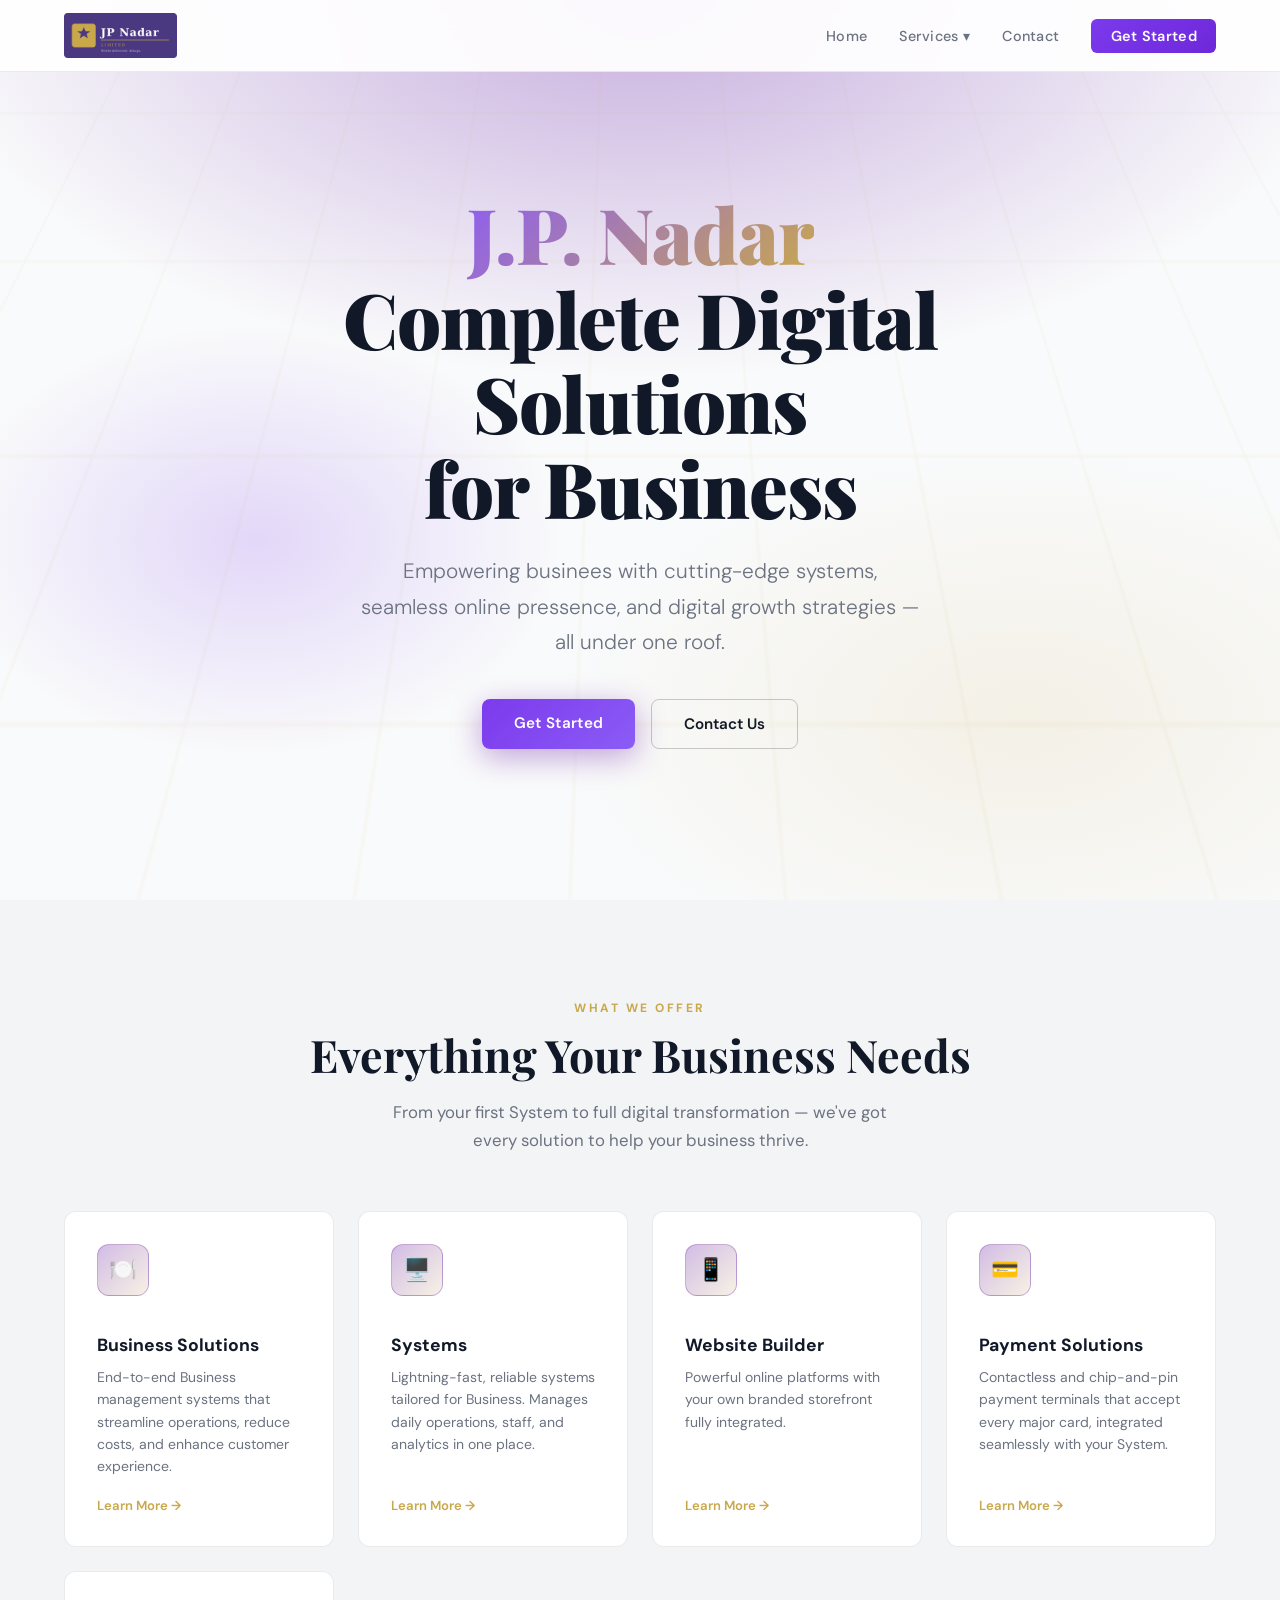
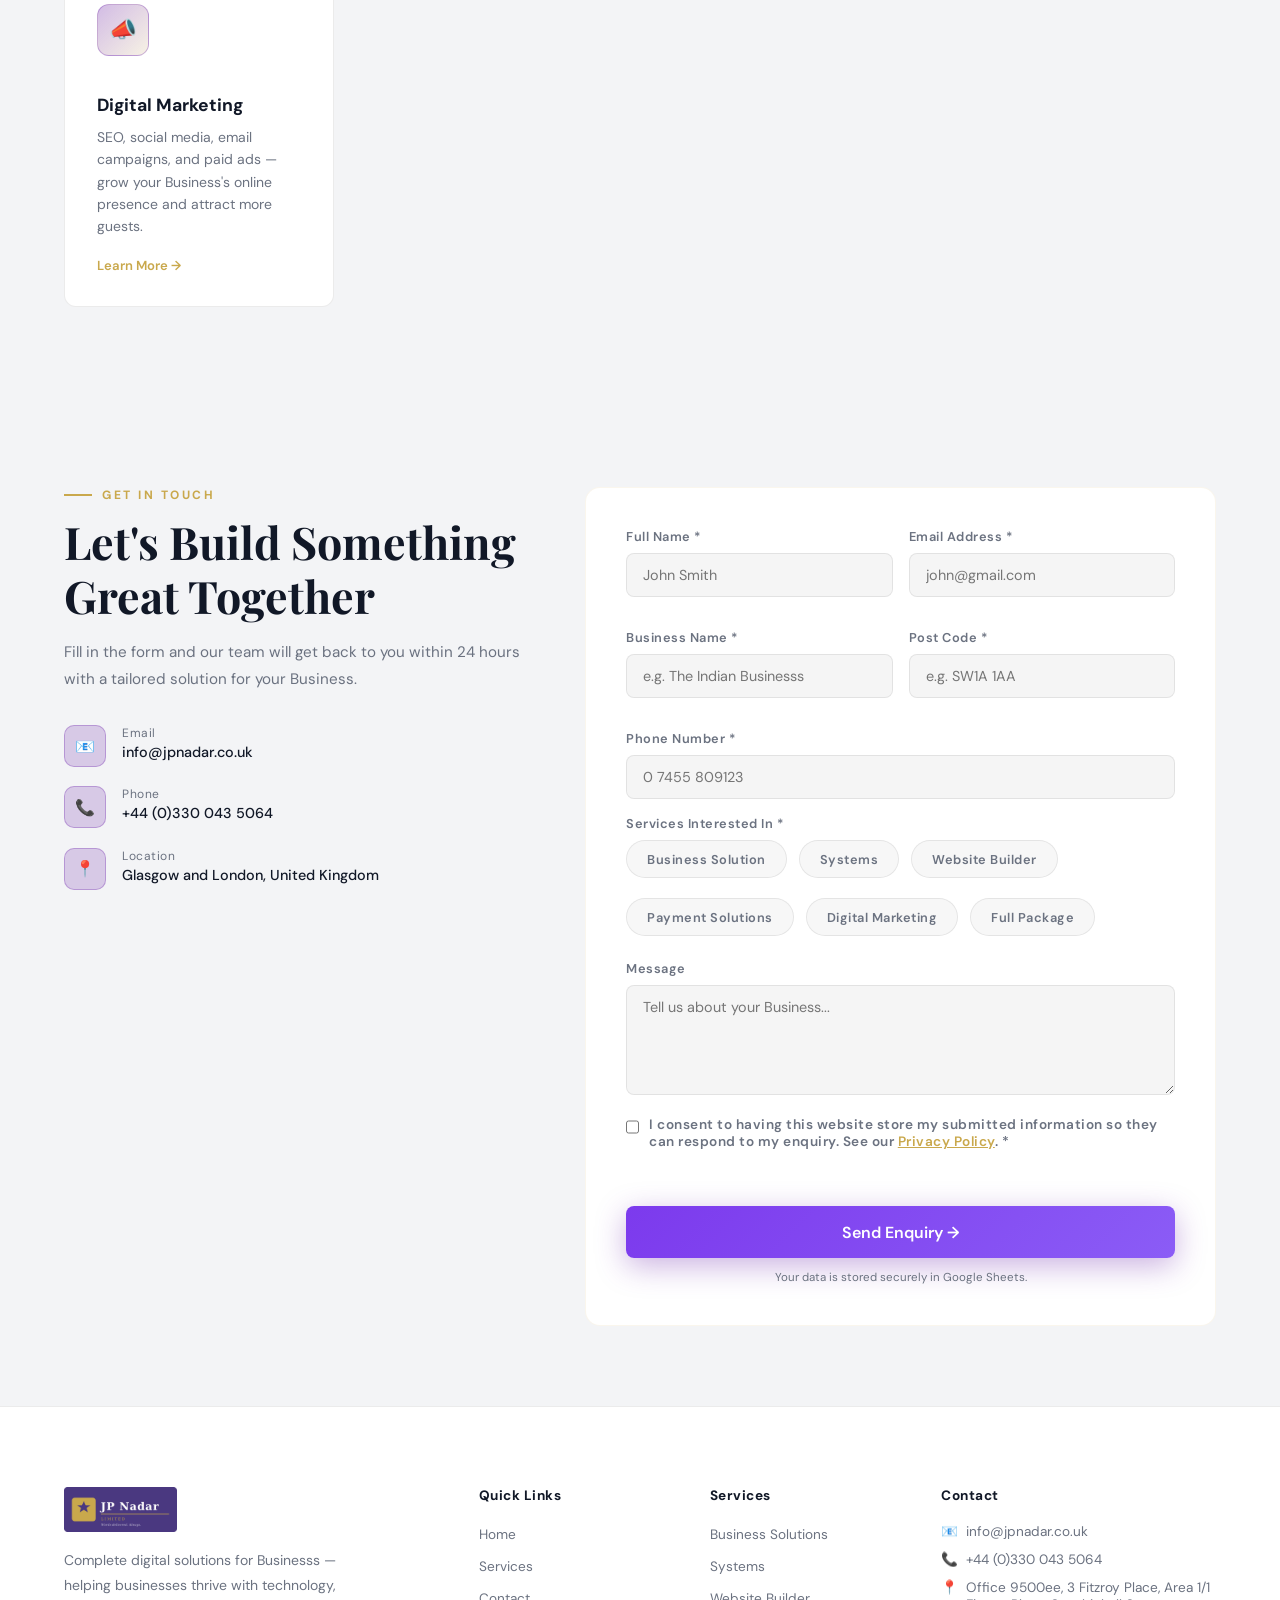
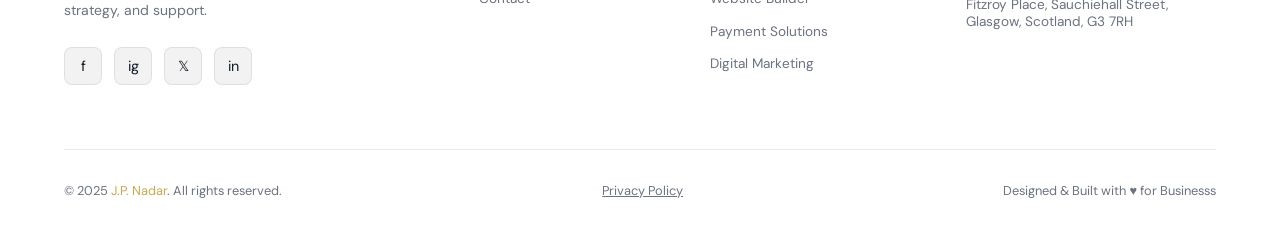
<file: index.html>
<!DOCTYPE html>
<html lang="en">

<head>
  <meta charset="UTF-8" />
  <meta name="viewport" content="width=device-width, initial-scale=1.0" />
  <title>J.P. Nadar | Complete Digital Solutions for Businesss and Takeaways</title>
  <meta name="description"
    content="J.P. Nadar provides complete digital solutions for Businesss — POS Systems, Online Ordering, Card Machines, Business Solutions, and Digital Marketing." />
  <meta name="keywords"
    content="Business POS, online ordering system, card machines, digital marketing, Business solutions, JP Nadar, Takeaways" />
  <meta name="author" content="J.P. Nadar" />
  <meta property="og:title" content="J.P. Nadar | Complete Digital Solutions for Businesss and Takeaways" />
  <meta property="og:description"
    content="Empowering Businesss with cutting-edge technology and digital solutions." />
  <meta property="og:type" content="website" />
  <link rel="preconnect" href="https://fonts.googleapis.com" />
  <link rel="preconnect" href="https://fonts.gstatic.com" crossorigin />
  <link
    href="https://fonts.googleapis.com/css2?family=Playfair+Display:wght@700;900&family=DM+Sans:wght@300;400;500;600&display=swap"
    rel="stylesheet" />
  <link rel="stylesheet" href="style.css">
  <script src="https://www.google.com/recaptcha/api.js" async defer></script>
</head>

<body>

  <!-- ── NAV ── -->
  <nav id="navbar">
    <a href="index.html" class="header-logo"><img src="images/logo.png" alt="J.P. Nadar Logo" /></a>
    <ul class="nav-links">
      <li><a href="index.html">Home</a></li>
      <li class="dropdown">
        <a href="#">Services ▾</a>
        <div class="dropdown-menu">
          <a href="Business-solutions.html">Business Solutions</a>
          <a href="systems.html">Systems</a>
          <a href="website.html">Website Builder</a>
          <a href="payment-solutions.html">Payment Solutions</a>
          <a href="digital-marketing.html">Digital Marketing</a>
        </div>
      </li>
      <li><a href="#contact">Contact</a></li>
      <li><a href="#contact" class="nav-cta">Get Started</a></li>
    </ul>
    <div class="hamburger" onclick="toggleMenu()" id="hamburger">
      <span></span><span></span><span></span>
    </div>
  </nav>
  <div class="mobile-menu" id="mobileMenu">
    <a href="index.html">Home</a>

    <div
      style="padding: 15px 0 5px 0; color: var(--gold); font-size: 0.75rem; font-weight: 700; text-transform: uppercase; letter-spacing: 1px;">
      Our Services</div>

    <a href="Business-solutions.html" class="mobile-sub-link">🍽️ Business Solutions</a>
    <a href="systems.html" class="mobile-sub-link">🖥️ Systems</a>
    <a href="website.html" class="mobile-sub-link">📱 Website Builder</a>
    <a href="payment-solutions.html" class="mobile-sub-link">💳 Payment Solutions</a>
    <a href="digital-marketing.html" class="mobile-sub-link">📣 Digital Marketing</a>

    <a href="#contact">Contact</a>
  </div>

  <section class="hero" id="home">
    <div class="hero-bg"></div>
    <div class="hero-grid"></div>


    <div class="hero-content">
      
      <h1><span class="h1-brand">J.P. Nadar</span><br />Complete Digital Solutions<br />for Business
      </h1>
      <p class="hero-tagline">Empowering businees with cutting-edge systems, seamless online pressence, and
        digital growth strategies — all under one roof.</p>
      <div class="hero-btns">
        <a href="#contact" class="btn-primary">Get Started</a>
        <a href="#contact" class="btn-outline">Contact Us</a>
      </div>
  </section>

  <!-- ── SERVICES ── -->
  <section class="services" id="services">
    <div class="text-center">
      <div class="section-label">What We Offer</div>
      <h2 class="section-title">Everything Your Business Needs</h2>
      <p class="section-sub">From your first System to full digital transformation — we've got every solution to help your
        business thrive.</p>
    </div>
    <div class="services-grid">
      <a href="Business-solutions.html" class="service-card">
        <div class="service-icon">🍽️</div>
        <h3>Business Solutions</h3>
        <p>End-to-end Business management systems that streamline operations, reduce costs, and enhance customer
          experience.</p>
        <span class="learn-more">Learn More →</span>
      </a>

      <a href="systems.html" class="service-card">
        <div class="service-icon">🖥️</div>
        <h3>Systems</h3>
        <p>Lightning-fast, reliable systems tailored for Business. Manages daily operations, staff, and analytics
          in one place.</p>
        <span class="learn-more">Learn More →</span>
      </a>

      <a href="website.html" class="service-card">
        <div class="service-icon">📱</div>
        <h3>Website Builder</h3>
        <p>Powerful online platforms with your own branded storefront fully integrated.
        </p>
        <span class="learn-more">Learn More →</span>
      </a>

      <a href="payment-solutions.html" class="service-card">
        <div class="service-icon">💳</div>
        <h3>Payment Solutions</h3>
        <p>Contactless and chip-and-pin payment terminals that accept every major card, integrated seamlessly with your
          System.</p>
        <span class="learn-more">Learn More →</span>
      </a>

      <a href="digital-marketing.html" class="service-card">
        <div class="service-icon">📣</div>
        <h3>Digital Marketing</h3>
        <p>SEO, social media, email campaigns, and paid ads — grow your Business's online presence and attract more
          guests.</p>
        <span class="learn-more">Learn More →</span>
      </a>
    </div>
    </div>
  </section>

  <!-- ── CONTACT ── -->
  <section class="contact" id="contact" style="background: var(--bg-section); padding: 80px 5%;">
    <div class="contact-container">

      <div class="contact-info">
        <div class="section-label">Get In Touch</div>
        <h2 class="section-title">Let's Build Something Great Together</h2>
        <p style="margin-bottom: 2rem; color: var(--text-muted);">Fill in the form and our team will get back to you
          within 24 hours with a tailored solution for your Business.</p>

        <div class="info-item">
          <div class="info-icon">📧</div>
          <div class="info-text">
            <div class="label">Email</div>
            <div class="value">info@jpnadar.co.uk</div>
          </div>
        </div>
        <div class="info-item">
          <div class="info-icon">📞</div>
          <div class="info-text">
            <div class="label">Phone</div>
            <div class="value">+44 (0)330 043 5064</div>
          </div>
        </div>
        <div class="info-item">
          <div class="info-icon">📍</div>
          <div class="info-text">
            <div class="label">Location</div>
            <div class="value">Glasgow and London, United Kingdom</div>
          </div>
        </div>
      </div>

      <div class="contact-form">
        <form id="contactForm" onsubmit="submitForm(event)" novalidate>
          <div class="form-row" style="display: grid; grid-template-columns: 1fr 1fr; gap: 1rem; margin-bottom: 1rem;">
            <div class="form-group">
              <label>Full Name *</label>
              <input type="text" id="fname" placeholder="John Smith" required />
              <p id="fname-error" class="error-msg"></p>
            </div>
            <div class="form-group">
              <label>Email Address *</label>
              <input type="email" id="femail" placeholder="john@gmail.com" required />
              <p id="femail-error" class="error-msg"></p>
            </div>
          </div>
          <div class="form-row" style="display: grid; grid-template-columns: 1fr 1fr; gap: 1rem; margin-bottom: 1rem;">
            <div class="form-group">
              <label>Business Name *</label>
              <input type="text" id="fBusiness" placeholder="e.g. The Indian Businesss" required />
              <p id="fBusiness-error" class="error-msg"></p>
            </div>
            <div class="form-group">
              <label>Post Code *</label>
              <input type="text" id="fpostcode" placeholder="e.g. SW1A 1AA" required />
              <p id="fpostcode-error" class="error-msg"></p>
            </div>
          </div>
          <div class="form-group" style="margin-bottom: 1rem;">
            <label>Phone Number *</label>
            <input type="tel" id="fphone" placeholder="0 7455 809123" inputmode="numeric" pattern="[+0-9]*"
              oninput="this.value = this.value.replace(/[^0-9+]/g, '')" required />
            <p id="fphone-error" class="error-msg"></p>
          </div>
          <div class="form-group">
            <label>Services Interested In *</label>
            <div class="modern-pill-group" id="fservice-group">
              <label class="modern-pill">
                <input type="checkbox" name="fservice" value="Business Solution"
                  onchange="this.parentElement.classList.toggle('active', this.checked)">
                <span>Business Solution</span>
              </label>
              <label class="modern-pill">
                <input type="checkbox" name="fservice" value="Systems"
                  onchange="this.parentElement.classList.toggle('active', this.checked)">
                <span>Systems</span>
              </label>
              <label class="modern-pill">
                <input type="checkbox" name="fservice" value="Website Builder"
                  onchange="this.parentElement.classList.toggle('active', this.checked)">
                <span>Website Builder</span>
              </label>
              <label class="modern-pill">
                <input type="checkbox" name="fservice" value="Payment Solutions"
                  onchange="this.parentElement.classList.toggle('active', this.checked)">
                <span>Payment Solutions</span>
              </label>
              <label class="modern-pill">
                <input type="checkbox" name="fservice" value="Digital Marketing"
                  onchange="this.parentElement.classList.toggle('active', this.checked)">
                <span>Digital Marketing</span>
              </label>
              <label class="modern-pill">
                <input type="checkbox" name="fservice" value="Full Package"
                  onchange="this.parentElement.classList.toggle('active', this.checked)">
                <span>Full Package</span>
              </label>
            </div>
            <p id="fservice-error" class="error-msg">Please select at least one service.</p>
          </div>
          <div class="form-group">
            <label>Message</label>
            <textarea id="fmessage" placeholder="Tell us about your Business..."></textarea>
          </div>

          <div class="form-group" style="margin-bottom: 1.5rem;">
            <label style="display: flex; align-items: flex-start; gap: 10px; cursor: pointer; font-size: 0.85rem; color: var(--text-muted);">
              <input type="checkbox" id="fgdpr" style="width: 18px; height: 18px; margin-top: 2px; accent-color: var(--purple-light); box-shadow: none;" required />
              <span>I consent to having this website store my submitted information so they can respond to my enquiry. See our <a href="privacy-policy.html" style="color: var(--gold); text-decoration: underline;">Privacy Policy</a>. *</span>
            </label>
            <p id="fgdpr-error" class="error-msg">You must consent to the data policy before submitting.</p>
          </div>

          <div class="form-group"
            style="margin-bottom: 2rem; display: flex; flex-direction: column; align-items: left;">
            <div class="g-recaptcha" data-sitekey="6LeEEscsAAAAAHPrZcJCmQ7Xvyxr7ShXmCd34BF4" data-size="invisible"
              data-badge="inline" data-callback="onCaptchaResolved"></div>
          </div>
          <button type="submit" class="form-submit" id="submitBtn">Send Enquiry →</button>

          <div class="success-msg" id="successMsg">
            ✅ Thank you! Your enquiry has been submitted. We Will get back to you in next 24 Hours.
          </div>
          <p style="font-size:0.72rem;color:var(--text-muted);margin-top:0.75rem;text-align:center;">Your data is stored
            securely in Google Sheets.</p>
        </form>
      </div>

    </div>
  </section>

  <!-- ── FOOTER ── -->
  <footer>
    <div class="footer-grid">
      <div class="footer-brand">
        <a href="index.html" class="footer-logo"><img src="images/logo.png" alt="J.P. Nadar Logo" style="height: 45px; width: auto; margin-bottom: 1rem;" /></a>
        <p>Complete digital solutions for Businesss — helping businesses thrive with technology, strategy, and
          support.</p>
        <div class="footer-social">
          <a class="social-icon" href="#" aria-label="Facebook">f</a>
          <a class="social-icon" href="#" aria-label="Instagram">ig</a>
          <a class="social-icon" href="#" aria-label="Twitter">𝕏</a>
          <a class="social-icon" href="#" aria-label="LinkedIn">in</a>
        </div>
      </div>
      <div class="footer-col">
        <h4>Quick Links</h4>
        <ul>
          <li><a href="index.html">Home</a></li>
          <li><a href="#services">Services</a></li>
          <li><a href="#contact">Contact</a></li>
        </ul>
      </div>
      <div class="footer-col">
        <h4>Services</h4>
        <ul>
          <li><a href="Business-solutions.html">Business Solutions</a></li>
          <li><a href="systems.html">Systems</a></li>
          <li><a href="website.html">Website Builder</a></li>
          <li><a href="payment-solutions.html">Payment Solutions</a></li>
          <li><a href="digital-marketing.html">Digital Marketing</a></li>
        </ul>
      </div>
      <div class="footer-col">
        <h4>Contact</h4>
        <ul class="footer-contact">
          <li><span>📧</span><span>info@jpnadar.co.uk</span></li>
          <li><span>📞</span><span>+44 (0)330 043 5064</span></li>
          <li><span>📍</span><span>Office 9500ee, 3 Fitzroy Place, Area 1/1 Fitzroy Place, Sauchiehall Street, Glasgow, Scotland, G3 7RH
</span></li>
        </ul>
      </div>
    </div>
    <div class="footer-bottom">
      <p>© 2025 <span class="gold-line">J.P. Nadar</span>. All rights reserved.</p>
      <p><a href="privacy-policy.html" style="color: var(--text-muted); text-decoration: underline;">Privacy Policy</a></p>
      <p>Designed & Built with ♥ for Businesss</p>
    </div>
  </footer>

  <script>
    window.onCaptchaResolved = function (token) {
      if (window.resolveCaptcha) window.resolveCaptcha(token);
    };

    /* ── NAV SCROLL ── */
    window.addEventListener('scroll', () => {
      document.getElementById('navbar').style.background =
        window.scrollY > 40 ? 'rgba(255, 255, 255, 0.98)' : 'rgba(255, 255, 255, 0.92)';
    });

    /* ── MOBILE MENU ── */
    function toggleMenu() {
      document.getElementById('mobileMenu').classList.toggle('open');
    }

    // Automatically close the mobile menu when a user clicks a link inside it
    document.querySelectorAll('#mobileMenu a').forEach(link => {
      link.addEventListener('click', () => {
        document.getElementById('mobileMenu').classList.remove('open');
      });
    });

    

    /* ── FORM SUBMISSION TO GOOGLE SHEETS ── */
    async function submitForm(e) {
      e.preventDefault();
      const btn = document.getElementById('submitBtn');
      btn.textContent = 'Sending...'; btn.disabled = true;

      document.querySelectorAll('.error-msg').forEach(el => el.style.display = 'none');
      document.querySelectorAll('.form-group input').forEach(el => el.style.borderColor = '');

      let hasError = false;
      let firstErrorId = null;

      const showError = (id, msg) => {
        const input = document.getElementById(id);
        const errEl = document.getElementById(id + '-error');
        if (input) input.style.borderColor = '#ff4d4f';
        if (errEl) { errEl.textContent = msg; errEl.style.display = 'block'; }
        hasError = true;
        if (!firstErrorId) firstErrorId = id;
      };

      if (!document.getElementById('fname').value.trim()) showError('fname', 'Please enter your full name.');
      const emailVal = document.getElementById('femail').value.trim();
      if (!emailVal || !emailVal.includes('@')) showError('femail', 'Please enter a valid email address.');
      if (!document.getElementById('fBusiness').value.trim()) showError('fBusiness', 'Please enter your Business name.');
      if (!document.getElementById('fpostcode').value.trim()) showError('fpostcode', 'Please enter your post code.');
      if (!document.getElementById('fphone').value.trim()) showError('fphone', 'Please enter your phone number.');
      if (!document.getElementById('fgdpr').checked) showError('fgdpr', 'You must consent to the data policy before submitting.');

      const selectedCheckboxes = Array.from(document.querySelectorAll('input[name="fservice"]:checked'));
      if (selectedCheckboxes.length === 0) {
        document.getElementById('fservice-error').style.display = 'block';
        hasError = true;
        if (!firstErrorId) firstErrorId = 'fservice-group';
      }

      if (hasError) {
        if (firstErrorId) {
          document.getElementById(firstErrorId).scrollIntoView({ behavior: 'smooth', block: 'center' });
        }
        btn.textContent = 'Send Enquiry →';
        btn.disabled = false;
        return;
      }

      let captchaToken = '';
      if (typeof grecaptcha !== 'undefined') {
        try {
          captchaToken = await new Promise((resolve, reject) => {
            const timer = setTimeout(() => reject(new Error('reCAPTCHA timeout')), 10000);
            window.resolveCaptcha = (token) => {
              clearTimeout(timer);
              resolve(token);
            };
            try {
              grecaptcha.execute();
            } catch (err) {
              clearTimeout(timer);
              reject(err);
            }
          });
        } catch (err) {
          console.error("reCAPTCHA Error:", err);
          alert("reCAPTCHA validation failed. Please try submitting again.");
          btn.textContent = 'Send Enquiry →';
          btn.disabled = false;
          return;
        }
      }

      const selectedServices = selectedCheckboxes.map(cb => cb.value).join(', ');

      const payload = {
        name: document.getElementById('fname').value,
        email: document.getElementById('femail').value,
        Business: document.getElementById('fBusiness').value,
        postcode: document.getElementById('fpostcode').value,
        phone: document.getElementById('fphone').value,
        service: selectedServices,
        message: document.getElementById('fmessage').value,
        recaptcha: captchaToken,
        timestamp: new Date().toISOString()
      };

      // ── REPLACE THIS URL with your Google Apps Script Web App URL ──
      const GOOGLE_SCRIPT_URL = 'https://script.google.com/macros/s/AKfycbz25PqxCjQ6UKTTRBvHcpU0Z_xYqwE9Zhn5U66CC0y76JkKRRYFuiOiOKElU7DsFOc5/exec';

      try {
        await fetch(GOOGLE_SCRIPT_URL, {
          method: 'POST',
          mode: 'no-cors',
          headers: { 'Content-Type': 'application/json' },
          body: JSON.stringify(payload)
        });
        document.getElementById('contactForm').reset();
        document.querySelectorAll('.modern-pill').forEach(label => label.classList.remove('active'));
        if (typeof grecaptcha !== 'undefined') grecaptcha.reset();
        document.getElementById('successMsg').classList.add('show');
      } catch (err) {
        // Still show success — no-cors fetch always resolves
        document.getElementById('contactForm').reset();
        document.querySelectorAll('.modern-pill').forEach(label => label.classList.remove('active'));
        if (typeof grecaptcha !== 'undefined') grecaptcha.reset();
        document.getElementById('successMsg').classList.add('show');
      }
      btn.textContent = 'Send Enquiry →'; btn.disabled = false;
    }

    /* ── SCROLL REVEAL ── */
    const observer = new IntersectionObserver((entries) => {
      entries.forEach(e => {
        if (e.isIntersecting) {
          e.target.style.opacity = '1';
          e.target.style.transform = 'translateY(0)';
        }
      });
    }, { threshold: 0.1 });
    document.querySelectorAll('.service-card, .testimonial-card').forEach(el => {
      el.style.opacity = '0';
      el.style.transform = 'translateY(28px)';
      el.style.transition = 'opacity 0.5s ease, transform 0.5s ease';
      observer.observe(el);
    });

  </script>
</body>

</html>
</file>
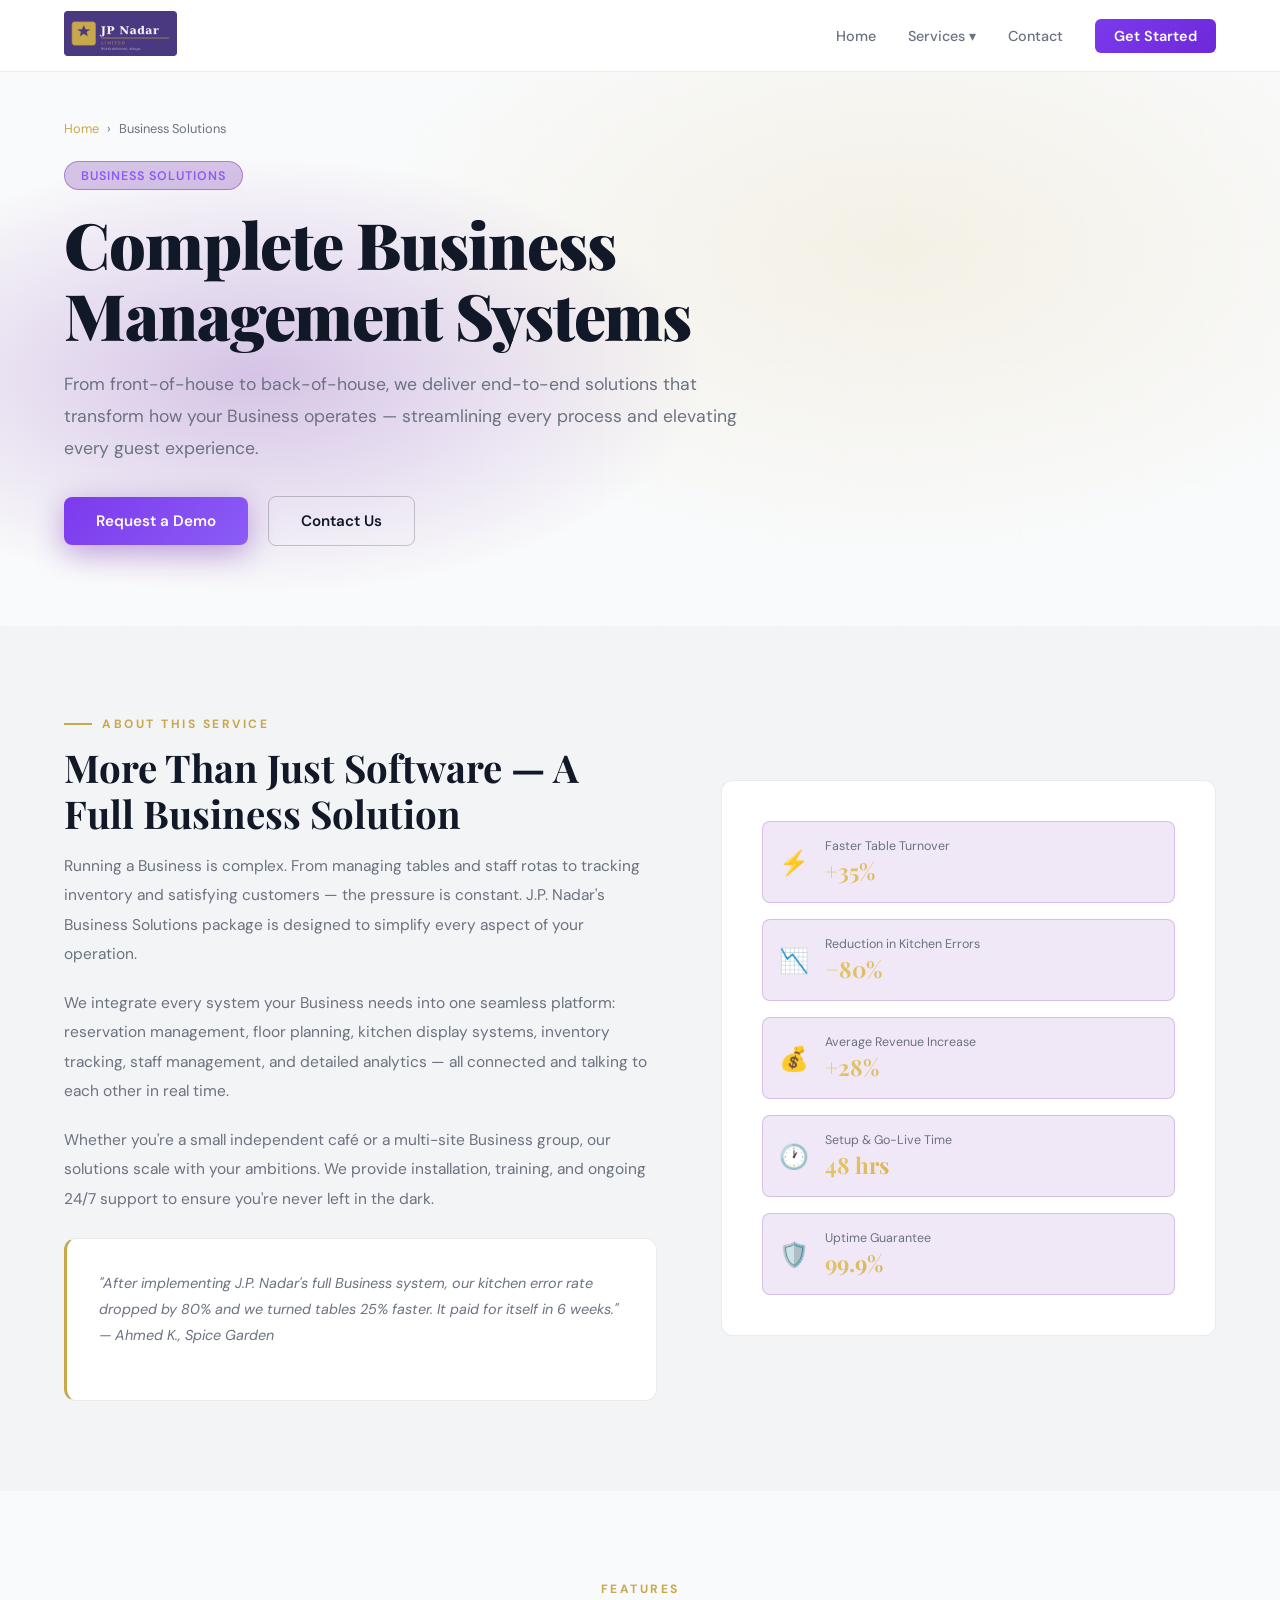
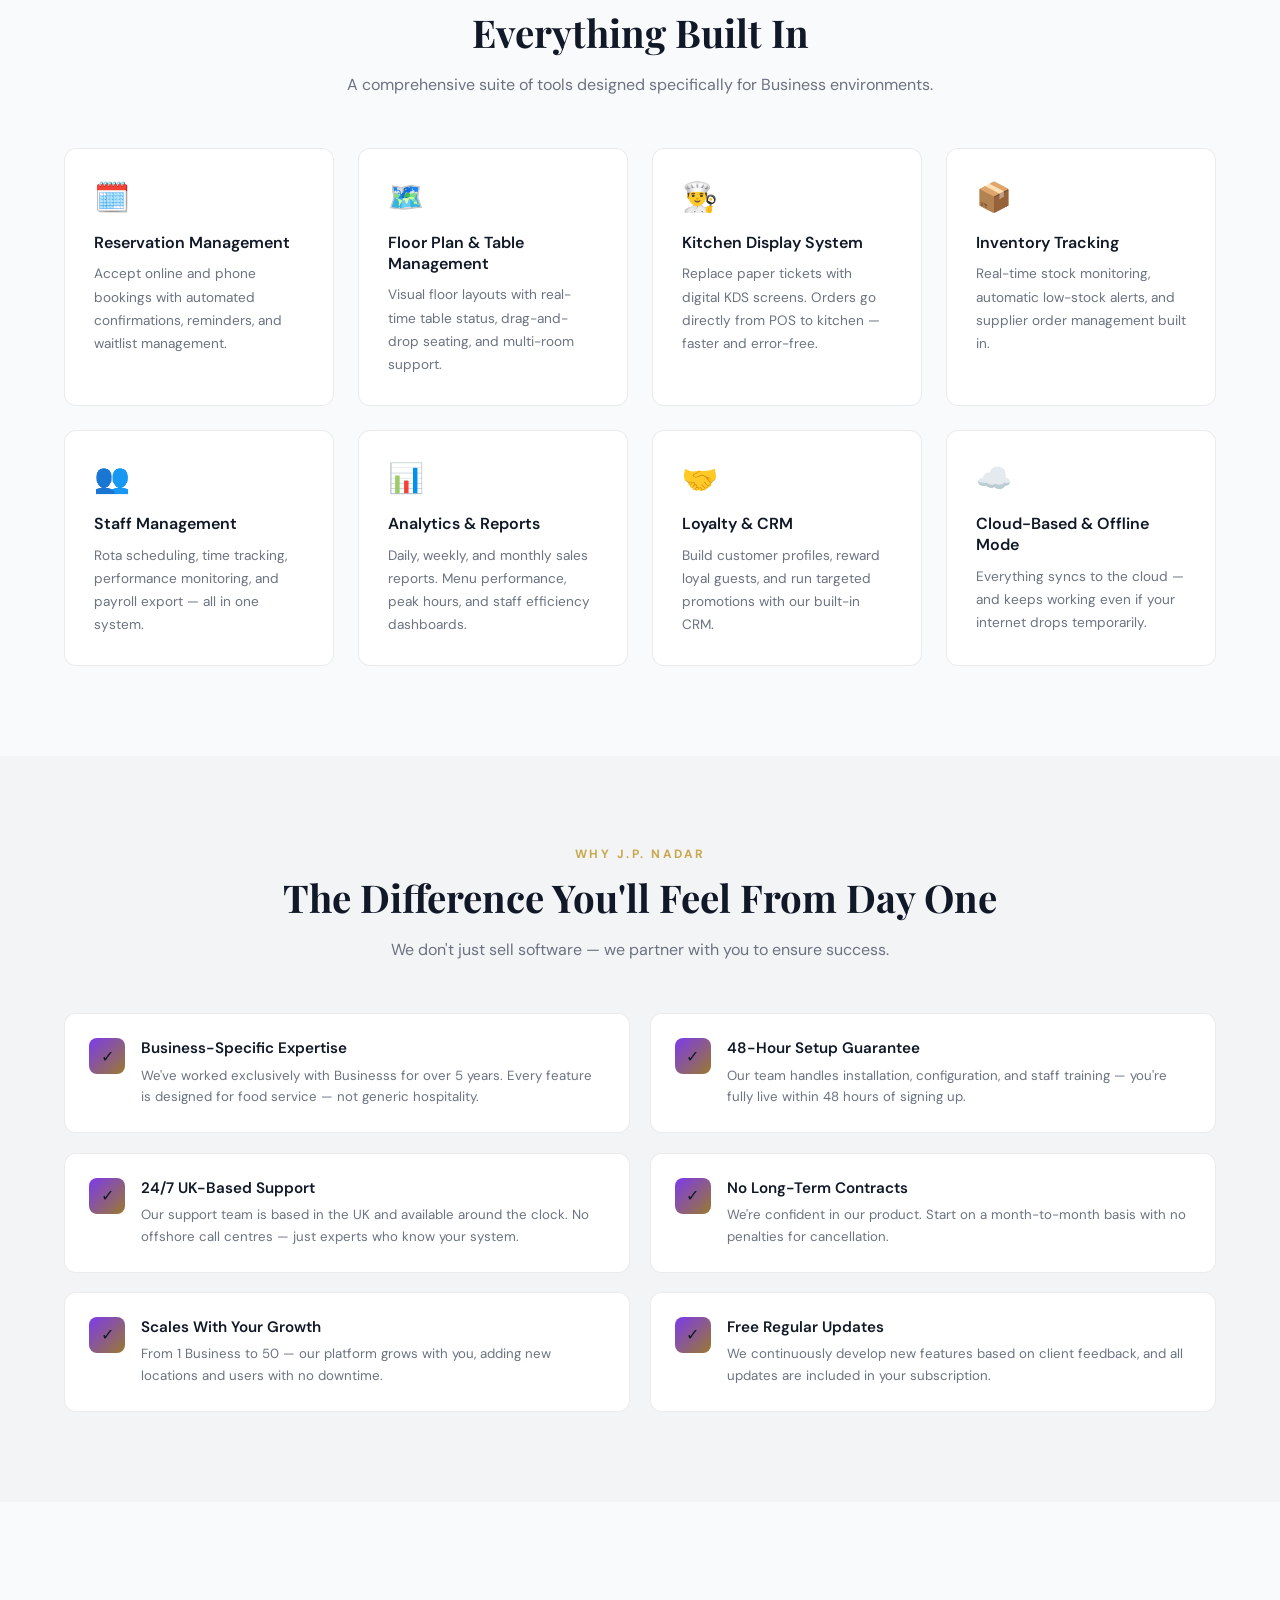
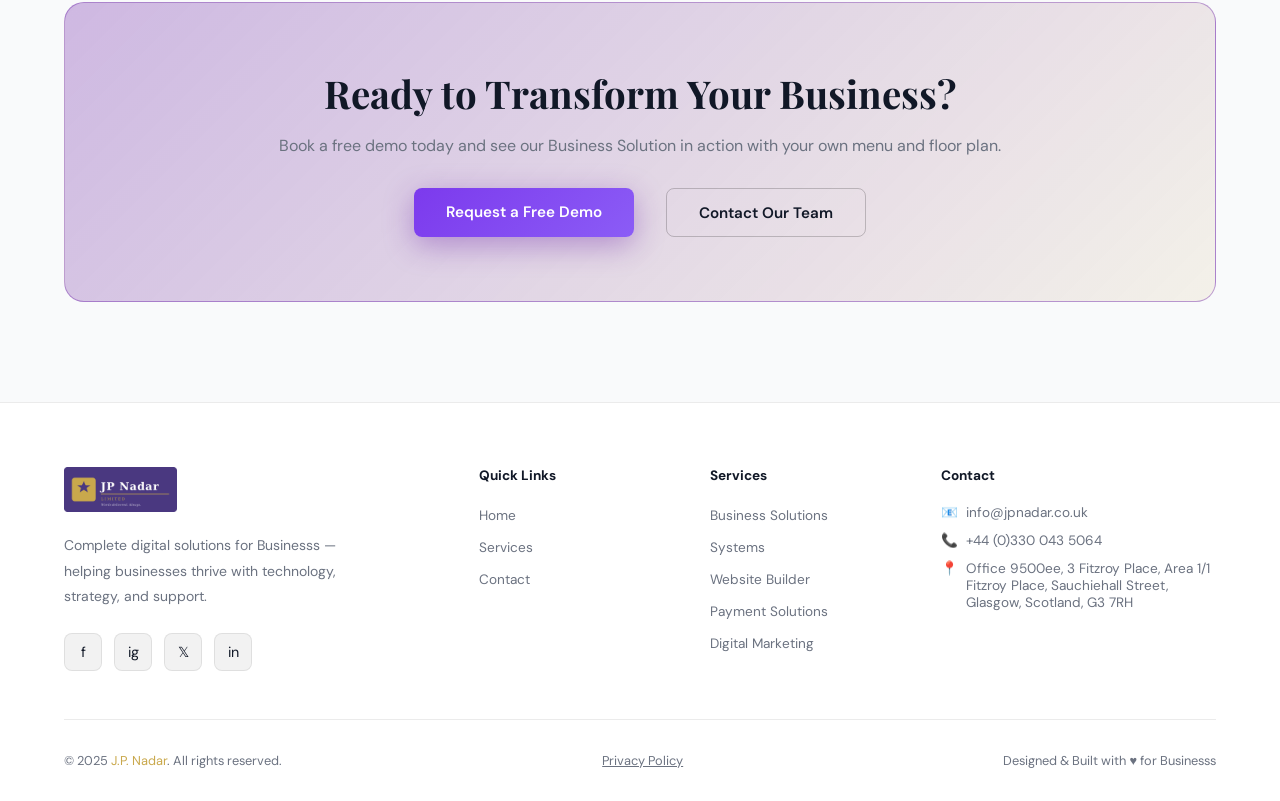
<file: Business-solutions.html>
<!DOCTYPE html>
<html lang="en">
<head>
  <meta charset="UTF-8" />
  <meta name="viewport" content="width=device-width, initial-scale=1.0" />
  <title>Business Solutions | J.P. Nadar</title>
  <meta name="description" content="J.P. Nadar provides complete Business management solutions — streamline operations, cut costs and delight customers." />
  <meta name="keywords" content="Business management system, Business solutions, Business software UK" />
  <link rel="preconnect" href="https://fonts.googleapis.com" />
  <link rel="preconnect" href="https://fonts.gstatic.com" crossorigin />
  <link href="https://fonts.googleapis.com/css2?family=Playfair+Display:wght@700;900&family=DM+Sans:wght@300;400;500;600&display=swap" rel="stylesheet" />
  <link rel="stylesheet" href="style-sub.css" />
</head>
<body>
<nav id="navbar">
  <a href="index.html" class="header-logo"><img src="images/logo.png" alt="J.P. Nadar Logo" /></a>
  <ul class="nav-links">
    <li><a href="index.html">Home</a></li>
    <li class="dropdown">
      <a href="#">Services ▾</a>
      <div class="dropdown-menu">
        <a href="Business-solutions.html">Business Solutions</a>
        <a href="systems.html">Systems</a>
        <a href="website.html">Website Builder</a>
        <a href="payment-solutions.html">Payment Solutions</a>
        <a href="digital-marketing.html">Digital Marketing</a>
      </div>
    </li>
    <li><a href="index.html#contact">Contact</a></li>
    <li><a href="index.html#contact" class="nav-cta">Get Started</a></li>
  </ul>
  <div class="hamburger" onclick="toggleMenu()" id="hamburger">
    <span></span><span></span><span></span>
  </div>
</nav>

<div class="mobile-menu" id="mobileMenu">
  <a href="index.html">Home</a>
  
  <div style="padding: 15px 0 5px 0; color: var(--gold); font-size: 0.75rem; font-weight: 700; text-transform: uppercase; letter-spacing: 1px;">Our Services</div>
  
  <a href="Business-solutions.html" class="mobile-sub-link">🍽️ Business Solutions</a>
  <a href="systems.html" class="mobile-sub-link">🖥️ Systems</a>
  <a href="website.html" class="mobile-sub-link">📱 Website Builder</a> 
  <a href="payment-solutions.html" class="mobile-sub-link">💳 Payment Solutions</a>
  <a href="digital-marketing.html" class="mobile-sub-link">📣 Digital Marketing</a>
  
  <a href="index.html#contact">Contact</a>
</div>

<!-- HERO -->
<section class="page-hero">
  <div class="page-hero-bg"></div><div class="page-hero-grid"></div>
  <div class="page-hero-content">
    <div class="breadcrumb"><a href="index.html">Home</a> › <span>Business Solutions</span></div>
    <div class="service-tag">Business Solutions</div>
    <h1>Complete Business Management Systems</h1>
    <p class="hero-sub">From front-of-house to back-of-house, we deliver end-to-end solutions that transform how your Business operates — streamlining every process and elevating every guest experience.</p>
    <a href="index.html#contact" class="btn-primary">Request a Demo</a>
    <a href="index.html#contact" class="btn-outline">Contact Us</a>
  </div>
</section>

<!-- DESCRIPTION -->
<section class="desc">
  <div class="desc-grid">
    <div class="desc-text">
      <div class="section-label">About This Service</div>
      <h2 class="section-title">More Than Just Software — A Full Business Solution</h2>
      <p>Running a Business is complex. From managing tables and staff rotas to tracking inventory and satisfying customers — the pressure is constant. J.P. Nadar's Business Solutions package is designed to simplify every aspect of your operation.</p>
      <p>We integrate every system your Business needs into one seamless platform: reservation management, floor planning, kitchen display systems, inventory tracking, staff management, and detailed analytics — all connected and talking to each other in real time.</p>
      <p>Whether you're a small independent café or a multi-site Business group, our solutions scale with your ambitions. We provide installation, training, and ongoing 24/7 support to ensure you're never left in the dark.</p>
      <div class="highlight-box"><p>"After implementing J.P. Nadar's full Business system, our kitchen error rate dropped by 80% and we turned tables 25% faster. It paid for itself in 6 weeks." — Ahmed K., Spice Garden</p></div>
    </div>
    <div class="desc-visual">
      <div class="metric-item"><div class="metric-icon">⚡</div><div><div class="metric-label">Faster Table Turnover</div><div class="metric-val">+35%</div></div></div>
      <div class="metric-item"><div class="metric-icon">📉</div><div><div class="metric-label">Reduction in Kitchen Errors</div><div class="metric-val">−80%</div></div></div>
      <div class="metric-item"><div class="metric-icon">💰</div><div><div class="metric-label">Average Revenue Increase</div><div class="metric-val">+28%</div></div></div>
      <div class="metric-item"><div class="metric-icon">🕐</div><div><div class="metric-label">Setup & Go-Live Time</div><div class="metric-val">48 hrs</div></div></div>
      <div class="metric-item"><div class="metric-icon">🛡️</div><div><div class="metric-label">Uptime Guarantee</div><div class="metric-val">99.9%</div></div></div>
    </div>
  </div>
</section>

<!-- FEATURES -->
<section class="features">
  <div class="text-center">
    <div class="section-label">Features</div>
    <h2 class="section-title">Everything Built In</h2>
    <p class="section-sub">A comprehensive suite of tools designed specifically for Business environments.</p>
  </div>
  <div class="features-grid">
    <div class="feature-card"><div class="feature-icon">🗓️</div><h3>Reservation Management</h3><p>Accept online and phone bookings with automated confirmations, reminders, and waitlist management.</p></div>
    <div class="feature-card"><div class="feature-icon">🗺️</div><h3>Floor Plan & Table Management</h3><p>Visual floor layouts with real-time table status, drag-and-drop seating, and multi-room support.</p></div>
    <div class="feature-card"><div class="feature-icon">👨‍🍳</div><h3>Kitchen Display System</h3><p>Replace paper tickets with digital KDS screens. Orders go directly from POS to kitchen — faster and error-free.</p></div>
    <div class="feature-card"><div class="feature-icon">📦</div><h3>Inventory Tracking</h3><p>Real-time stock monitoring, automatic low-stock alerts, and supplier order management built in.</p></div>
    <div class="feature-card"><div class="feature-icon">👥</div><h3>Staff Management</h3><p>Rota scheduling, time tracking, performance monitoring, and payroll export — all in one system.</p></div>
    <div class="feature-card"><div class="feature-icon">📊</div><h3>Analytics & Reports</h3><p>Daily, weekly, and monthly sales reports. Menu performance, peak hours, and staff efficiency dashboards.</p></div>
    <div class="feature-card"><div class="feature-icon">🤝</div><h3>Loyalty & CRM</h3><p>Build customer profiles, reward loyal guests, and run targeted promotions with our built-in CRM.</p></div>
    <div class="feature-card"><div class="feature-icon">☁️</div><h3>Cloud-Based & Offline Mode</h3><p>Everything syncs to the cloud — and keeps working even if your internet drops temporarily.</p></div>
  </div>
</section>

<!-- WHY US -->
<section class="why-us">
  <div class="text-center">
    <div class="section-label">Why J.P. Nadar</div>
    <h2 class="section-title">The Difference You'll Feel From Day One</h2>
    <p class="section-sub">We don't just sell software — we partner with you to ensure success.</p>
  </div>
  <div class="why-grid">
    <div class="why-item"><div class="why-check">✓</div><div><h4>Business-Specific Expertise</h4><p>We've worked exclusively with Businesss for over 5 years. Every feature is designed for food service — not generic hospitality.</p></div></div>
    <div class="why-item"><div class="why-check">✓</div><div><h4>48-Hour Setup Guarantee</h4><p>Our team handles installation, configuration, and staff training — you're fully live within 48 hours of signing up.</p></div></div>
    <div class="why-item"><div class="why-check">✓</div><div><h4>24/7 UK-Based Support</h4><p>Our support team is based in the UK and available around the clock. No offshore call centres — just experts who know your system.</p></div></div>
    <div class="why-item"><div class="why-check">✓</div><div><h4>No Long-Term Contracts</h4><p>We're confident in our product. Start on a month-to-month basis with no penalties for cancellation.</p></div></div>
    <div class="why-item"><div class="why-check">✓</div><div><h4>Scales With Your Growth</h4><p>From 1 Business to 50 — our platform grows with you, adding new locations and users with no downtime.</p></div></div>
    <div class="why-item"><div class="why-check">✓</div><div><h4>Free Regular Updates</h4><p>We continuously develop new features based on client feedback, and all updates are included in your subscription.</p></div></div>
  </div>
</section>

<!-- CTA -->
<section class="cta-section">
  <div class="cta-box">
    <h2>Ready to Transform Your Business?</h2>
    <p>Book a free demo today and see our Business Solution in action with your own menu and floor plan.</p>
    <div class="cta-btns">
      <a href="index.html#contact" class="btn-primary">Request a Free Demo</a>
      <a href="index.html#contact" class="btn-outline">Contact Our Team</a>
    </div>
  </div>
</section>

<!-- FOOTER -->
<footer>
  <div class="footer-grid">
    <div class="footer-brand">
      <a href="index.html" class="footer-logo"><img src="images/logo.png" alt="J.P. Nadar Logo" style="height: 45px; width: auto; margin-bottom: 1rem;" /></a>
        <p>Complete digital solutions for Businesss — helping businesses thrive with technology, strategy, and
          support.</p>
      <div class="footer-social">
        <a class="social-icon" href="#" aria-label="Facebook">f</a>
        <a class="social-icon" href="#" aria-label="Instagram">ig</a>
        <a class="social-icon" href="#" aria-label="Twitter">𝕏</a>
        <a class="social-icon" href="#" aria-label="LinkedIn">in</a>
      </div>
    </div>
    <div class="footer-col">
      <h4>Quick Links</h4>
      <ul>
        <li><a href="index.html">Home</a></li>
          <li><a href="index.html#services">Services</a></li>
          <li><a href="index.html#contact">Contact</a></li>
      </ul>
    </div>
    <div class="footer-col">
      <h4>Services</h4>
      <ul>
        <li><a href="Business-solutions.html">Business Solutions</a></li>
          <li><a href="systems.html">Systems</a></li>
          <li><a href="website.html">Website Builder</a></li>
          <li><a href="payment-solutions.html">Payment Solutions</a></li>
        <li><a href="digital-marketing.html">Digital Marketing</a></li>
      </ul>
    </div>
    <div class="footer-col">
      <h4>Contact</h4>
      <ul class="footer-contact">
          <li><span>📧</span><span>info@jpnadar.co.uk</span></li>
          <li><span>📞</span><span>+44 (0)330 043 5064</span></li>
          <li><span>📍</span><span>Office 9500ee, 3 Fitzroy Place, Area 1/1 Fitzroy Place, Sauchiehall Street, Glasgow, Scotland, G3 7RH
</span></li>
      </ul>
    </div>
  </div>
  <div class="footer-bottom">
    <p>© 2025 <span class="gold-line">J.P. Nadar</span>. All rights reserved.</p>
    <p><a href="privacy-policy.html" style="color: var(--text-muted); text-decoration: underline;">Privacy Policy</a></p>
    <p>Designed & Built with ♥ for Businesss</p>
  </div>
</footer>
</body>
</html>


<script>
  function toggleMenu() {
    document.getElementById('mobileMenu').classList.toggle('open');
  }

  // Change nav background on scroll
  window.addEventListener('scroll', () => {
    const nav = document.getElementById('navbar');
    if (window.scrollY > 40) {
      nav.style.background = 'rgba(255,255,255,0.98)';
    } else {
      nav.style.background = 'rgba(255,255,255,0.92)';
    }
  });
</script>
</file>
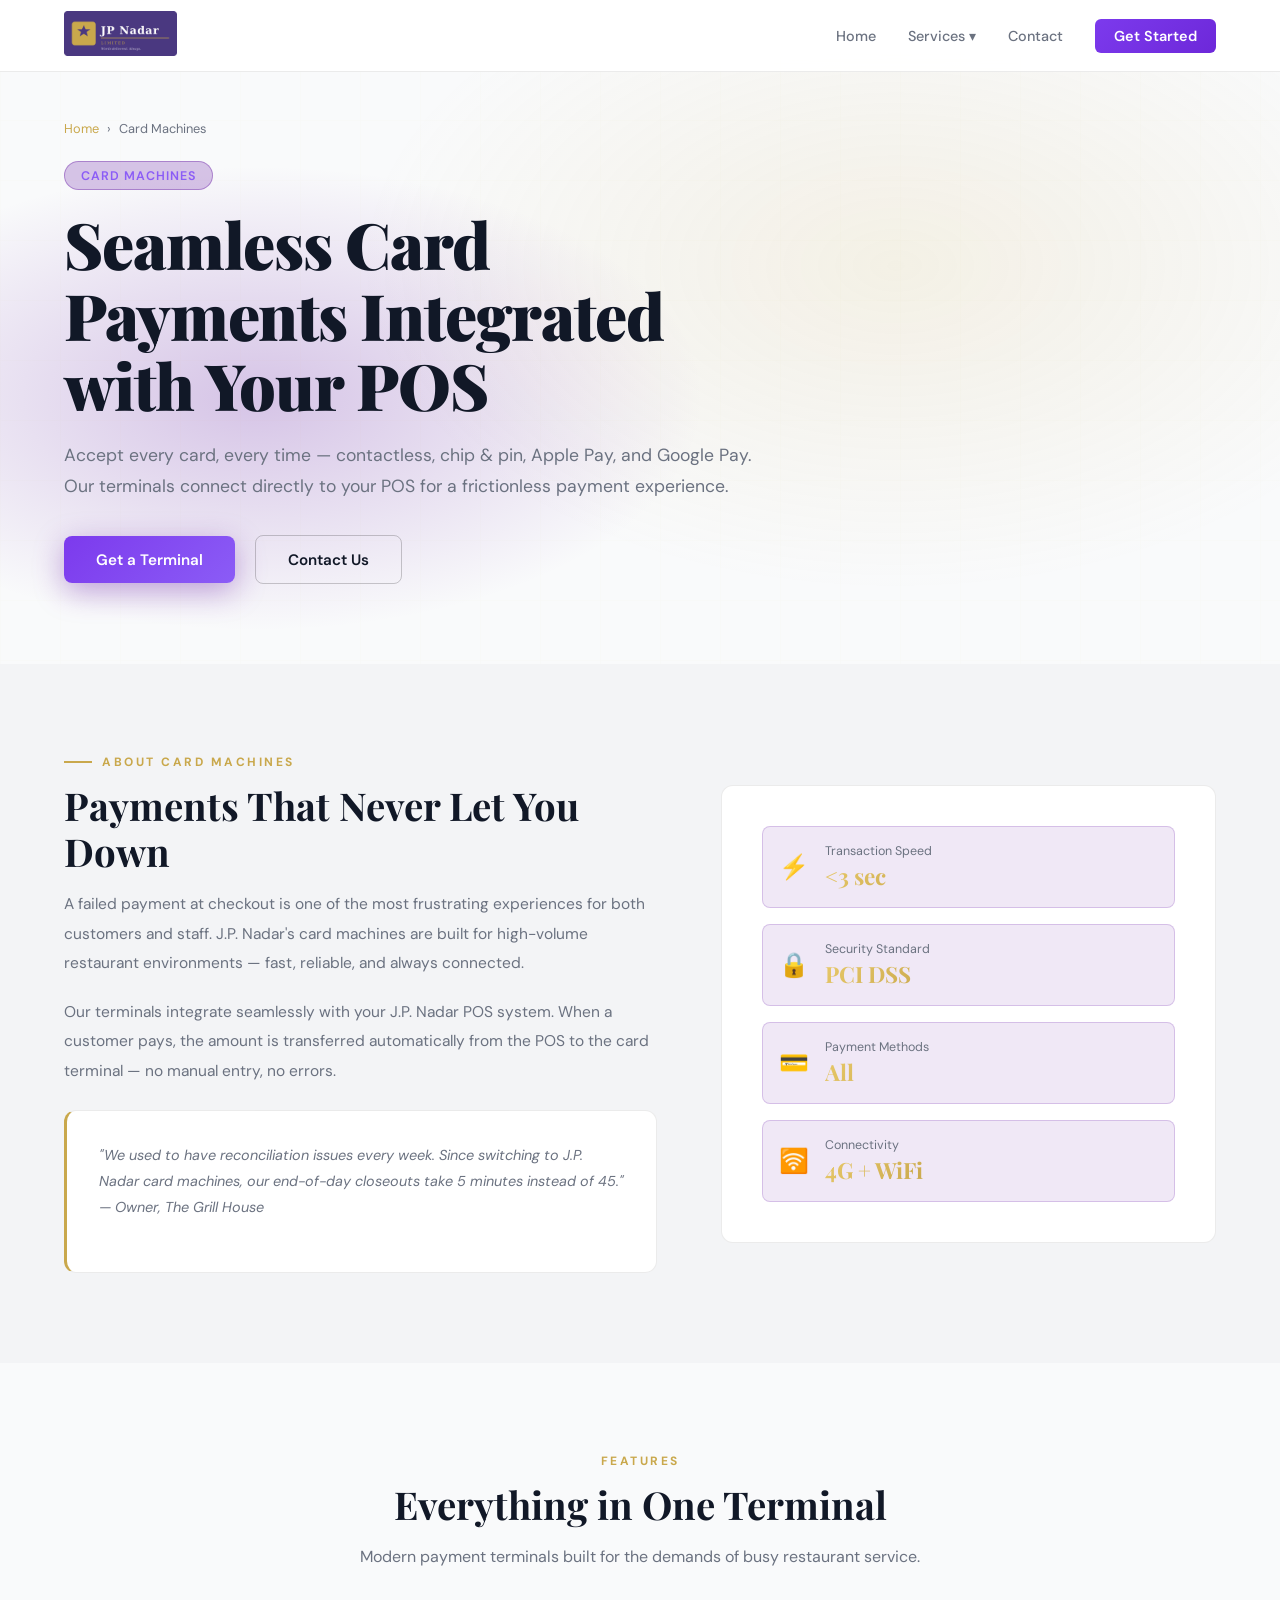
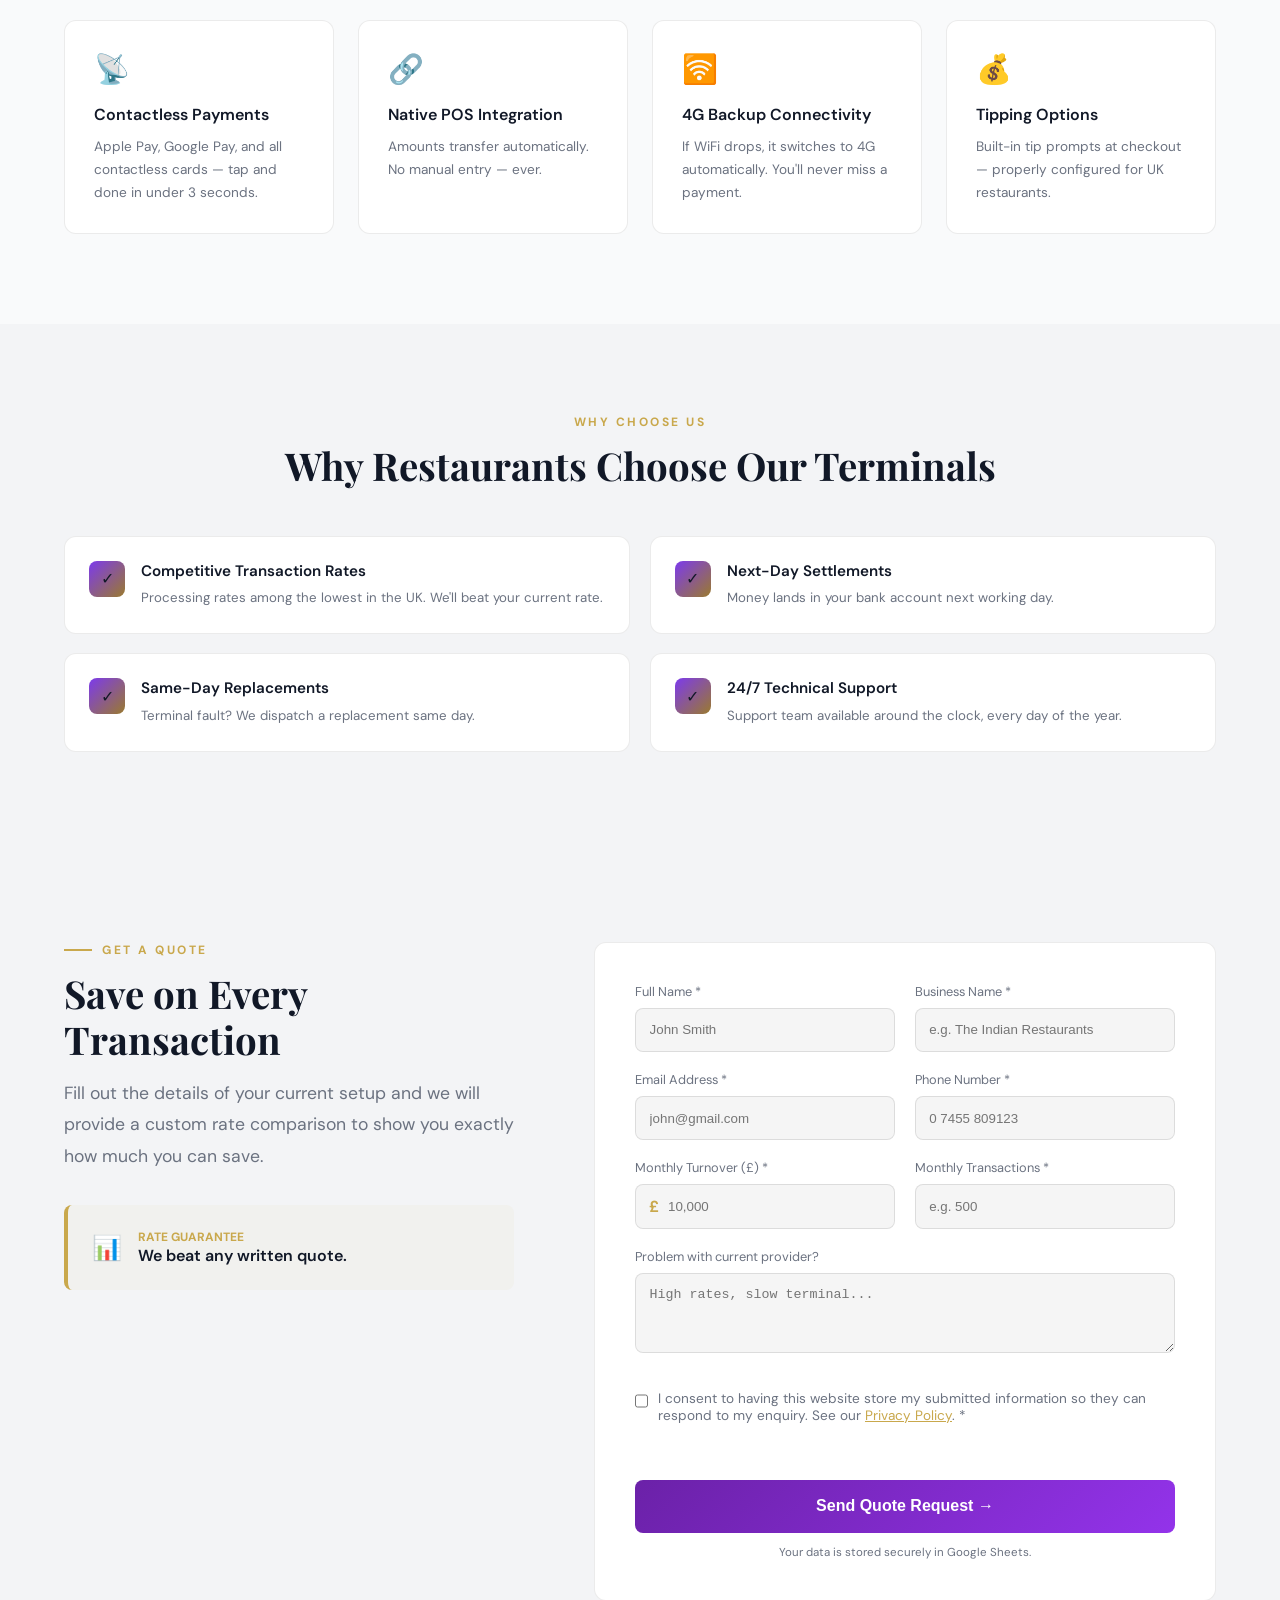
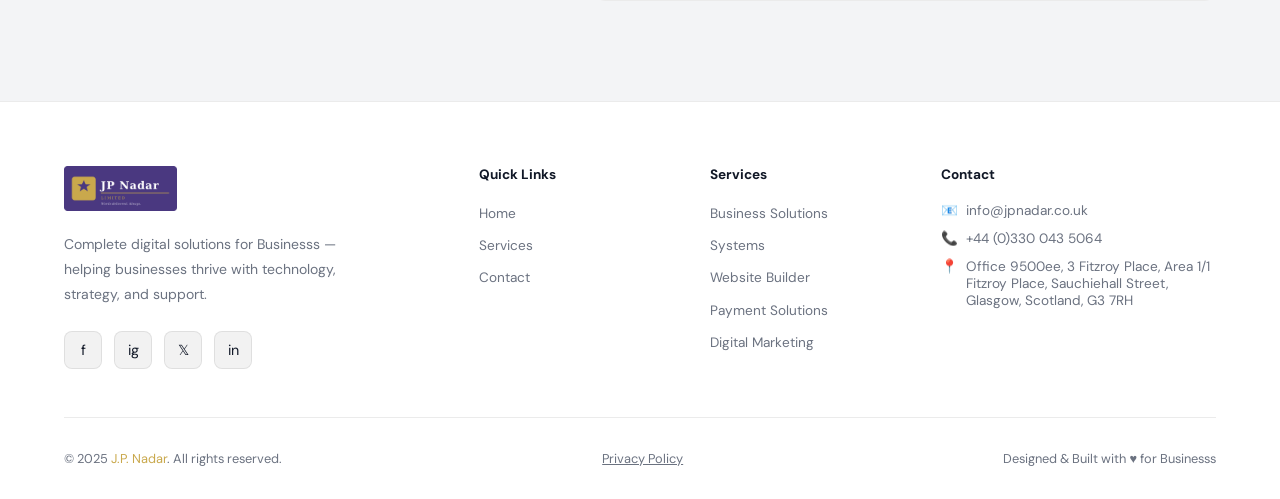
<file: card-machines.html>
<!DOCTYPE html>
<html lang="en">

<head>
  <meta charset="UTF-8" />
  <meta name="viewport" content="width=device-width, initial-scale=1.0" />
  <title>Card Machines | J.P. Nadar</title>
  <meta name="description"
    content="Integrated card payment terminals for restaurants — contactless, chip & pin, and fully synced with your POS system." />
  <meta name="keywords"
    content="restaurant card machine, payment terminal restaurant UK, contactless payment restaurant" />
  <link rel="preconnect" href="https://fonts.googleapis.com" />
  <link rel="preconnect" href="https://fonts.gstatic.com" crossorigin />
  <link
    href="https://fonts.googleapis.com/css2?family=Playfair+Display:wght@700;900&family=DM+Sans:wght@300;400;500;600&display=swap"
    rel="stylesheet" />
  <link rel="stylesheet" href="style-sub.css" />
  <script src="https://www.google.com/recaptcha/api.js" async defer></script>

  <style>
    /* ── DYNAMIC FORM LAYOUT ENGINE ── */
    .contact-container {
      display: flex;
      flex-direction: row;
      gap: 5rem;
      max-width: 1200px;
      margin: 0 auto;
      align-items: flex-start;
    }

    .contact-info {
      flex: 1;
    }

    .contact-form-container {
      flex: 1.2;
      background: #FFFFFF;
      border: 1px solid var(--border);
      border-radius: 12px;
      padding: 2.5rem;
    }

    .form-row {
      display: grid;
      grid-template-columns: 1fr 1fr;
      gap: 1.2rem;
      margin-bottom: 1.2rem;
    }

    /* 📱 MOBILE RESPONSIVE LOGIC ── */
    @media (max-width: 992px) {
      .contact-container {
        flex-direction: column;
        gap: 3rem;
      }

      .form-row {
        grid-template-columns: 1fr;
        gap: 1rem;
      }

      .contact-form-container {
        padding: 1.5rem;
        width: 100%;
      }

      .section-title {
        font-size: 2.2rem !important;
        line-height: 1.2;
      }
    }

    input:focus,
    textarea:focus {
      outline: none;
      border-color: #6D28D9 !important;
      background: rgba(0, 0, 0, 0.04) !important;
    }

    .error-msg {
      color: #ff4d4f;
      font-size: 0.75rem;
      margin-top: 0.4rem;
      display: none;
      font-weight: 500;
    }
  </style>
</head>

<body>

  <nav id="navbar">
    <a href="index.html" class="header-logo"><img src="images/logo.png" alt="J.P. Nadar Logo" /></a>
    <ul class="nav-links">
      <li><a href="index.html">Home</a></li>
      <li class="dropdown">
        <a href="#">Services ▾</a>
        <div class="dropdown-menu">
          <a href="Business-solutions.html">Business Solutions</a>
          <a href="systems.html">Systems</a>
          <a href="website.html">Website Builder</a>
          <a href="payment-solutions.html">Payment Solutions</a>
          <a href="digital-marketing.html">Digital Marketing</a>
        </div>
      </li>
    <li><a href="index.html#contact">Contact</a></li>
    <li><a href="index.html#contact" class="nav-cta">Get Started</a></li>
    </ul>
    <div class="hamburger" onclick="toggleMenu()" id="hamburger">
      <span></span><span></span><span></span>
    </div>
  </nav>

  <div class="mobile-menu" id="mobileMenu">
    <a href="index.html">Home</a>
    <div
      style="padding: 15px 0 5px 0; color: var(--gold); font-size: 0.75rem; font-weight: 700; text-transform: uppercase; letter-spacing: 1px;">
      Our Services</div>
    <a href="Business-solutions.html" class="mobile-sub-link">🍽️ Business Solutions</a>
  <a href="systems.html" class="mobile-sub-link">🖥️ Systems</a>
  <a href="website.html" class="mobile-sub-link">📱 Website Builder</a>
  <a href="payment-solutions.html" class="mobile-sub-link">💳 Payment Solutions</a>
    <a href="digital-marketing.html" class="mobile-sub-link">📣 Digital Marketing</a>
  <a href="index.html#contact">Contact</a>
  </div>

  <section class="page-hero">
    <div class="page-hero-grid"></div>
    <div class="page-hero-content">
      <div class="breadcrumb"><a href="index.html">Home</a> › <span>Card Machines</span></div>
      <div class="service-tag">Card Machines</div>
      <h1>Seamless Card Payments Integrated with Your POS</h1>
      <p class="hero-sub">Accept every card, every time — contactless, chip & pin, Apple Pay, and Google Pay. Our
        terminals connect directly to your POS for a frictionless payment experience.</p>
      <a href="#contact" class="btn-primary">Get a Terminal</a>
      <a href="#contact" class="btn-outline">Contact Us</a>
    </div>
  </section>

  <section class="desc">
    <div class="desc-grid">
      <div class="desc-text">
        <div class="section-label">About Card Machines</div>
        <h2 class="section-title">Payments That Never Let You Down</h2>
        <p>A failed payment at checkout is one of the most frustrating experiences for both customers and staff. J.P.
          Nadar's card machines are built for high-volume restaurant environments — fast, reliable, and always
          connected.</p>
        <p>Our terminals integrate seamlessly with your J.P. Nadar POS system. When a customer pays, the amount is
          transferred automatically from the POS to the card terminal — no manual entry, no errors.</p>
        <div class="highlight-box">
          <p>"We used to have reconciliation issues every week. Since switching to J.P. Nadar card machines, our
            end-of-day closeouts take 5 minutes instead of 45." — Owner, The Grill House</p>
        </div>
      </div>
      <div class="desc-visual">
        <div class="metric-item">
          <div class="metric-icon">⚡</div>
          <div>
            <div class="metric-label">Transaction Speed</div>
            <div class="metric-val">&lt;3 sec</div>
          </div>
        </div>
        <div class="metric-item">
          <div class="metric-icon">🔒</div>
          <div>
            <div class="metric-label">Security Standard</div>
            <div class="metric-val">PCI DSS</div>
          </div>
        </div>
        <div class="metric-item">
          <div class="metric-icon">💳</div>
          <div>
            <div class="metric-label">Payment Methods</div>
            <div class="metric-val">All</div>
          </div>
        </div>
        <div class="metric-item">
          <div class="metric-icon">🛜</div>
          <div>
            <div class="metric-label">Connectivity</div>
            <div class="metric-val">4G + WiFi</div>
          </div>
        </div>
      </div>
    </div>
  </section>

  <section class="features">
    <div class="text-center">
      <div class="section-label">Features</div>
      <h2 class="section-title">Everything in One Terminal</h2>
      <p class="section-sub">Modern payment terminals built for the demands of busy restaurant service.</p>
    </div>
    <div class="features-grid">
      <div class="feature-card">
        <div class="feature-icon">📡</div>
        <h3>Contactless Payments</h3>
        <p>Apple Pay, Google Pay, and all contactless cards — tap and done in under 3 seconds.</p>
      </div>
      <div class="feature-card">
        <div class="feature-icon">🔗</div>
        <h3>Native POS Integration</h3>
        <p>Amounts transfer automatically. No manual entry — ever.</p>
      </div>
      <div class="feature-card">
        <div class="feature-icon">🛜</div>
        <h3>4G Backup Connectivity</h3>
        <p>If WiFi drops, it switches to 4G automatically. You'll never miss a payment.</p>
      </div>
      <div class="feature-card">
        <div class="feature-icon">💰</div>
        <h3>Tipping Options</h3>
        <p>Built-in tip prompts at checkout — properly configured for UK restaurants.</p>
      </div>
    </div>
  </section>

  <section class="why-us">
    <div class="text-center">
      <div class="section-label">Why Choose Us</div>
      <h2 class="section-title">Why Restaurants Choose Our Terminals</h2>
    </div>
    <div class="why-grid">
      <div class="why-item">
        <div class="why-check">✓</div>
        <div>
          <h4>Competitive Transaction Rates</h4>
          <p>Processing rates among the lowest in the UK. We'll beat your current rate.</p>
        </div>
      </div>
      <div class="why-item">
        <div class="why-check">✓</div>
        <div>
          <h4>Next-Day Settlements</h4>
          <p>Money lands in your bank account next working day.</p>
        </div>
      </div>
      <div class="why-item">
        <div class="why-check">✓</div>
        <div>
          <h4>Same-Day Replacements</h4>
          <p>Terminal fault? We dispatch a replacement same day.</p>
        </div>
      </div>
      <div class="why-item">
        <div class="why-check">✓</div>
        <div>
          <h4>24/7 Technical Support</h4>
          <p>Support team available around the clock, every day of the year.</p>
        </div>
      </div>
    </div>
  </section>

  <section class="contact" id="contact" style="background: #F3F4F6; padding: 100px 5%;">
    <div class="contact-container">
      <div class="contact-info">
        <div class="section-label">Get a Quote</div>
        <h2 class="section-title">Save on Every Transaction</h2>
        <p style="color: #6B7280; line-height: 1.8; margin-bottom: 2rem; font-size: 1.1rem;">
          Fill out the details of your current setup and we will provide a custom rate comparison to show you exactly
          how much you can save.
        </p>
        <div
          style="display: flex; gap: 1rem; align-items: center; background: rgba(201,168,76,0.05); padding: 1.5rem; border-radius: 8px; border-left: 4px solid #C9A84C;">
          <div style="font-size: 1.5rem;">📊</div>
          <div>
            <div style="font-size: 0.75rem; color: #C9A84C; font-weight: 700; text-transform: uppercase;">Rate Guarantee
            </div>
            <div style="font-weight: 600; color: #111827;">We beat any written quote.</div>
          </div>
        </div>
      </div>

      <div class="contact-form-container">
        <form id="cardMachineForm" onsubmit="submitCardForm(event)" novalidate>
          <div class="form-row">
            <div class="form-group">
              <label style="display: block; font-size: 0.8rem; margin-bottom: 0.5rem; color: #6B7280;">Full Name
                *</label>
              <input type="text" id="fname" placeholder="John Smith" required
                style="width: 100%; padding: 0.85rem; background: rgba(0,0,0,0.04); border: 1px solid rgba(0,0,0,0.1); border-radius: 8px; color: #111827;">
              <p id="fname-error" class="error-msg"></p>
            </div>
            <div class="form-group">
              <label style="display: block; font-size: 0.8rem; margin-bottom: 0.5rem; color: #6B7280;">Business Name
                *</label>
              <input type="text" id="fbizname" placeholder="e.g. The Indian Restaurants" required
                style="width: 100%; padding: 0.85rem; background: rgba(0,0,0,0.04); border: 1px solid rgba(0,0,0,0.1); border-radius: 8px; color: #111827;">
              <p id="fbizname-error" class="error-msg"></p>
            </div>
          </div>
          <div class="form-row">
            <div class="form-group">
              <label style="display: block; font-size: 0.8rem; margin-bottom: 0.5rem; color: #6B7280;">Email Address
                *</label>
              <input type="email" id="femail" placeholder="john@gmail.com" required
                style="width: 100%; padding: 0.85rem; background: rgba(0,0,0,0.04); border: 1px solid rgba(0,0,0,0.1); border-radius: 8px; color: #111827;">
              <p id="femail-error" class="error-msg"></p>
            </div>
            <div class="form-group">
              <label style="display: block; font-size: 0.8rem; margin-bottom: 0.5rem; color: #6B7280;">Phone Number
                *</label>
              <input type="tel" id="fphone" placeholder="0 7455 809123"
                oninput="this.value = this.value.replace(/[^0-9+]/g, '')" required
                style="width: 100%; padding: 0.85rem; background: rgba(0,0,0,0.04); border: 1px solid rgba(0,0,0,0.1); border-radius: 8px; color: #111827;">
              <p id="fphone-error" class="error-msg"></p>
            </div>
          </div>
          <div class="form-row">
            <div class="form-group">
              <label style="display: block; font-size: 0.8rem; margin-bottom: 0.5rem; color: #6B7280;">Monthly Turnover
                (£) *</label>
              <div style="position: relative;">
                <span
                  style="position: absolute; left: 14px; top: 50%; transform: translateY(-50%); color: #C9A84C; pointer-events: none; font-weight: bold;">£</span>
                <input type="text" inputmode="numeric" pattern="[0-9]*" id="fturnover" placeholder="10,000"
                  oninput="this.value = this.value.replace(/[^0-9]/g, '')" required
                  style="width: 100%; padding: 0.85rem 0.85rem 0.85rem 32px; background: rgba(0,0,0,0.04); border: 1px solid rgba(0,0,0,0.1); border-radius: 8px; color: #111827;">
              </div>
              <p id="fturnover-error" class="error-msg"></p>
            </div>
            <div class="form-group">
              <label style="display: block; font-size: 0.8rem; margin-bottom: 0.5rem; color: #6B7280;">Monthly
                Transactions *</label>
              <input type="text" inputmode="numeric" pattern="[0-9]*" id="ftransactions" placeholder="e.g. 500"
                oninput="this.value = this.value.replace(/[^0-9]/g, '')" required
                style="width: 100%; padding: 0.85rem; background: rgba(0,0,0,0.04); border: 1px solid rgba(0,0,0,0.1); border-radius: 8px; color: #111827;">
              <p id="ftransactions-error" class="error-msg"></p>
            </div>
          </div>
          <div class="form-group" style="margin-bottom: 2rem;">
            <label style="display: block; font-size: 0.8rem; margin-bottom: 0.5rem; color: #6B7280;">Problem with
              current provider?</label>
            <textarea id="fproblem" placeholder="High rates, slow terminal..."
              style="width: 100%; padding: 0.85rem; background: rgba(0,0,0,0.04); border: 1px solid rgba(0,0,0,0.1); border-radius: 8px; color: #111827; min-height: 80px;"></textarea>
          </div>

          <div class="form-group" style="margin-bottom: 1.5rem;">
            <label style="display: flex; align-items: flex-start; gap: 10px; cursor: pointer; font-size: 0.85rem; color: var(--text-muted);">
              <input type="checkbox" id="fgdpr" style="width: 18px; height: 18px; margin-top: 2px; accent-color: var(--purple-light); box-shadow: none;" required />
              <span>I consent to having this website store my submitted information so they can respond to my enquiry. See our <a href="privacy-policy.html" style="color: var(--gold); text-decoration: underline;">Privacy Policy</a>. *</span>
            </label>
            <p id="fgdpr-error" class="error-msg">You must consent to the data policy before submitting.</p>
          </div>

          <div class="form-group"
            style="margin-bottom: 2rem; display: flex; flex-direction: column; align-items: left;">
            <div class="g-recaptcha" data-sitekey="6LeEEscsAAAAAHPrZcJCmQ7Xvyxr7ShXmCd34BF4" data-size="invisible"
              data-badge="inline" data-callback="onCaptchaResolved"></div>
          </div>
          <button type="submit" id="submitBtn"
            style="width: 100%; background: linear-gradient(135deg, #6B21A8, #9333EA); color: white; border: none; padding: 1.1rem; border-radius: 8px; font-weight: 600; cursor: pointer; transition: 0.3s; font-size: 1rem;">Send
            Quote Request →</button>
          <div id="successMsg"
            style="display:none; color: #34D399; text-align: center; margin-top: 1.5rem; font-weight: 600;">✅ Quote
            Request Sent! We'll be in touch soon.</div>
          <p style="font-size:0.72rem;color:var(--text-muted);margin-top:0.75rem;text-align:center;">Your data is stored
            securely in Google Sheets.</p>
        </form>
      </div>
    </div>
  </section>

  <footer>
    <div class="footer-grid">
      <div class="footer-brand">
        <a href="index.html" class="footer-logo"><img src="images/logo.png" alt="J.P. Nadar Logo" style="height: 45px; width: auto; margin-bottom: 1rem;" /></a>
        <p>Complete digital solutions for Businesss — helping businesses thrive with technology, strategy, and
          support.</p>
        <div class="footer-social">
          <a class="social-icon" href="#" aria-label="Facebook">f</a>
          <a class="social-icon" href="#" aria-label="Instagram">ig</a>
          <a class="social-icon" href="#" aria-label="Twitter">𝕏</a>
          <a class="social-icon" href="#" aria-label="LinkedIn">in</a>
        </div>
      </div>
      <div class="footer-col">
        <h4>Quick Links</h4>
        <ul>
          <li><a href="index.html">Home</a></li>
          <li><a href="index.html#services">Services</a></li>
          <li><a href="index.html#contact">Contact</a></li>
        </ul>
      </div>
      <div class="footer-col">
        <h4>Services</h4>
        <ul>
          <li><a href="Business-solutions.html">Business Solutions</a></li>
          <li><a href="systems.html">Systems</a></li>
          <li><a href="website.html">Website Builder</a></li>
          <li><a href="payment-solutions.html">Payment Solutions</a></li>
          <li><a href="digital-marketing.html">Digital Marketing</a></li>
        </ul>
      </div>
      <div class="footer-col">
        <h4>Contact</h4>
        <ul class="footer-contact">
          <li><span>📧</span><span>info@jpnadar.co.uk</span></li>
          <li><span>📞</span><span>+44 (0)330 043 5064</span></li>
          <li><span>📍</span><span>Office 9500ee, 3 Fitzroy Place, Area 1/1 Fitzroy Place, Sauchiehall Street, Glasgow, Scotland, G3 7RH
</span></li>
        </ul>
      </div>
    </div>
    <div class="footer-bottom">
      <p>© 2025 <span class="gold-line">J.P. Nadar</span>. All rights reserved.</p>
      <p><a href="privacy-policy.html" style="color: var(--text-muted); text-decoration: underline;">Privacy Policy</a></p>
      <p>Designed & Built with ♥ for Businesss</p>
    </div>
  </footer>

  <script>
    window.onCaptchaResolved = function (token) {
      if (window.resolveCaptcha) window.resolveCaptcha(token);
    };

    function toggleMenu() { document.getElementById('mobileMenu').classList.toggle('open'); }
    document.querySelectorAll('#mobileMenu a').forEach(link => {
      link.addEventListener('click', () => {
        document.getElementById('mobileMenu').classList.remove('open');
      });
    });
    window.addEventListener('scroll', () => {
      const nav = document.getElementById('navbar');
      nav.style.background = window.scrollY > 40 ? 'rgba(255,255,255,0.98)' : 'rgba(255,255,255,0.92)';
    });

    async function submitCardForm(e) {
      e.preventDefault();
      const btn = document.getElementById('submitBtn');
      btn.textContent = 'Sending...'; btn.disabled = true;

      document.querySelectorAll('.error-msg').forEach(el => el.style.display = 'none');
      document.querySelectorAll('.form-group input').forEach(el => el.style.borderColor = 'rgba(255,255,255,0.1)');

      let hasError = false;
      let firstErrorId = null;
      const showError = (id, msg) => {
        const input = document.getElementById(id);
        const errEl = document.getElementById(id + '-error');
        if (input) input.style.borderColor = '#ff4d4f';
        if (errEl) { errEl.textContent = msg; errEl.style.display = 'block'; }
        hasError = true;
        if (!firstErrorId) firstErrorId = id;
      };

      if (!document.getElementById('fname').value.trim()) showError('fname', 'Please enter your full name.');
      if (!document.getElementById('fbizname').value.trim()) showError('fbizname', 'Please enter your business name.');
      const emailVal = document.getElementById('femail').value.trim();
      if (!emailVal || !emailVal.includes('@')) showError('femail', 'Please enter a valid email address.');
      if (!document.getElementById('fphone').value.trim()) showError('fphone', 'Please enter your phone number.');
      if (!document.getElementById('fturnover').value.trim()) showError('fturnover', 'Please enter your monthly turnover.');
      if (!document.getElementById('ftransactions').value.trim()) showError('ftransactions', 'Please enter your monthly transactions.');
      if (!document.getElementById('fgdpr').checked) showError('fgdpr', 'You must consent to the data policy before submitting.');

      if (hasError) {
        if (firstErrorId) {
          document.getElementById(firstErrorId).scrollIntoView({ behavior: 'smooth', block: 'center' });
        }
        btn.textContent = 'Send Quote Request →';
        btn.disabled = false;
        return;
      }

      let captchaToken = '';
      if (typeof grecaptcha !== 'undefined') {
        try {
          captchaToken = await new Promise((resolve, reject) => {
            const timer = setTimeout(() => reject(new Error('reCAPTCHA timeout')), 10000);
            window.resolveCaptcha = (token) => {
              clearTimeout(timer);
              resolve(token);
            };
            try {
              grecaptcha.execute();
            } catch (err) {
              clearTimeout(timer);
              reject(err);
            }
          });
        } catch (err) {
          console.error("reCAPTCHA Error:", err);
          alert("reCAPTCHA validation failed. Please try submitting again.");
          btn.textContent = 'Send Quote Request →';
          btn.disabled = false;
          return;
        }
      }

      const payload = {
        name: document.getElementById('fname').value,
        business: document.getElementById('fbizname').value,
        email: document.getElementById('femail').value,
        phone: document.getElementById('fphone').value,
        turnover: "£" + document.getElementById('fturnover').value,
        transactions: document.getElementById('ftransactions').value,
        problem: document.getElementById('fproblem').value,
        recaptcha: captchaToken
      };
      const SCRIPT_URL = 'https://script.google.com/macros/s/AKfycbzg3uFdO-R3r-8f7fywPEAGd0K-StW3FiF7oVohpaaRU_tKaJkg5oSuwRqMRqwHUNXBJA/exec';

      try {
        await fetch(SCRIPT_URL, { method: 'POST', mode: 'no-cors', body: JSON.stringify(payload) });
        document.getElementById('cardMachineForm').reset();
        if (typeof grecaptcha !== 'undefined') grecaptcha.reset();
        document.getElementById('successMsg').style.display = 'block';
      } catch (err) {
        document.getElementById('cardMachineForm').reset();
        if (typeof grecaptcha !== 'undefined') grecaptcha.reset();
        document.getElementById('successMsg').style.display = 'block';
      }
      btn.textContent = 'Send Quote Request →'; btn.disabled = false;
    }
  </script>
</body>

</html>
</file>
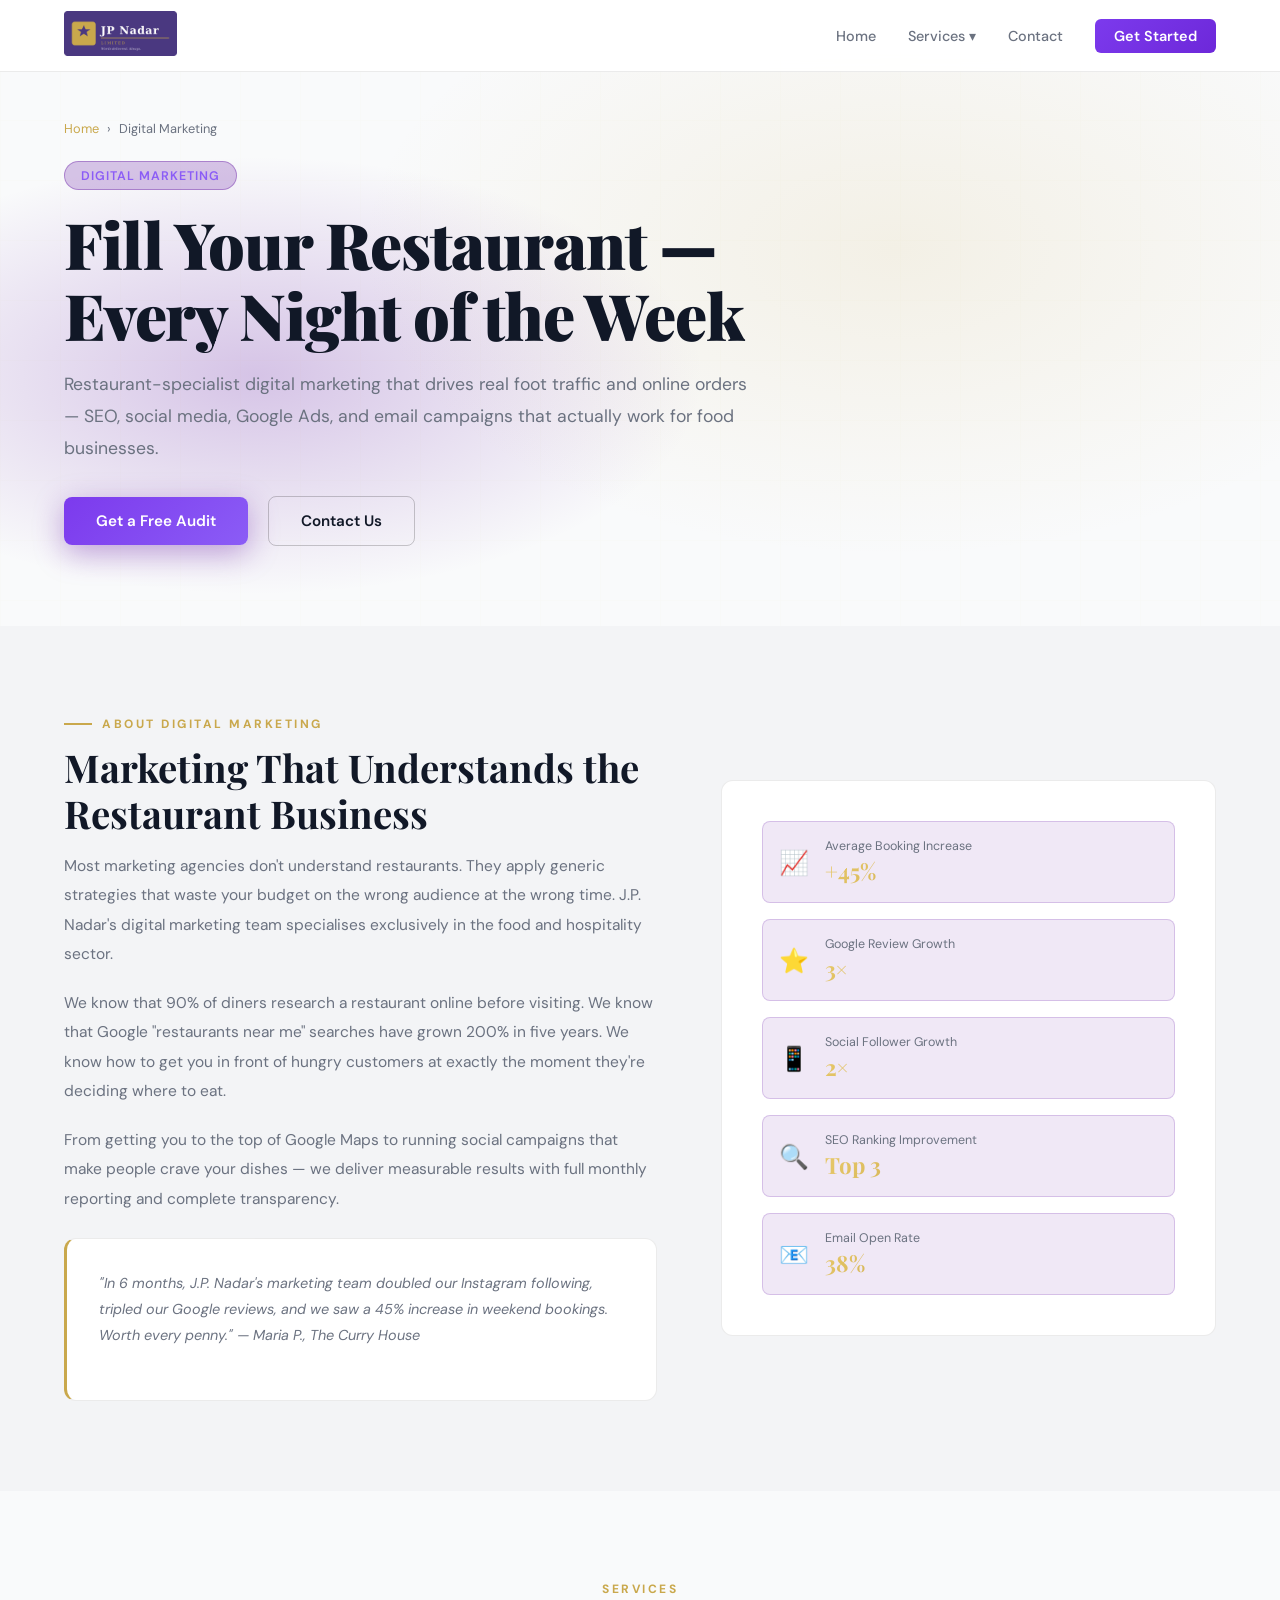
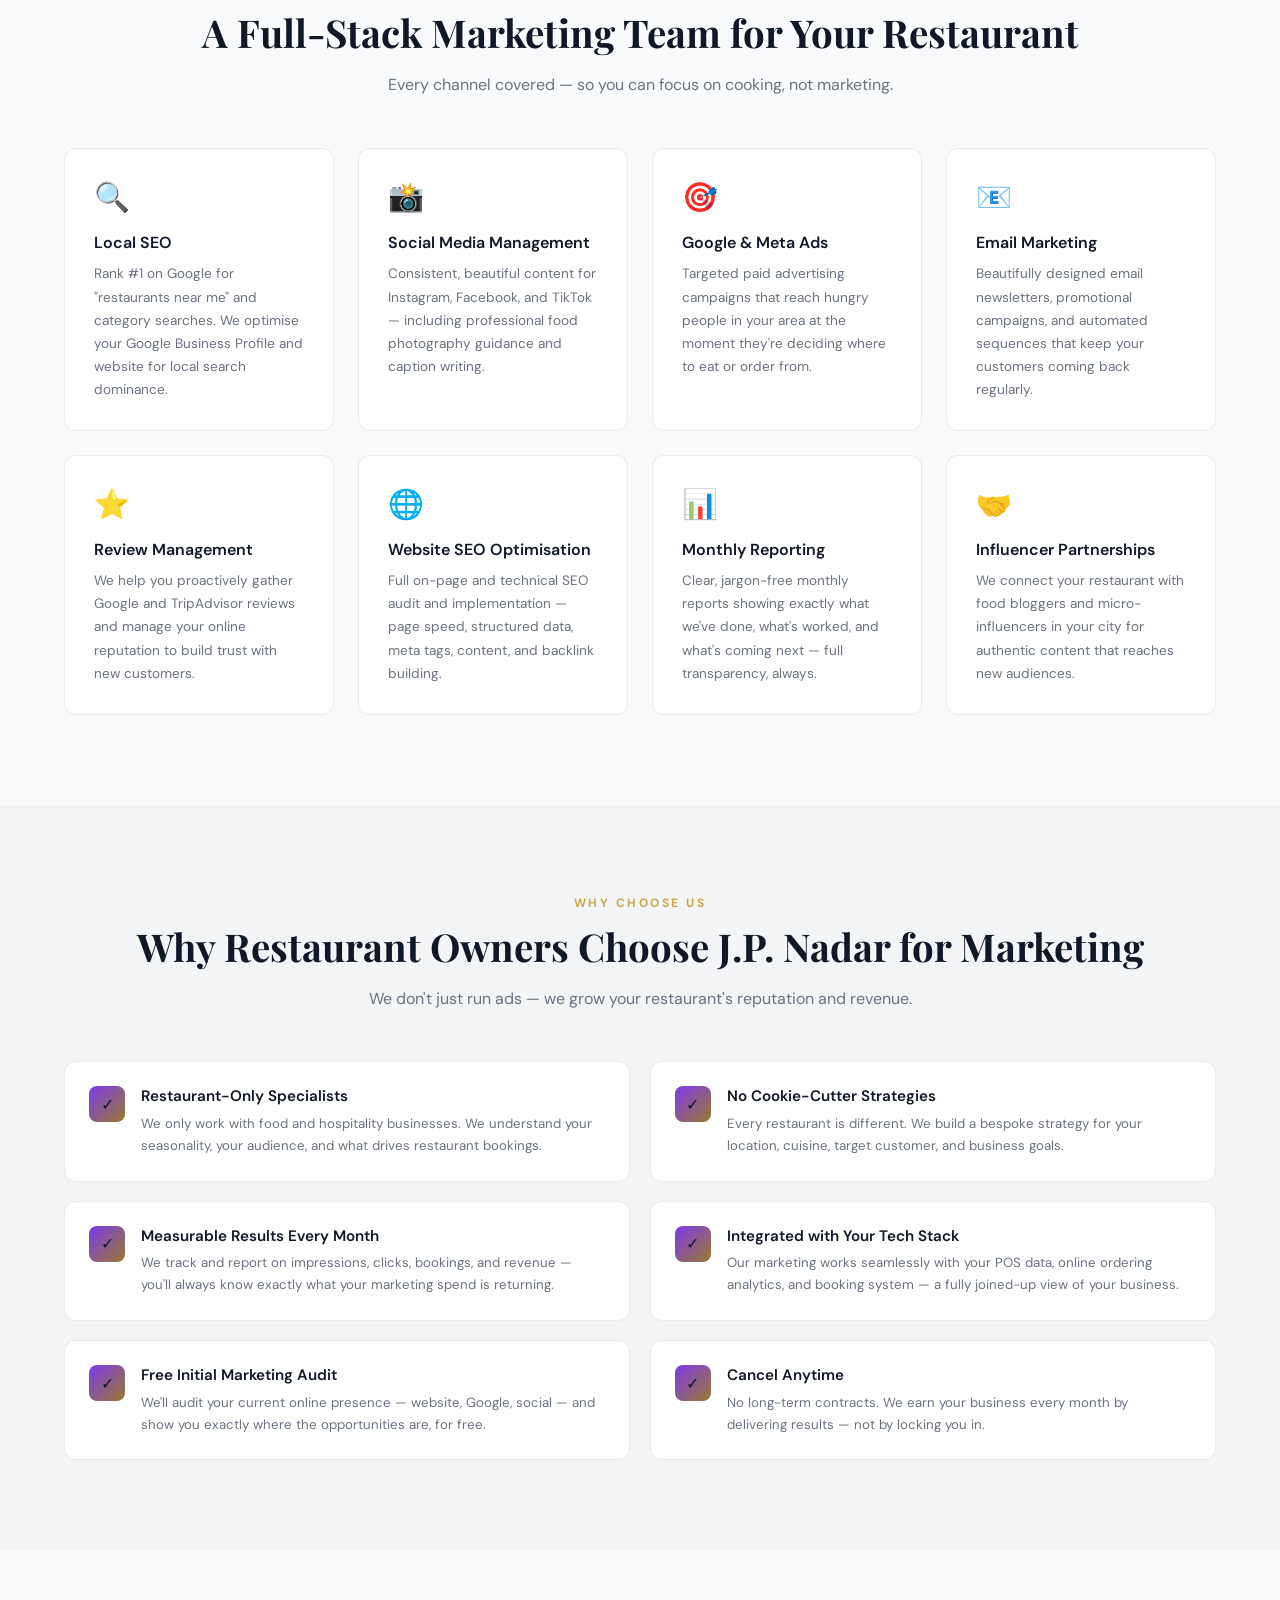
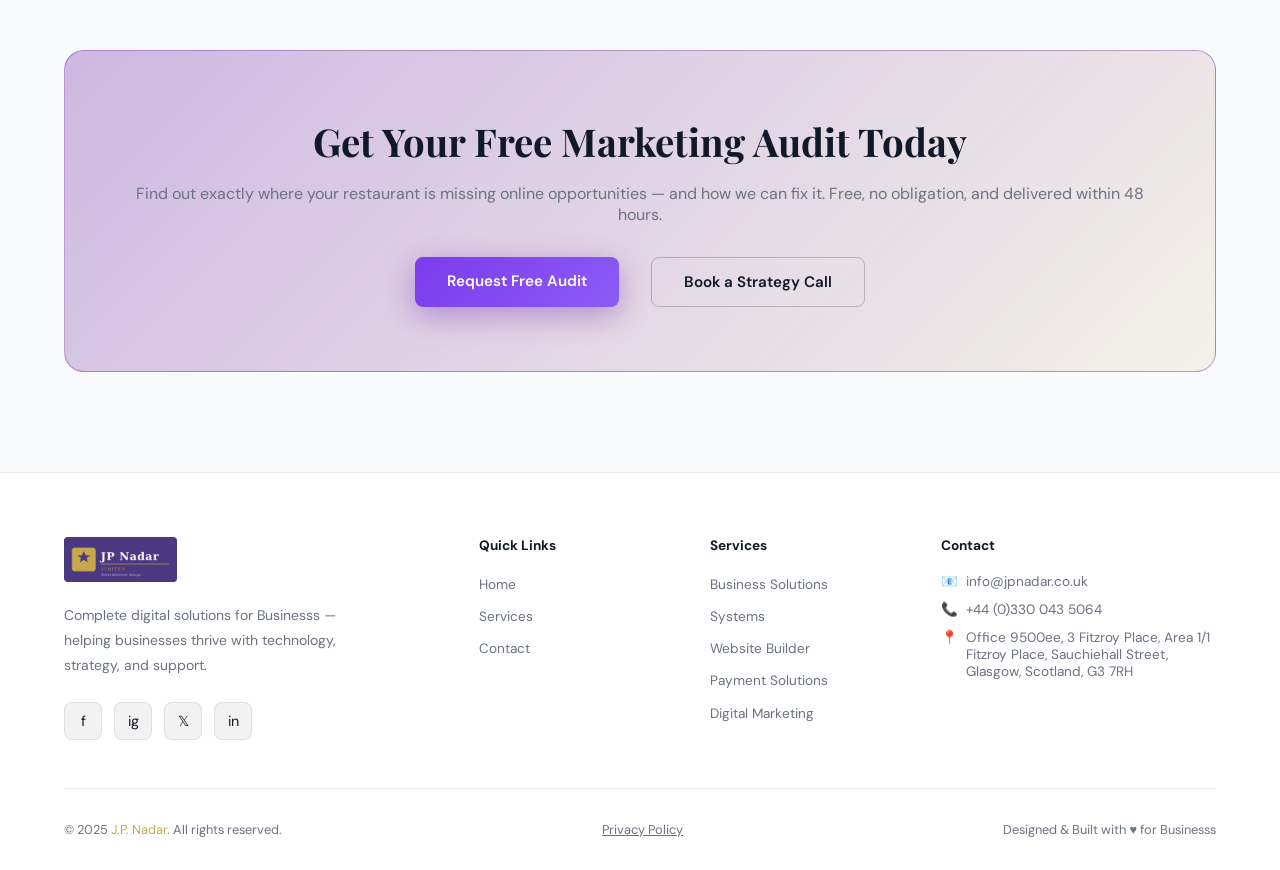
<file: digital-marketing.html>
<!DOCTYPE html>
<html lang="en">
<head>
  <meta charset="UTF-8" /><meta name="viewport" content="width=device-width, initial-scale=1.0" />
  <title>Digital Marketing for Restaurants | J.P. Nadar</title>
  <meta name="description" content="Restaurant-focused digital marketing from J.P. Nadar — SEO, social media, Google Ads, and email campaigns that fill your seats." />
  <meta name="keywords" content="restaurant digital marketing UK, restaurant SEO, social media restaurant marketing, Google Ads restaurant" />
  <link rel="preconnect" href="https://fonts.googleapis.com" /><link rel="preconnect" href="https://fonts.gstatic.com" crossorigin />
  <link href="https://fonts.googleapis.com/css2?family=Playfair+Display:wght@700;900&family=DM+Sans:wght@300;400;500;600&display=swap" rel="stylesheet" />
  <link rel="stylesheet" href="style-sub.css" />
</head>
<body>
<nav id="navbar">
  <a href="index.html" class="header-logo"><img src="images/logo.png" alt="J.P. Nadar Logo" /></a>
  <ul class="nav-links">
    <li><a href="index.html">Home</a></li>
    <li class="dropdown">
      <a href="#">Services ▾</a>
      <div class="dropdown-menu">
        <a href="Business-solutions.html">Business Solutions</a>
        <a href="systems.html">Systems</a>
        <a href="website.html">Website Builder</a>
        <a href="payment-solutions.html">Payment Solutions</a>
        <a href="digital-marketing.html">Digital Marketing</a>
      </div>
    </li>
    <li><a href="index.html#contact">Contact</a></li>
    <li><a href="index.html#contact" class="nav-cta">Get Started</a></li>
  </ul>
  <div class="hamburger" onclick="toggleMenu()" id="hamburger">
    <span></span><span></span><span></span>
  </div>
</nav>

<div class="mobile-menu" id="mobileMenu">
  <a href="index.html">Home</a>
  
  <div style="padding: 15px 0 5px 0; color: var(--gold); font-size: 0.75rem; font-weight: 700; text-transform: uppercase; letter-spacing: 1px;">Our Services</div>
  
  <a href="Business-solutions.html" class="mobile-sub-link">🍽️ Business Solutions</a>
  <a href="systems.html" class="mobile-sub-link">🖥️ Systems</a>
  <a href="website.html" class="mobile-sub-link">📱 Website Builder</a> 
  <a href="payment-solutions.html" class="mobile-sub-link">💳 Payment Solutions</a>
  <a href="digital-marketing.html" class="mobile-sub-link">📣 Digital Marketing</a>
  <a href="index.html#contact">Contact</a>
</div>


<section class="page-hero">
  <div class="page-hero-grid"></div>
  <div class="page-hero-content">
    <div class="breadcrumb"><a href="index.html">Home</a> › <span>Digital Marketing</span></div>
    <div class="service-tag">Digital Marketing</div>
    <h1>Fill Your Restaurant — Every Night of the Week</h1>
    <p class="hero-sub">Restaurant-specialist digital marketing that drives real foot traffic and online orders — SEO, social media, Google Ads, and email campaigns that actually work for food businesses.</p>
    <a href="index.html#contact" class="btn-primary">Get a Free Audit</a>
    <a href="index.html#contact" class="btn-outline">Contact Us</a>
  </div>
</section>

<section class="desc">
  <div class="desc-grid">
    <div class="desc-text">
      <div class="section-label">About Digital Marketing</div>
      <h2 class="section-title">Marketing That Understands the Restaurant Business</h2>
      <p>Most marketing agencies don't understand restaurants. They apply generic strategies that waste your budget on the wrong audience at the wrong time. J.P. Nadar's digital marketing team specialises exclusively in the food and hospitality sector.</p>
      <p>We know that 90% of diners research a restaurant online before visiting. We know that Google "restaurants near me" searches have grown 200% in five years. We know how to get you in front of hungry customers at exactly the moment they're deciding where to eat.</p>
      <p>From getting you to the top of Google Maps to running social campaigns that make people crave your dishes — we deliver measurable results with full monthly reporting and complete transparency.</p>
      <div class="highlight-box"><p>"In 6 months, J.P. Nadar's marketing team doubled our Instagram following, tripled our Google reviews, and we saw a 45% increase in weekend bookings. Worth every penny." — Maria P., The Curry House</p></div>
    </div>
    <div class="desc-visual">
      <div class="metric-item"><div class="metric-icon">📈</div><div><div class="metric-label">Average Booking Increase</div><div class="metric-val">+45%</div></div></div>
      <div class="metric-item"><div class="metric-icon">⭐</div><div><div class="metric-label">Google Review Growth</div><div class="metric-val">3×</div></div></div>
      <div class="metric-item"><div class="metric-icon">📱</div><div><div class="metric-label">Social Follower Growth</div><div class="metric-val">2×</div></div></div>
      <div class="metric-item"><div class="metric-icon">🔍</div><div><div class="metric-label">SEO Ranking Improvement</div><div class="metric-val">Top 3</div></div></div>
      <div class="metric-item"><div class="metric-icon">📧</div><div><div class="metric-label">Email Open Rate</div><div class="metric-val">38%</div></div></div>
    </div>
  </div>
</section>

<section class="features">
  <div class="text-center">
    <div class="section-label">Services</div>
    <h2 class="section-title">A Full-Stack Marketing Team for Your Restaurant</h2>
    <p class="section-sub">Every channel covered — so you can focus on cooking, not marketing.</p>
  </div>
  <div class="features-grid">
    <div class="feature-card"><div class="feature-icon">🔍</div><h3>Local SEO</h3><p>Rank #1 on Google for "restaurants near me" and category searches. We optimise your Google Business Profile and website for local search dominance.</p></div>
    <div class="feature-card"><div class="feature-icon">📸</div><h3>Social Media Management</h3><p>Consistent, beautiful content for Instagram, Facebook, and TikTok — including professional food photography guidance and caption writing.</p></div>
    <div class="feature-card"><div class="feature-icon">🎯</div><h3>Google & Meta Ads</h3><p>Targeted paid advertising campaigns that reach hungry people in your area at the moment they're deciding where to eat or order from.</p></div>
    <div class="feature-card"><div class="feature-icon">📧</div><h3>Email Marketing</h3><p>Beautifully designed email newsletters, promotional campaigns, and automated sequences that keep your customers coming back regularly.</p></div>
    <div class="feature-card"><div class="feature-icon">⭐</div><h3>Review Management</h3><p>We help you proactively gather Google and TripAdvisor reviews and manage your online reputation to build trust with new customers.</p></div>
    <div class="feature-card"><div class="feature-icon">🌐</div><h3>Website SEO Optimisation</h3><p>Full on-page and technical SEO audit and implementation — page speed, structured data, meta tags, content, and backlink building.</p></div>
    <div class="feature-card"><div class="feature-icon">📊</div><h3>Monthly Reporting</h3><p>Clear, jargon-free monthly reports showing exactly what we've done, what's worked, and what's coming next — full transparency, always.</p></div>
    <div class="feature-card"><div class="feature-icon">🤝</div><h3>Influencer Partnerships</h3><p>We connect your restaurant with food bloggers and micro-influencers in your city for authentic content that reaches new audiences.</p></div>
  </div>
</section>

<section class="why-us">
  <div class="text-center">
    <div class="section-label">Why Choose Us</div>
    <h2 class="section-title">Why Restaurant Owners Choose J.P. Nadar for Marketing</h2>
    <p class="section-sub">We don't just run ads — we grow your restaurant's reputation and revenue.</p>
  </div>
  <div class="why-grid">
    <div class="why-item"><div class="why-check">✓</div><div><h4>Restaurant-Only Specialists</h4><p>We only work with food and hospitality businesses. We understand your seasonality, your audience, and what drives restaurant bookings.</p></div></div>
    <div class="why-item"><div class="why-check">✓</div><div><h4>No Cookie-Cutter Strategies</h4><p>Every restaurant is different. We build a bespoke strategy for your location, cuisine, target customer, and business goals.</p></div></div>
    <div class="why-item"><div class="why-check">✓</div><div><h4>Measurable Results Every Month</h4><p>We track and report on impressions, clicks, bookings, and revenue — you'll always know exactly what your marketing spend is returning.</p></div></div>
    <div class="why-item"><div class="why-check">✓</div><div><h4>Integrated with Your Tech Stack</h4><p>Our marketing works seamlessly with your POS data, online ordering analytics, and booking system — a fully joined-up view of your business.</p></div></div>
    <div class="why-item"><div class="why-check">✓</div><div><h4>Free Initial Marketing Audit</h4><p>We'll audit your current online presence — website, Google, social — and show you exactly where the opportunities are, for free.</p></div></div>
    <div class="why-item"><div class="why-check">✓</div><div><h4>Cancel Anytime</h4><p>No long-term contracts. We earn your business every month by delivering results — not by locking you in.</p></div></div>
  </div>
</section>

<section class="cta-section">
  <div class="cta-box">
    <h2>Get Your Free Marketing Audit Today</h2>
    <p>Find out exactly where your restaurant is missing online opportunities — and how we can fix it. Free, no obligation, and delivered within 48 hours.</p>
    <div class="cta-btns"><a href="index.html#contact" class="btn-primary">Request Free Audit</a><a href="index.html#contact" class="btn-outline">Book a Strategy Call</a></div>
  </div>
</section>

<footer>
  <div class="footer-grid">
    <div class="footer-brand">
      <a href="index.html" class="footer-logo"><img src="images/logo.png" alt="J.P. Nadar Logo" style="height: 45px; width: auto; margin-bottom: 1rem;" /></a>
      <p>Complete digital solutions for Businesss — helping businesses thrive with technology, strategy, and
        support.</p>
      <div class="footer-social">
        <a class="social-icon" href="#" aria-label="Facebook">f</a>
        <a class="social-icon" href="#" aria-label="Instagram">ig</a>
        <a class="social-icon" href="#" aria-label="Twitter">𝕏</a>
        <a class="social-icon" href="#" aria-label="LinkedIn">in</a>
      </div>
    </div>
    <div class="footer-col">
      <h4>Quick Links</h4>
      <ul>
        <li><a href="index.html">Home</a></li>
        <li><a href="index.html#services">Services</a></li>
        <li><a href="index.html#contact">Contact</a></li>
      </ul>
    </div>
    <div class="footer-col">
      <h4>Services</h4>
      <ul>
        <li><a href="Business-solutions.html">Business Solutions</a></li>
        <li><a href="systems.html">Systems</a></li>
        <li><a href="website.html">Website Builder</a></li>
        <li><a href="payment-solutions.html">Payment Solutions</a></li>
        <li><a href="digital-marketing.html">Digital Marketing</a></li>
      </ul>
    </div>
    <div class="footer-col">
      <h4>Contact</h4>
      <ul class="footer-contact">
        <li><span>📧</span><span>info@jpnadar.co.uk</span></li>
        <li><span>📞</span><span>+44 (0)330 043 5064</span></li>
        <li><span>📍</span><span>Office 9500ee, 3 Fitzroy Place, Area 1/1 Fitzroy Place, Sauchiehall Street, Glasgow, Scotland, G3 7RH
</span></li>
      </ul>
    </div>
  </div>
  <div class="footer-bottom">
    <p>© 2025 <span class="gold-line">J.P. Nadar</span>. All rights reserved.</p>
    <p><a href="privacy-policy.html" style="color: var(--text-muted); text-decoration: underline;">Privacy Policy</a></p>
    <p>Designed & Built with ♥ for Businesss</p>
  </div>
</footer>
</body>
</html>


<script>
  function toggleMenu() {
    document.getElementById('mobileMenu').classList.toggle('open');
  }

  // Change nav background on scroll
  window.addEventListener('scroll', () => {
    const nav = document.getElementById('navbar');
    if (window.scrollY > 40) {
      nav.style.background = 'rgba(255,255,255,0.98)';
    } else {
      nav.style.background = 'rgba(255,255,255,0.92)';
    }
  });
</script>
</file>
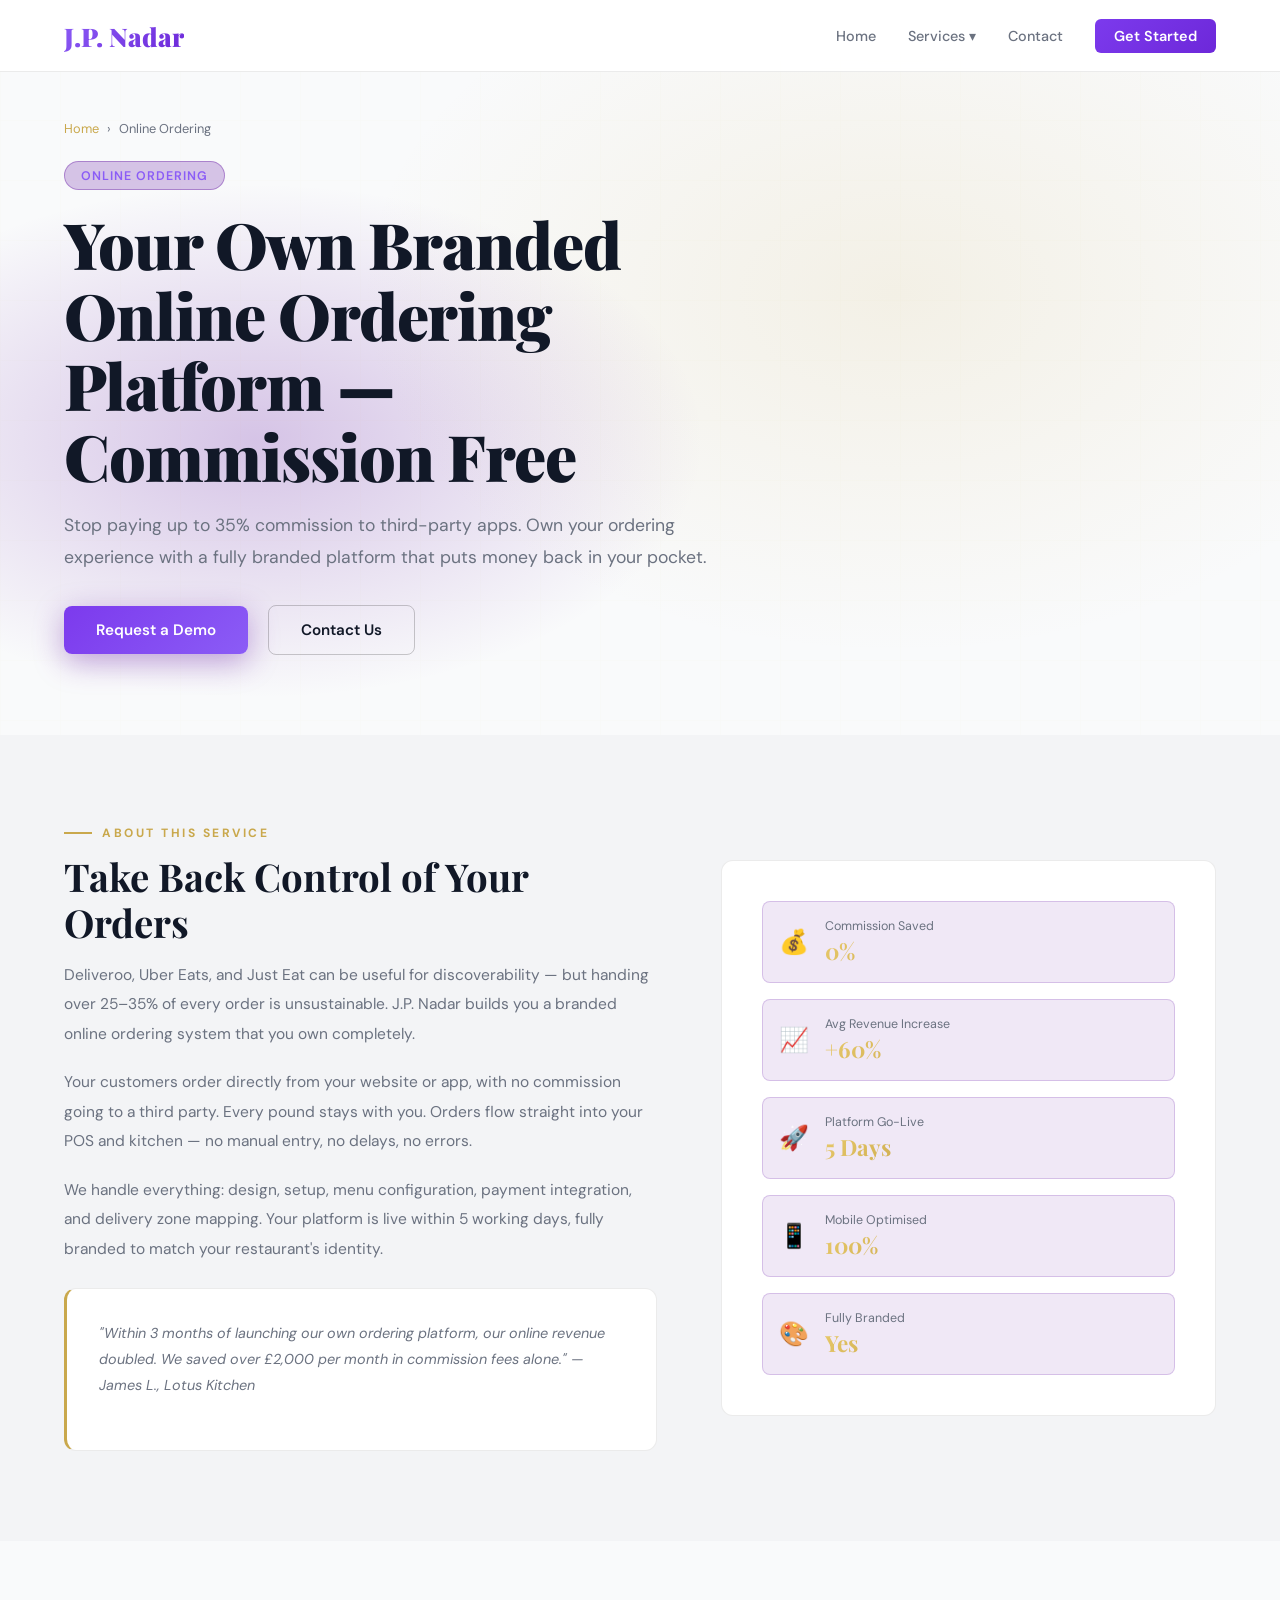
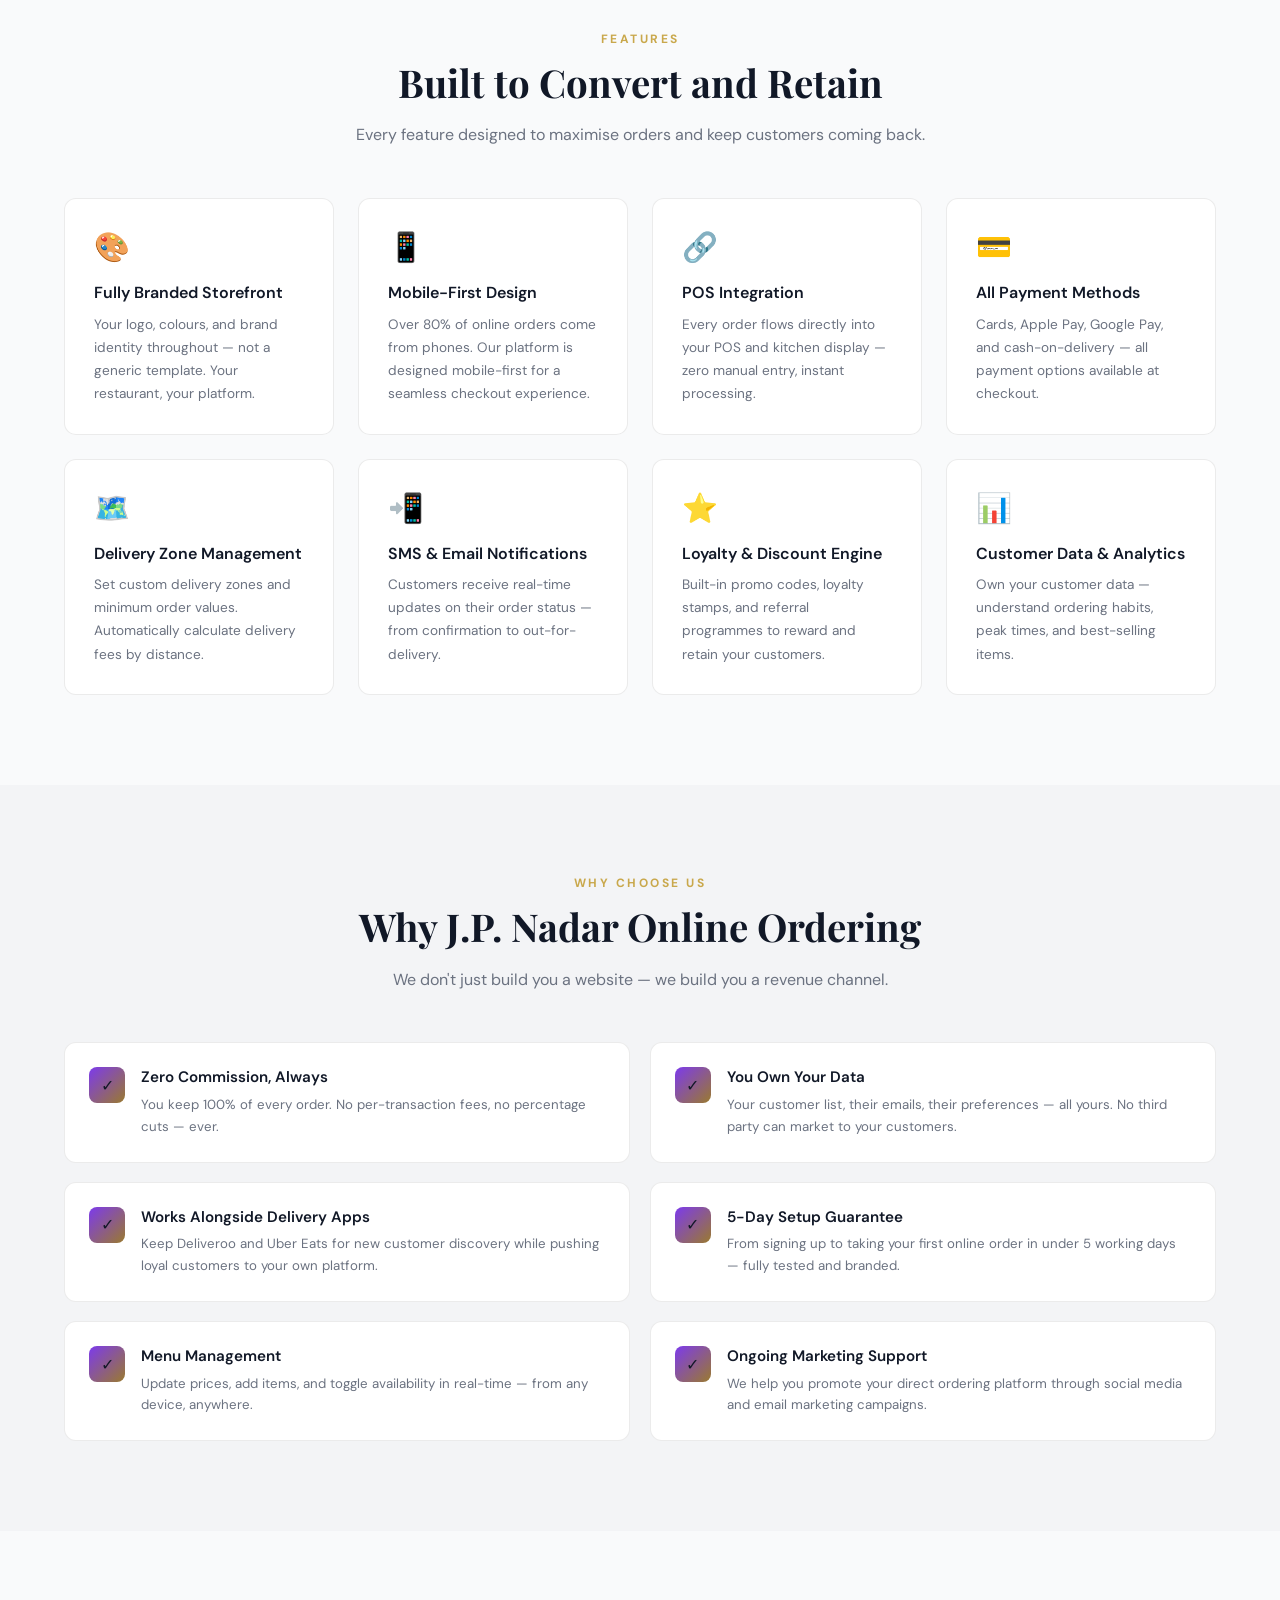
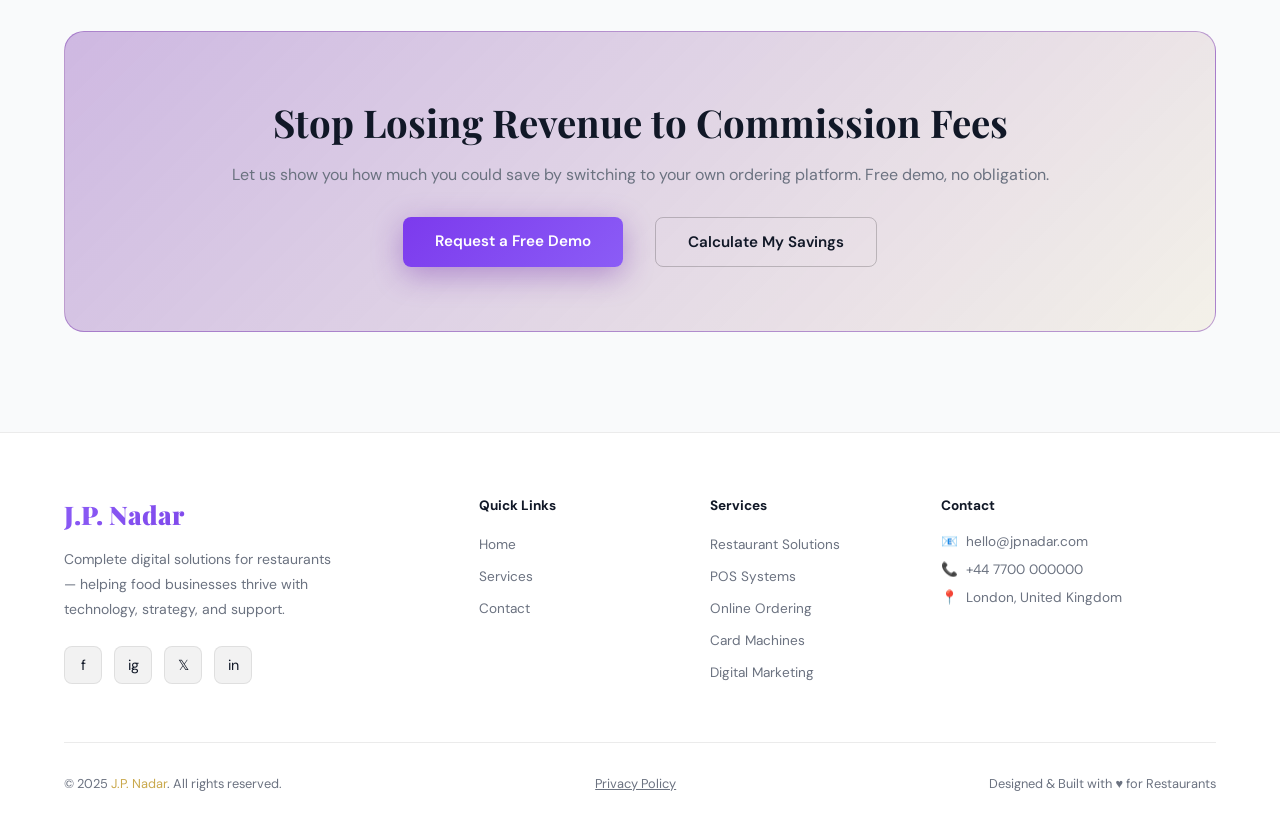
<file: online-ordering.html>
<!DOCTYPE html>
<html lang="en">
<head>
  <meta charset="UTF-8" />
  <meta name="viewport" content="width=device-width, initial-scale=1.0" />
  <title>Online Ordering System | J.P. Nadar</title>
  <meta name="description" content="Commission-free online ordering systems for restaurants — branded, integrated, and built to grow your takeaway revenue." />
  <meta name="keywords" content="online ordering system restaurant, commission free ordering, restaurant website ordering UK" />
  <link rel="preconnect" href="https://fonts.googleapis.com" />
  <link rel="preconnect" href="https://fonts.gstatic.com" crossorigin />
  <link href="https://fonts.googleapis.com/css2?family=Playfair+Display:wght@700;900&family=DM+Sans:wght@300;400;500;600&display=swap" rel="stylesheet" />
  <link rel="stylesheet" href="style-sub.css" />
</head>
<body>
<nav id="navbar">
  <a href="index.html" class="logo">J.P. Nadar</a>
  <ul class="nav-links">
    <li><a href="index.html">Home</a></li>
    <li class="dropdown">
      <a href="#">Services ▾</a>
      <div class="dropdown-menu">
        <a href="restaurant-solutions.html">🍽️ Restaurant Solutions</a>
        <a href="pos-systems.html">🖥️ POS Systems</a>
        <a href="online-ordering.html">📱 Online Ordering</a>
        <a href="card-machines.html">💳 Card Machines</a>
        <a href="digital-marketing.html">📣 Digital Marketing</a>
      </div>
    </li>
    <li><a href="index.html#contact">Contact</a></li>
    <li><a href="index.html#contact" class="nav-cta">Get Started</a></li>
  </ul>
  <div class="hamburger" onclick="toggleMenu()" id="hamburger">
    <span></span><span></span><span></span>
  </div>
</nav>

<div class="mobile-menu" id="mobileMenu">
  <a href="index.html">Home</a>
  
  <div style="padding: 15px 0 5px 0; color: #C9A84C; font-size: 0.75rem; font-weight: 700; text-transform: uppercase; letter-spacing: 1px;">Our Services</div>
  
  <a href="restaurant-solutions.html" class="mobile-sub-link">🍽️ Restaurant Solutions</a>
  <a href="pos-systems.html" class="mobile-sub-link">🖥️ POS Systems</a>
  <a href="online-ordering.html" class="mobile-sub-link" style="color: #C9A84C !important;">📱 Online Ordering</a> 
  <a href="card-machines.html" class="mobile-sub-link">💳 Card Machines</a>
  <a href="digital-marketing.html" class="mobile-sub-link">📣 Digital Marketing</a>
  
  <a href="index.html#contact">Contact</a>
</div>


<section class="page-hero">
  <div class="page-hero-grid"></div>
  <div class="page-hero-content">
    <div class="breadcrumb"><a href="index.html">Home</a> › <span>Online Ordering</span></div>
    <div class="service-tag">Online Ordering</div>
    <h1>Your Own Branded Online Ordering Platform — Commission Free</h1>
    <p class="hero-sub">Stop paying up to 35% commission to third-party apps. Own your ordering experience with a fully branded platform that puts money back in your pocket.</p>
    <a href="index.html#contact" class="btn-primary">Request a Demo</a>
    <a href="index.html#contact" class="btn-outline">Contact Us</a>
  </div>
</section>

<section class="desc">
  <div class="desc-grid">
    <div class="desc-text">
      <div class="section-label">About This Service</div>
      <h2 class="section-title">Take Back Control of Your Orders</h2>
      <p>Deliveroo, Uber Eats, and Just Eat can be useful for discoverability — but handing over 25–35% of every order is unsustainable. J.P. Nadar builds you a branded online ordering system that you own completely.</p>
      <p>Your customers order directly from your website or app, with no commission going to a third party. Every pound stays with you. Orders flow straight into your POS and kitchen — no manual entry, no delays, no errors.</p>
      <p>We handle everything: design, setup, menu configuration, payment integration, and delivery zone mapping. Your platform is live within 5 working days, fully branded to match your restaurant's identity.</p>
      <div class="highlight-box"><p>"Within 3 months of launching our own ordering platform, our online revenue doubled. We saved over £2,000 per month in commission fees alone." — James L., Lotus Kitchen</p></div>
    </div>
    <div class="desc-visual">
      <div class="metric-item"><div class="metric-icon">💰</div><div><div class="metric-label">Commission Saved</div><div class="metric-val">0%</div></div></div>
      <div class="metric-item"><div class="metric-icon">📈</div><div><div class="metric-label">Avg Revenue Increase</div><div class="metric-val">+60%</div></div></div>
      <div class="metric-item"><div class="metric-icon">🚀</div><div><div class="metric-label">Platform Go-Live</div><div class="metric-val">5 Days</div></div></div>
      <div class="metric-item"><div class="metric-icon">📱</div><div><div class="metric-label">Mobile Optimised</div><div class="metric-val">100%</div></div></div>
      <div class="metric-item"><div class="metric-icon">🎨</div><div><div class="metric-label">Fully Branded</div><div class="metric-val">Yes</div></div></div>
    </div>
  </div>
</section>

<section class="features">
  <div class="text-center">
    <div class="section-label">Features</div>
    <h2 class="section-title">Built to Convert and Retain</h2>
    <p class="section-sub">Every feature designed to maximise orders and keep customers coming back.</p>
  </div>
  <div class="features-grid">
    <div class="feature-card"><div class="feature-icon">🎨</div><h3>Fully Branded Storefront</h3><p>Your logo, colours, and brand identity throughout — not a generic template. Your restaurant, your platform.</p></div>
    <div class="feature-card"><div class="feature-icon">📱</div><h3>Mobile-First Design</h3><p>Over 80% of online orders come from phones. Our platform is designed mobile-first for a seamless checkout experience.</p></div>
    <div class="feature-card"><div class="feature-icon">🔗</div><h3>POS Integration</h3><p>Every order flows directly into your POS and kitchen display — zero manual entry, instant processing.</p></div>
    <div class="feature-card"><div class="feature-icon">💳</div><h3>All Payment Methods</h3><p>Cards, Apple Pay, Google Pay, and cash-on-delivery — all payment options available at checkout.</p></div>
    <div class="feature-card"><div class="feature-icon">🗺️</div><h3>Delivery Zone Management</h3><p>Set custom delivery zones and minimum order values. Automatically calculate delivery fees by distance.</p></div>
    <div class="feature-card"><div class="feature-icon">📲</div><h3>SMS & Email Notifications</h3><p>Customers receive real-time updates on their order status — from confirmation to out-for-delivery.</p></div>
    <div class="feature-card"><div class="feature-icon">⭐</div><h3>Loyalty & Discount Engine</h3><p>Built-in promo codes, loyalty stamps, and referral programmes to reward and retain your customers.</p></div>
    <div class="feature-card"><div class="feature-icon">📊</div><h3>Customer Data & Analytics</h3><p>Own your customer data — understand ordering habits, peak times, and best-selling items.</p></div>
  </div>
</section>

<section class="why-us">
  <div class="text-center">
    <div class="section-label">Why Choose Us</div>
    <h2 class="section-title">Why J.P. Nadar Online Ordering</h2>
    <p class="section-sub">We don't just build you a website — we build you a revenue channel.</p>
  </div>
  <div class="why-grid">
    <div class="why-item"><div class="why-check">✓</div><div><h4>Zero Commission, Always</h4><p>You keep 100% of every order. No per-transaction fees, no percentage cuts — ever.</p></div></div>
    <div class="why-item"><div class="why-check">✓</div><div><h4>You Own Your Data</h4><p>Your customer list, their emails, their preferences — all yours. No third party can market to your customers.</p></div></div>
    <div class="why-item"><div class="why-check">✓</div><div><h4>Works Alongside Delivery Apps</h4><p>Keep Deliveroo and Uber Eats for new customer discovery while pushing loyal customers to your own platform.</p></div></div>
    <div class="why-item"><div class="why-check">✓</div><div><h4>5-Day Setup Guarantee</h4><p>From signing up to taking your first online order in under 5 working days — fully tested and branded.</p></div></div>
    <div class="why-item"><div class="why-check">✓</div><div><h4>Menu Management</h4><p>Update prices, add items, and toggle availability in real-time — from any device, anywhere.</p></div></div>
    <div class="why-item"><div class="why-check">✓</div><div><h4>Ongoing Marketing Support</h4><p>We help you promote your direct ordering platform through social media and email marketing campaigns.</p></div></div>
  </div>
</section>

<section class="cta-section">
  <div class="cta-box">
    <h2>Stop Losing Revenue to Commission Fees</h2>
    <p>Let us show you how much you could save by switching to your own ordering platform. Free demo, no obligation.</p>
    <div class="cta-btns"><a href="index.html#contact" class="btn-primary">Request a Free Demo</a><a href="index.html#contact" class="btn-outline">Calculate My Savings</a></div>
  </div>
</section>

<footer>
  <div class="footer-grid">
    <div class="footer-brand">
      <a href="index.html" class="logo">J.P. Nadar</a>
      <p>Complete digital solutions for restaurants — helping food businesses thrive with technology, strategy, and support.</p>
      <div class="footer-social">
        <a class="social-icon" href="#" aria-label="Facebook">f</a>
        <a class="social-icon" href="#" aria-label="Instagram">ig</a>
        <a class="social-icon" href="#" aria-label="Twitter">𝕏</a>
        <a class="social-icon" href="#" aria-label="LinkedIn">in</a>
      </div>
    </div>
    <div class="footer-col">
      <h4>Quick Links</h4>
      <ul>
        <li><a href="index.html">Home</a></li>
        <li><a href="#services">Services</a></li>
        <li><a href="#contact">Contact</a></li>
      </ul>
    </div>
    <div class="footer-col">
      <h4>Services</h4>
      <ul>
        <li><a href="restaurant-solutions.html">Restaurant Solutions</a></li>
        <li><a href="pos-systems.html">POS Systems</a></li>
        <li><a href="online-ordering.html">Online Ordering</a></li>
        <li><a href="card-machines.html">Card Machines</a></li>
        <li><a href="digital-marketing.html">Digital Marketing</a></li>
      </ul>
    </div>
    <div class="footer-col">
      <h4>Contact</h4>
      <ul class="footer-contact">
        <li><span>📧</span><span>hello@jpnadar.com</span></li>
        <li><span>📞</span><span>+44 7700 000000</span></li>
        <li><span>📍</span><span>London, United Kingdom</span></li>
      </ul>
    </div>
  </div>
  <div class="footer-bottom">
    <p>© 2025 <span class="gold-line">J.P. Nadar</span>. All rights reserved.</p>
    <p><a href="privacy-policy.html" style="color: var(--text-muted); text-decoration: underline;">Privacy Policy</a></p>
    <p>Designed & Built with ♥ for Restaurants</p>
  </div>
</footer>
</body>
</html>


<script>
  function toggleMenu() {
    document.getElementById('mobileMenu').classList.toggle('open');
  }

  // Change nav background on scroll
  window.addEventListener('scroll', () => {
    const nav = document.getElementById('navbar');
    if (window.scrollY > 40) {
      nav.style.background = 'rgba(255,255,255,0.98)';
    } else {
      nav.style.background = 'rgba(255,255,255,0.92)';
    }
  });
</script>
</file>
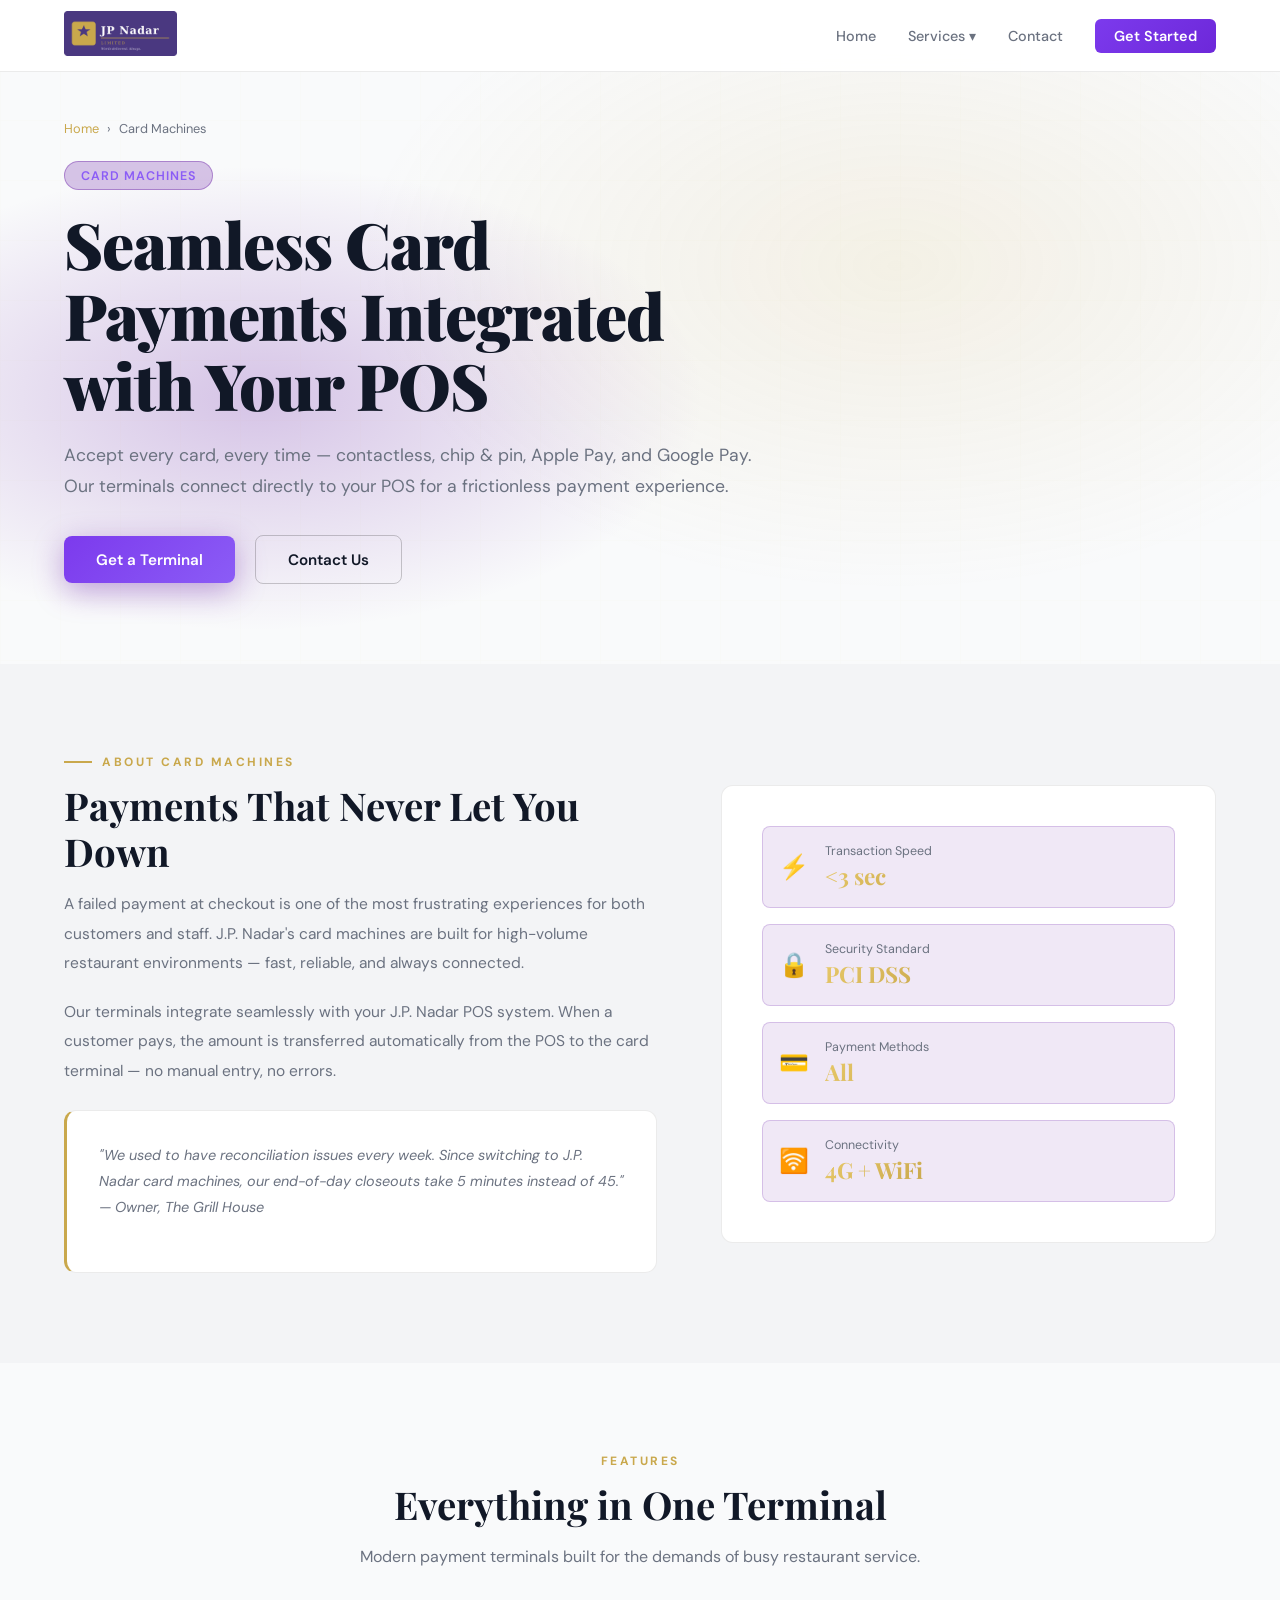
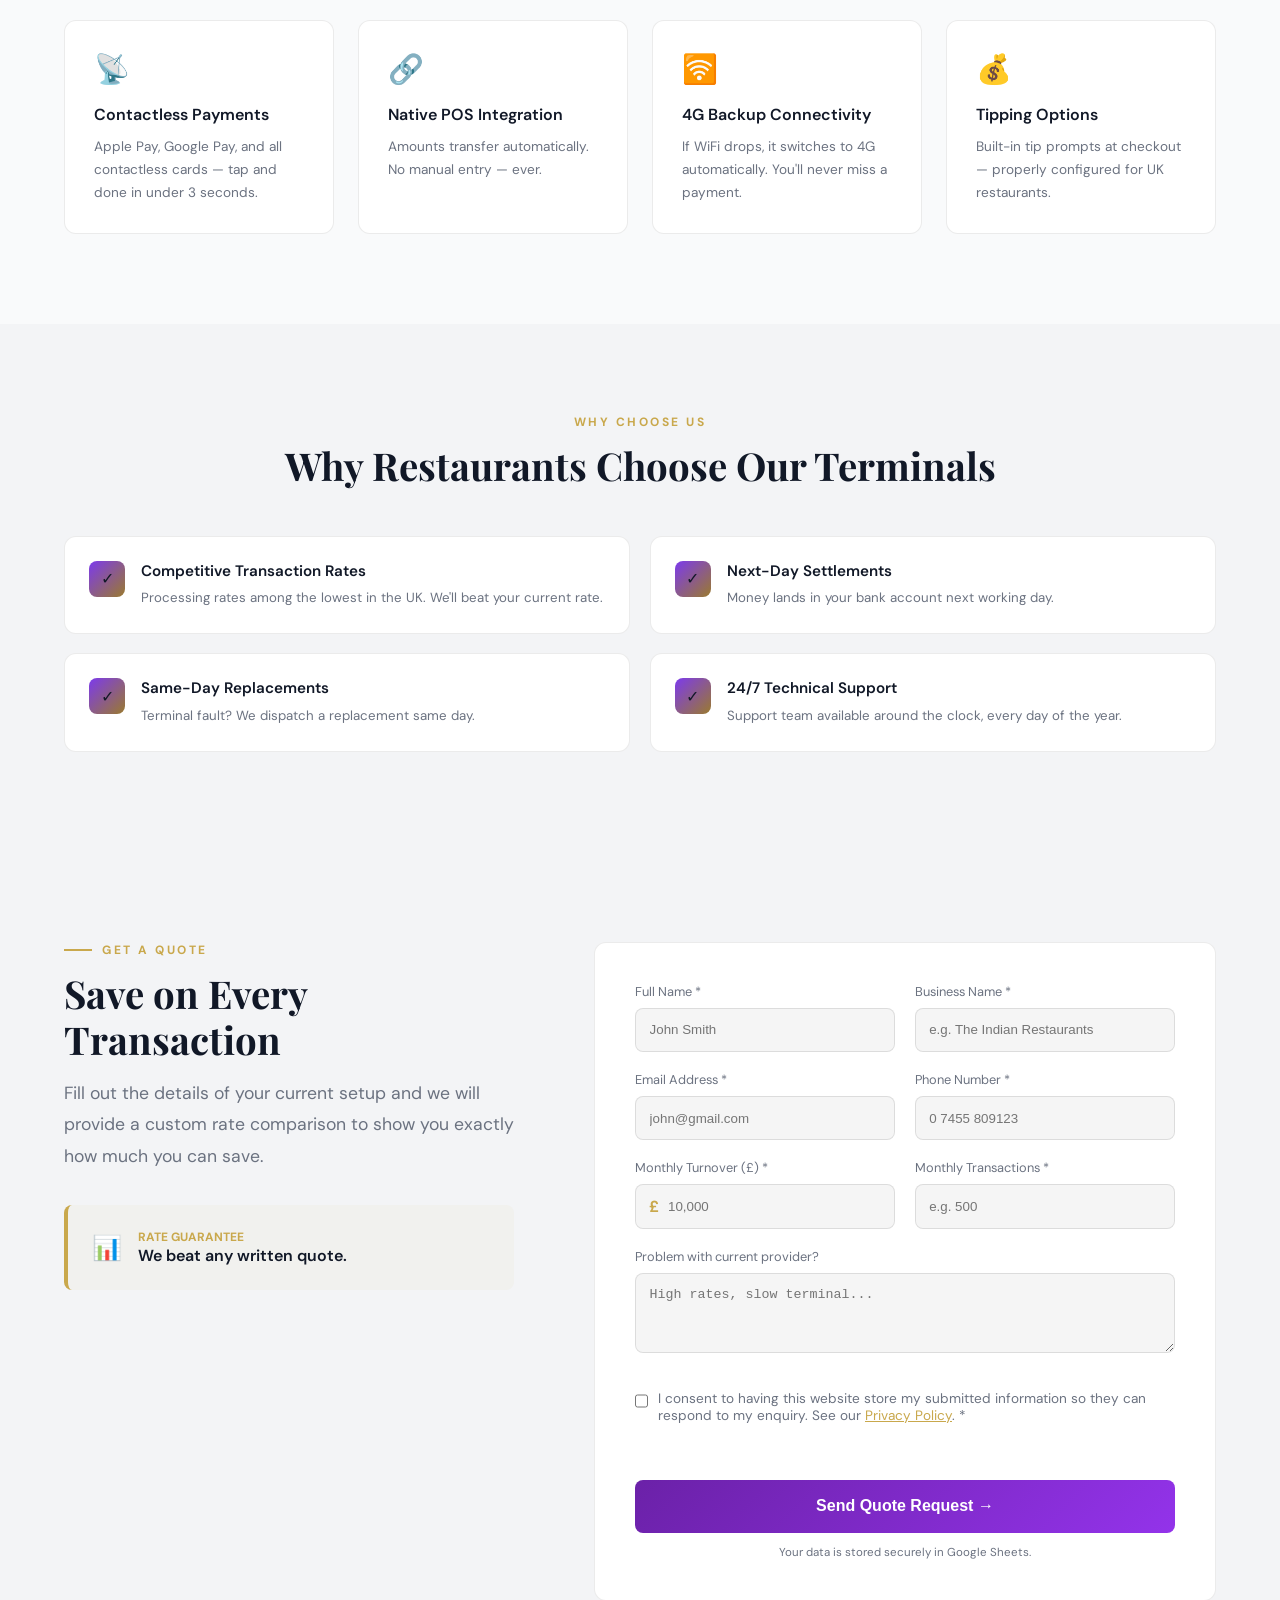
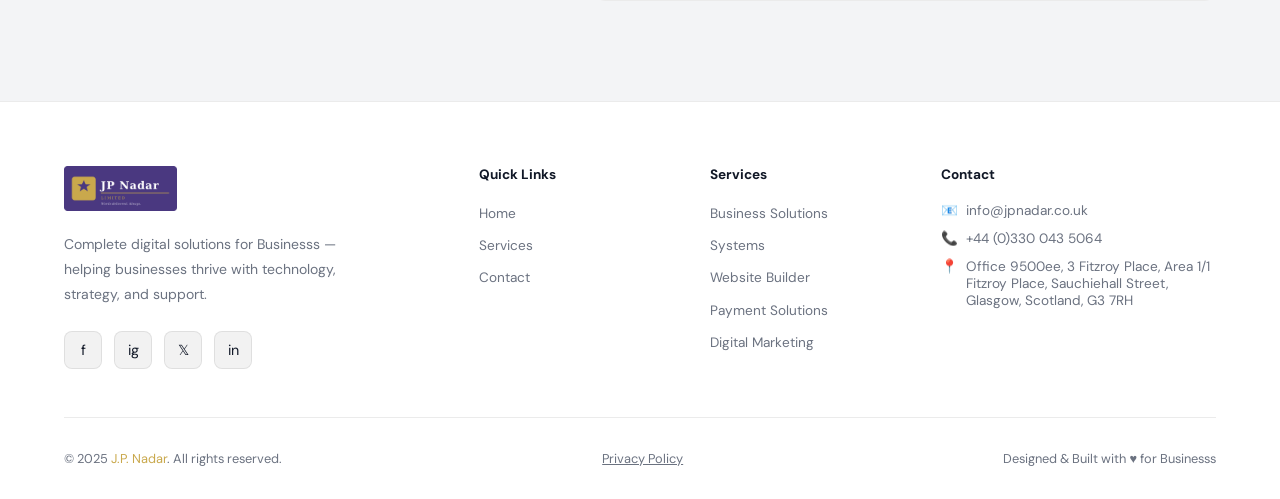
<file: payment-solutions.html>
<!DOCTYPE html>
<html lang="en">

<head>
  <meta charset="UTF-8" />
  <meta name="viewport" content="width=device-width, initial-scale=1.0" />
  <title>Card Machines | J.P. Nadar</title>
  <meta name="description"
    content="Integrated card payment terminals for restaurants — contactless, chip & pin, and fully synced with your POS system." />
  <meta name="keywords"
    content="restaurant card machine, payment terminal restaurant UK, contactless payment restaurant" />
  <link rel="preconnect" href="https://fonts.googleapis.com" />
  <link rel="preconnect" href="https://fonts.gstatic.com" crossorigin />
  <link
    href="https://fonts.googleapis.com/css2?family=Playfair+Display:wght@700;900&family=DM+Sans:wght@300;400;500;600&display=swap"
    rel="stylesheet" />
  <link rel="stylesheet" href="style-sub.css" />
  <script src="https://www.google.com/recaptcha/api.js" async defer></script>

  <style>
    /* ── DYNAMIC FORM LAYOUT ENGINE ── */
    .contact-container {
      display: flex;
      flex-direction: row;
      gap: 5rem;
      max-width: 1200px;
      margin: 0 auto;
      align-items: flex-start;
    }

    .contact-info {
      flex: 1;
    }

    .contact-form-container {
      flex: 1.2;
      background: #FFFFFF;
      border: 1px solid var(--border);
      border-radius: 12px;
      padding: 2.5rem;
    }

    .form-row {
      display: grid;
      grid-template-columns: 1fr 1fr;
      gap: 1.2rem;
      margin-bottom: 1.2rem;
    }

    /* 📱 MOBILE RESPONSIVE LOGIC ── */
    @media (max-width: 992px) {
      .contact-container {
        flex-direction: column;
        gap: 3rem;
      }

      .form-row {
        grid-template-columns: 1fr;
        gap: 1rem;
      }

      .contact-form-container {
        padding: 1.5rem;
        width: 100%;
      }

      .section-title {
        font-size: 2.2rem !important;
        line-height: 1.2;
      }
    }

    input:focus,
    textarea:focus {
      outline: none;
      border-color: #6D28D9 !important;
      background: rgba(0, 0, 0, 0.04) !important;
    }

    .error-msg {
      color: #ff4d4f;
      font-size: 0.75rem;
      margin-top: 0.4rem;
      display: none;
      font-weight: 500;
    }
  </style>
</head>

<body>

  <nav id="navbar">
    <a href="index.html" class="header-logo"><img src="images/logo.png" alt="J.P. Nadar Logo" /></a>
    <ul class="nav-links">
      <li><a href="index.html">Home</a></li>
      <li class="dropdown">
        <a href="#">Services ▾</a>
        <div class="dropdown-menu">
        <a href="Business-solutions.html">Business Solutions</a>
        <a href="systems.html">Systems</a>
        <a href="website.html">Website Builder</a>
        <a href="payment-solutions.html">Payment Solutions</a>
        <a href="digital-marketing.html">Digital Marketing</a>
        </div>
      </li>
    <li><a href="index.html#contact">Contact</a></li>
    <li><a href="index.html#contact" class="nav-cta">Get Started</a></li>
    </ul>
    <div class="hamburger" onclick="toggleMenu()" id="hamburger">
      <span></span><span></span><span></span>
    </div>
  </nav>

  <div class="mobile-menu" id="mobileMenu">
    <a href="index.html">Home</a>
    <div
      style="padding: 15px 0 5px 0; color: var(--gold); font-size: 0.75rem; font-weight: 700; text-transform: uppercase; letter-spacing: 1px;">
      Our Services</div>
    <a href="Business-solutions.html" class="mobile-sub-link">🍽️ Business Solutions</a>
  <a href="systems.html" class="mobile-sub-link">🖥️ Systems</a>
  <a href="website.html" class="mobile-sub-link">📱 Website Builder</a>
  <a href="payment-solutions.html" class="mobile-sub-link">💳 Payment Solutions</a>
    <a href="digital-marketing.html" class="mobile-sub-link">📣 Digital Marketing</a>
  <a href="index.html#contact">Contact</a>
  </div>

  <section class="page-hero">
    <div class="page-hero-grid"></div>
    <div class="page-hero-content">
      <div class="breadcrumb"><a href="index.html">Home</a> › <span>Card Machines</span></div>
      <div class="service-tag">Card Machines</div>
      <h1>Seamless Card Payments Integrated with Your POS</h1>
      <p class="hero-sub">Accept every card, every time — contactless, chip & pin, Apple Pay, and Google Pay. Our
        terminals connect directly to your POS for a frictionless payment experience.</p>
      <a href="#contact" class="btn-primary">Get a Terminal</a>
      <a href="#contact" class="btn-outline">Contact Us</a>
    </div>
  </section>

  <section class="desc">
    <div class="desc-grid">
      <div class="desc-text">
        <div class="section-label">About Card Machines</div>
        <h2 class="section-title">Payments That Never Let You Down</h2>
        <p>A failed payment at checkout is one of the most frustrating experiences for both customers and staff. J.P.
          Nadar's card machines are built for high-volume restaurant environments — fast, reliable, and always
          connected.</p>
        <p>Our terminals integrate seamlessly with your J.P. Nadar POS system. When a customer pays, the amount is
          transferred automatically from the POS to the card terminal — no manual entry, no errors.</p>
        <div class="highlight-box">
          <p>"We used to have reconciliation issues every week. Since switching to J.P. Nadar card machines, our
            end-of-day closeouts take 5 minutes instead of 45." — Owner, The Grill House</p>
        </div>
      </div>
      <div class="desc-visual">
        <div class="metric-item">
          <div class="metric-icon">⚡</div>
          <div>
            <div class="metric-label">Transaction Speed</div>
            <div class="metric-val">&lt;3 sec</div>
          </div>
        </div>
        <div class="metric-item">
          <div class="metric-icon">🔒</div>
          <div>
            <div class="metric-label">Security Standard</div>
            <div class="metric-val">PCI DSS</div>
          </div>
        </div>
        <div class="metric-item">
          <div class="metric-icon">💳</div>
          <div>
            <div class="metric-label">Payment Methods</div>
            <div class="metric-val">All</div>
          </div>
        </div>
        <div class="metric-item">
          <div class="metric-icon">🛜</div>
          <div>
            <div class="metric-label">Connectivity</div>
            <div class="metric-val">4G + WiFi</div>
          </div>
        </div>
      </div>
    </div>
  </section>

  <section class="features">
    <div class="text-center">
      <div class="section-label">Features</div>
      <h2 class="section-title">Everything in One Terminal</h2>
      <p class="section-sub">Modern payment terminals built for the demands of busy restaurant service.</p>
    </div>
    <div class="features-grid">
      <div class="feature-card">
        <div class="feature-icon">📡</div>
        <h3>Contactless Payments</h3>
        <p>Apple Pay, Google Pay, and all contactless cards — tap and done in under 3 seconds.</p>
      </div>
      <div class="feature-card">
        <div class="feature-icon">🔗</div>
        <h3>Native POS Integration</h3>
        <p>Amounts transfer automatically. No manual entry — ever.</p>
      </div>
      <div class="feature-card">
        <div class="feature-icon">🛜</div>
        <h3>4G Backup Connectivity</h3>
        <p>If WiFi drops, it switches to 4G automatically. You'll never miss a payment.</p>
      </div>
      <div class="feature-card">
        <div class="feature-icon">💰</div>
        <h3>Tipping Options</h3>
        <p>Built-in tip prompts at checkout — properly configured for UK restaurants.</p>
      </div>
    </div>
  </section>

  <section class="why-us">
    <div class="text-center">
      <div class="section-label">Why Choose Us</div>
      <h2 class="section-title">Why Restaurants Choose Our Terminals</h2>
    </div>
    <div class="why-grid">
      <div class="why-item">
        <div class="why-check">✓</div>
        <div>
          <h4>Competitive Transaction Rates</h4>
          <p>Processing rates among the lowest in the UK. We'll beat your current rate.</p>
        </div>
      </div>
      <div class="why-item">
        <div class="why-check">✓</div>
        <div>
          <h4>Next-Day Settlements</h4>
          <p>Money lands in your bank account next working day.</p>
        </div>
      </div>
      <div class="why-item">
        <div class="why-check">✓</div>
        <div>
          <h4>Same-Day Replacements</h4>
          <p>Terminal fault? We dispatch a replacement same day.</p>
        </div>
      </div>
      <div class="why-item">
        <div class="why-check">✓</div>
        <div>
          <h4>24/7 Technical Support</h4>
          <p>Support team available around the clock, every day of the year.</p>
        </div>
      </div>
    </div>
  </section>

  <section class="contact" id="contact" style="background: #F3F4F6; padding: 100px 5%;">
    <div class="contact-container">
      <div class="contact-info">
        <div class="section-label">Get a Quote</div>
        <h2 class="section-title">Save on Every Transaction</h2>
        <p style="color: #6B7280; line-height: 1.8; margin-bottom: 2rem; font-size: 1.1rem;">
          Fill out the details of your current setup and we will provide a custom rate comparison to show you exactly
          how much you can save.
        </p>
        <div
          style="display: flex; gap: 1rem; align-items: center; background: rgba(201,168,76,0.05); padding: 1.5rem; border-radius: 8px; border-left: 4px solid #C9A84C;">
          <div style="font-size: 1.5rem;">📊</div>
          <div>
            <div style="font-size: 0.75rem; color: #C9A84C; font-weight: 700; text-transform: uppercase;">Rate Guarantee
            </div>
            <div style="font-weight: 600; color: #111827;">We beat any written quote.</div>
          </div>
        </div>
      </div>

      <div class="contact-form-container">
        <form id="cardMachineForm" onsubmit="submitCardForm(event)" novalidate>
          <div class="form-row">
            <div class="form-group">
              <label style="display: block; font-size: 0.8rem; margin-bottom: 0.5rem; color: #6B7280;">Full Name
                *</label>
              <input type="text" id="fname" placeholder="John Smith" required
                style="width: 100%; padding: 0.85rem; background: rgba(0,0,0,0.04); border: 1px solid rgba(0,0,0,0.1); border-radius: 8px; color: #111827;">
              <p id="fname-error" class="error-msg"></p>
            </div>
            <div class="form-group">
              <label style="display: block; font-size: 0.8rem; margin-bottom: 0.5rem; color: #6B7280;">Business Name
                *</label>
              <input type="text" id="fbizname" placeholder="e.g. The Indian Restaurants" required
                style="width: 100%; padding: 0.85rem; background: rgba(0,0,0,0.04); border: 1px solid rgba(0,0,0,0.1); border-radius: 8px; color: #111827;">
              <p id="fbizname-error" class="error-msg"></p>
            </div>
          </div>
          <div class="form-row">
            <div class="form-group">
              <label style="display: block; font-size: 0.8rem; margin-bottom: 0.5rem; color: #6B7280;">Email Address
                *</label>
              <input type="email" id="femail" placeholder="john@gmail.com" required
                style="width: 100%; padding: 0.85rem; background: rgba(0,0,0,0.04); border: 1px solid rgba(0,0,0,0.1); border-radius: 8px; color: #111827;">
              <p id="femail-error" class="error-msg"></p>
            </div>
            <div class="form-group">
              <label style="display: block; font-size: 0.8rem; margin-bottom: 0.5rem; color: #6B7280;">Phone Number
                *</label>
              <input type="tel" id="fphone" placeholder="0 7455 809123"
                oninput="this.value = this.value.replace(/[^0-9+]/g, '')" required
                style="width: 100%; padding: 0.85rem; background: rgba(0,0,0,0.04); border: 1px solid rgba(0,0,0,0.1); border-radius: 8px; color: #111827;">
              <p id="fphone-error" class="error-msg"></p>
            </div>
          </div>
          <div class="form-row">
            <div class="form-group">
              <label style="display: block; font-size: 0.8rem; margin-bottom: 0.5rem; color: #6B7280;">Monthly Turnover
                (£) *</label>
              <div style="position: relative;">
                <span
                  style="position: absolute; left: 14px; top: 50%; transform: translateY(-50%); color: #C9A84C; pointer-events: none; font-weight: bold;">£</span>
                <input type="text" inputmode="numeric" pattern="[0-9]*" id="fturnover" placeholder="10,000"
                  oninput="this.value = this.value.replace(/[^0-9]/g, '')" required
                  style="width: 100%; padding: 0.85rem 0.85rem 0.85rem 32px; background: rgba(0,0,0,0.04); border: 1px solid rgba(0,0,0,0.1); border-radius: 8px; color: #111827;">
              </div>
              <p id="fturnover-error" class="error-msg"></p>
            </div>
            <div class="form-group">
              <label style="display: block; font-size: 0.8rem; margin-bottom: 0.5rem; color: #6B7280;">Monthly
                Transactions *</label>
              <input type="text" inputmode="numeric" pattern="[0-9]*" id="ftransactions" placeholder="e.g. 500"
                oninput="this.value = this.value.replace(/[^0-9]/g, '')" required
                style="width: 100%; padding: 0.85rem; background: rgba(0,0,0,0.04); border: 1px solid rgba(0,0,0,0.1); border-radius: 8px; color: #111827;">
              <p id="ftransactions-error" class="error-msg"></p>
            </div>
          </div>
          <div class="form-group" style="margin-bottom: 2rem;">
            <label style="display: block; font-size: 0.8rem; margin-bottom: 0.5rem; color: #6B7280;">Problem with
              current provider?</label>
            <textarea id="fproblem" placeholder="High rates, slow terminal..."
              style="width: 100%; padding: 0.85rem; background: rgba(0,0,0,0.04); border: 1px solid rgba(0,0,0,0.1); border-radius: 8px; color: #111827; min-height: 80px;"></textarea>
          </div>

          <div class="form-group" style="margin-bottom: 1.5rem;">
            <label style="display: flex; align-items: flex-start; gap: 10px; cursor: pointer; font-size: 0.85rem; color: var(--text-muted);">
              <input type="checkbox" id="fgdpr" style="width: 18px; height: 18px; margin-top: 2px; accent-color: var(--purple-light); box-shadow: none;" required />
              <span>I consent to having this website store my submitted information so they can respond to my enquiry. See our <a href="privacy-policy.html" style="color: var(--gold); text-decoration: underline;">Privacy Policy</a>. *</span>
            </label>
            <p id="fgdpr-error" class="error-msg">You must consent to the data policy before submitting.</p>
          </div>

          <div class="form-group"
            style="margin-bottom: 2rem; display: flex; flex-direction: column; align-items: left;">
            <div class="g-recaptcha" data-sitekey="6LeEEscsAAAAAHPrZcJCmQ7Xvyxr7ShXmCd34BF4" data-size="invisible"
              data-badge="inline" data-callback="onCaptchaResolved"></div>
          </div>
          <button type="submit" id="submitBtn"
            style="width: 100%; background: linear-gradient(135deg, #6B21A8, #9333EA); color: white; border: none; padding: 1.1rem; border-radius: 8px; font-weight: 600; cursor: pointer; transition: 0.3s; font-size: 1rem;">Send
            Quote Request →</button>
          <div id="successMsg"
            style="display:none; color: #34D399; text-align: center; margin-top: 1.5rem; font-weight: 600;">✅ Quote
            Request Sent! We'll be in touch soon.</div>
          <p style="font-size:0.72rem;color:var(--text-muted);margin-top:0.75rem;text-align:center;">Your data is stored
            securely in Google Sheets.</p>
        </form>
      </div>
    </div>
  </section>

  <footer>
    <div class="footer-grid">
      <div class="footer-brand">
        <a href="index.html" class="footer-logo"><img src="images/logo.png" alt="J.P. Nadar Logo" style="height: 45px; width: auto; margin-bottom: 1rem;" /></a>
        <p>Complete digital solutions for Businesss — helping businesses thrive with technology, strategy, and
          support.</p>
        <div class="footer-social">
          <a class="social-icon" href="#" aria-label="Facebook">f</a>
          <a class="social-icon" href="#" aria-label="Instagram">ig</a>
          <a class="social-icon" href="#" aria-label="Twitter">𝕏</a>
          <a class="social-icon" href="#" aria-label="LinkedIn">in</a>
        </div>
      </div>
      <div class="footer-col">
        <h4>Quick Links</h4>
        <ul>
          <li><a href="index.html">Home</a></li>
          <li><a href="index.html#services">Services</a></li>
          <li><a href="index.html#contact">Contact</a></li>
        </ul>
      </div>
      <div class="footer-col">
        <h4>Services</h4>
        <ul>
          <li><a href="Business-solutions.html">Business Solutions</a></li>
          <li><a href="systems.html">Systems</a></li>
          <li><a href="website.html">Website Builder</a></li>
          <li><a href="payment-solutions.html">Payment Solutions</a></li>
          <li><a href="digital-marketing.html">Digital Marketing</a></li>
        </ul>
      </div>
      <div class="footer-col">
        <h4>Contact</h4>
        <ul class="footer-contact">
          <li><span>📧</span><span>info@jpnadar.co.uk</span></li>
          <li><span>📞</span><span>+44 (0)330 043 5064</span></li>
          <li><span>📍</span><span>Office 9500ee, 3 Fitzroy Place, Area 1/1 Fitzroy Place, Sauchiehall Street, Glasgow, Scotland, G3 7RH
</span></li>
        </ul>
      </div>
    </div>
    <div class="footer-bottom">
      <p>© 2025 <span class="gold-line">J.P. Nadar</span>. All rights reserved.</p>
      <p><a href="privacy-policy.html" style="color: var(--text-muted); text-decoration: underline;">Privacy Policy</a></p>
      <p>Designed & Built with ♥ for Businesss</p>
    </div>
  </footer>

  <script>
    window.onCaptchaResolved = function (token) {
      if (window.resolveCaptcha) window.resolveCaptcha(token);
    };

    function toggleMenu() { document.getElementById('mobileMenu').classList.toggle('open'); }
    document.querySelectorAll('#mobileMenu a').forEach(link => {
      link.addEventListener('click', () => {
        document.getElementById('mobileMenu').classList.remove('open');
      });
    });
    window.addEventListener('scroll', () => {
      const nav = document.getElementById('navbar');
      nav.style.background = window.scrollY > 40 ? 'rgba(255,255,255,0.98)' : 'rgba(255,255,255,0.92)';
    });

    async function submitCardForm(e) {
      e.preventDefault();
      const btn = document.getElementById('submitBtn');
      btn.textContent = 'Sending...'; btn.disabled = true;

      document.querySelectorAll('.error-msg').forEach(el => el.style.display = 'none');
      document.querySelectorAll('.form-group input').forEach(el => el.style.borderColor = 'rgba(255,255,255,0.1)');

      let hasError = false;
      let firstErrorId = null;
      const showError = (id, msg) => {
        const input = document.getElementById(id);
        const errEl = document.getElementById(id + '-error');
        if (input) input.style.borderColor = '#ff4d4f';
        if (errEl) { errEl.textContent = msg; errEl.style.display = 'block'; }
        hasError = true;
        if (!firstErrorId) firstErrorId = id;
      };

      if (!document.getElementById('fname').value.trim()) showError('fname', 'Please enter your full name.');
      if (!document.getElementById('fbizname').value.trim()) showError('fbizname', 'Please enter your business name.');
      const emailVal = document.getElementById('femail').value.trim();
      if (!emailVal || !emailVal.includes('@')) showError('femail', 'Please enter a valid email address.');
      if (!document.getElementById('fphone').value.trim()) showError('fphone', 'Please enter your phone number.');
      if (!document.getElementById('fturnover').value.trim()) showError('fturnover', 'Please enter your monthly turnover.');
      if (!document.getElementById('ftransactions').value.trim()) showError('ftransactions', 'Please enter your monthly transactions.');
      if (!document.getElementById('fgdpr').checked) showError('fgdpr', 'You must consent to the data policy before submitting.');

      if (hasError) {
        if (firstErrorId) {
          document.getElementById(firstErrorId).scrollIntoView({ behavior: 'smooth', block: 'center' });
        }
        btn.textContent = 'Send Quote Request →';
        btn.disabled = false;
        return;
      }

      let captchaToken = '';
      if (typeof grecaptcha !== 'undefined') {
        try {
          captchaToken = await new Promise((resolve, reject) => {
            const timer = setTimeout(() => reject(new Error('reCAPTCHA timeout')), 10000);
            window.resolveCaptcha = (token) => {
              clearTimeout(timer);
              resolve(token);
            };
            try {
              grecaptcha.execute();
            } catch (err) {
              clearTimeout(timer);
              reject(err);
            }
          });
        } catch (err) {
          console.error("reCAPTCHA Error:", err);
          alert("reCAPTCHA validation failed. Please try submitting again.");
          btn.textContent = 'Send Quote Request →';
          btn.disabled = false;
          return;
        }
      }

      const payload = {
        name: document.getElementById('fname').value,
        business: document.getElementById('fbizname').value,
        email: document.getElementById('femail').value,
        phone: document.getElementById('fphone').value,
        turnover: "£" + document.getElementById('fturnover').value,
        transactions: document.getElementById('ftransactions').value,
        problem: document.getElementById('fproblem').value,
        recaptcha: captchaToken
      };
      const SCRIPT_URL = 'https://script.google.com/macros/s/AKfycbzg3uFdO-R3r-8f7fywPEAGd0K-StW3FiF7oVohpaaRU_tKaJkg5oSuwRqMRqwHUNXBJA/exec';

      try {
        await fetch(SCRIPT_URL, { method: 'POST', mode: 'no-cors', body: JSON.stringify(payload) });
        document.getElementById('cardMachineForm').reset();
        if (typeof grecaptcha !== 'undefined') grecaptcha.reset();
        document.getElementById('successMsg').style.display = 'block';
      } catch (err) {
        document.getElementById('cardMachineForm').reset();
        if (typeof grecaptcha !== 'undefined') grecaptcha.reset();
        document.getElementById('successMsg').style.display = 'block';
      }
      btn.textContent = 'Send Quote Request →'; btn.disabled = false;
    }
  </script>
</body>

</html>
</file>
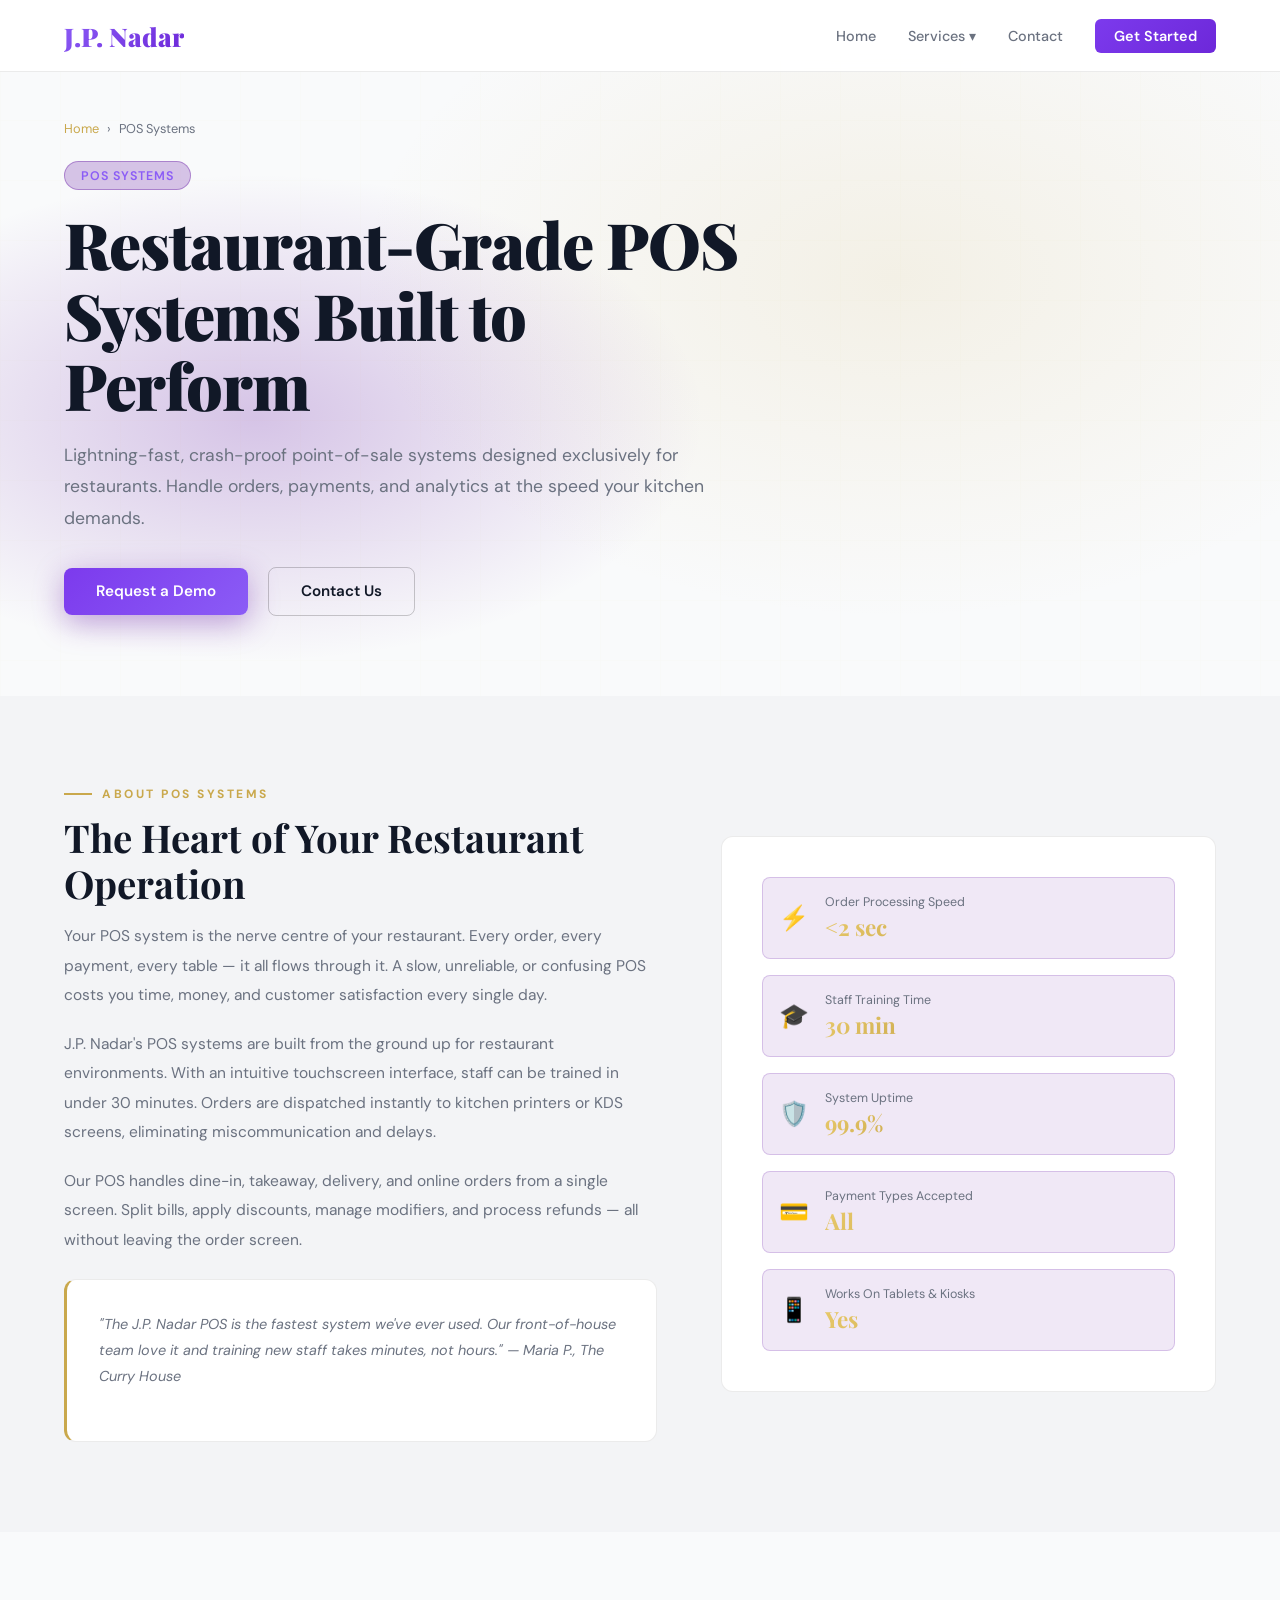
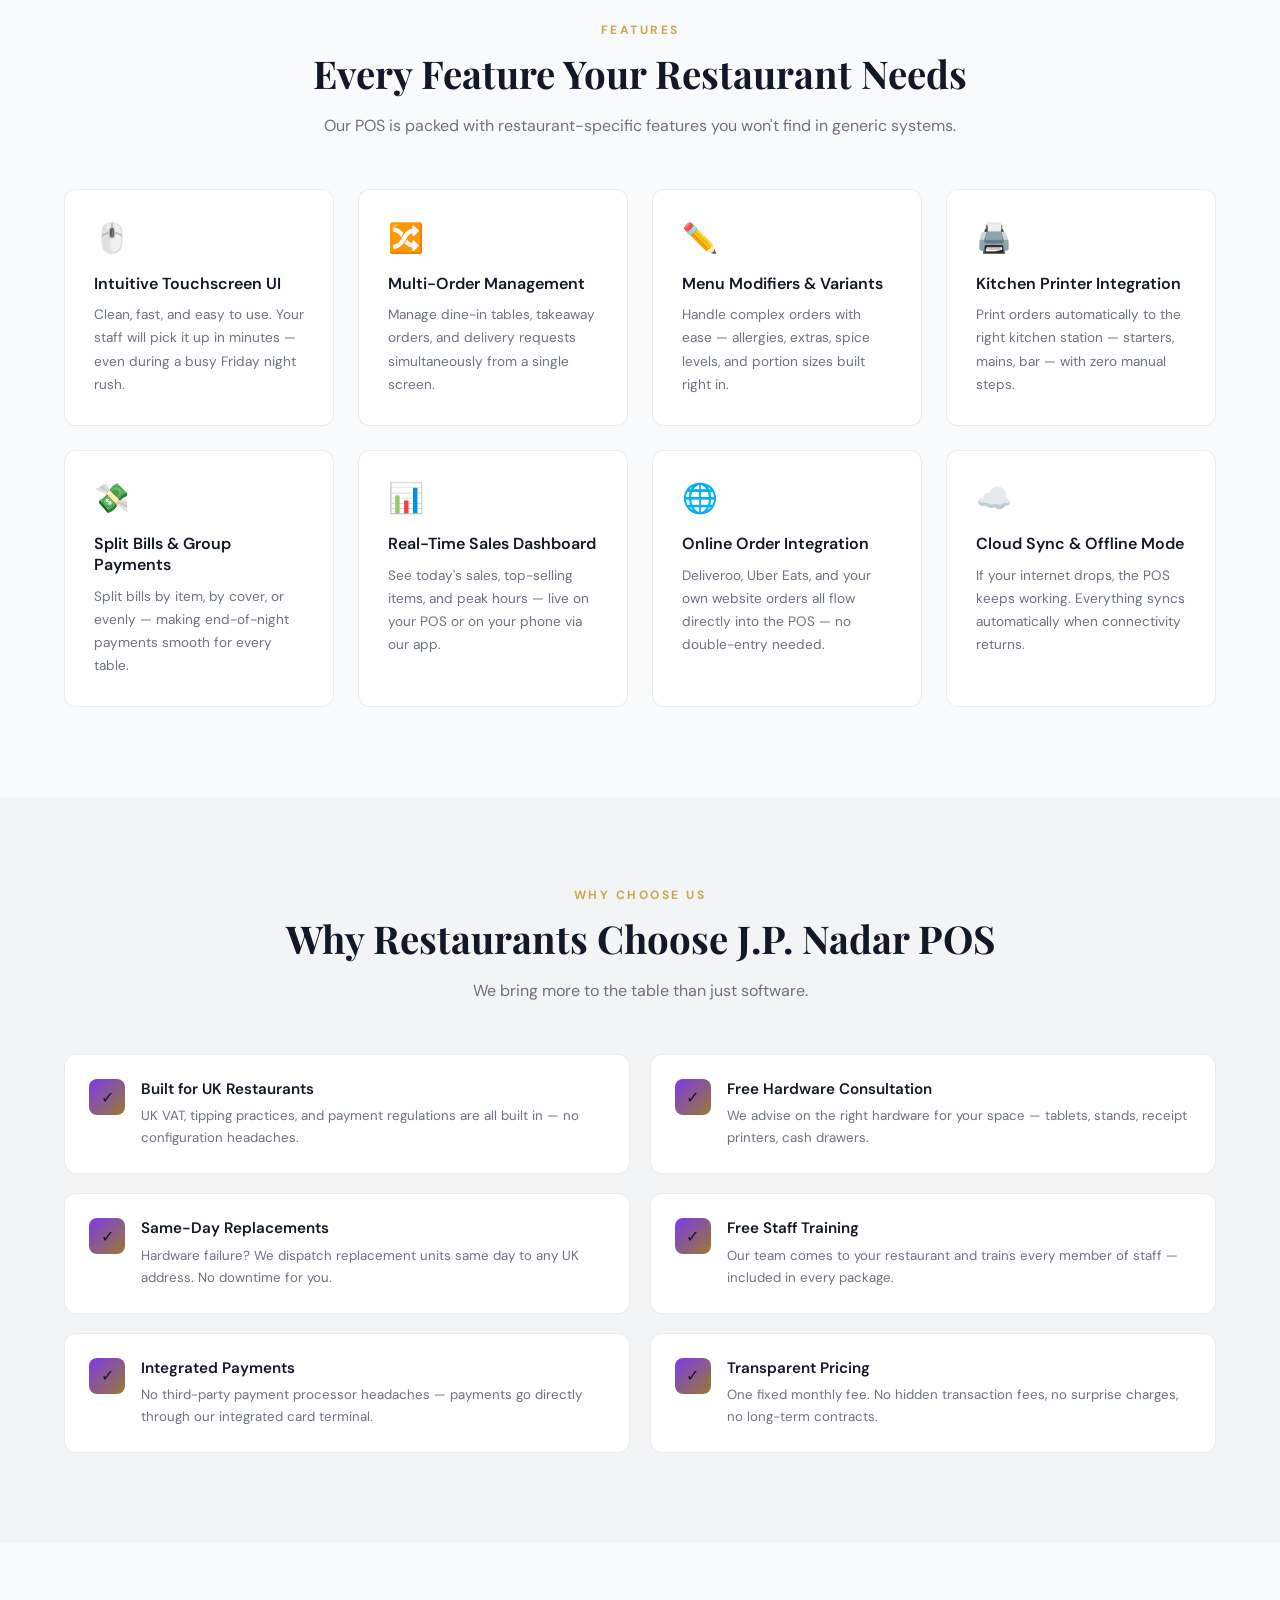
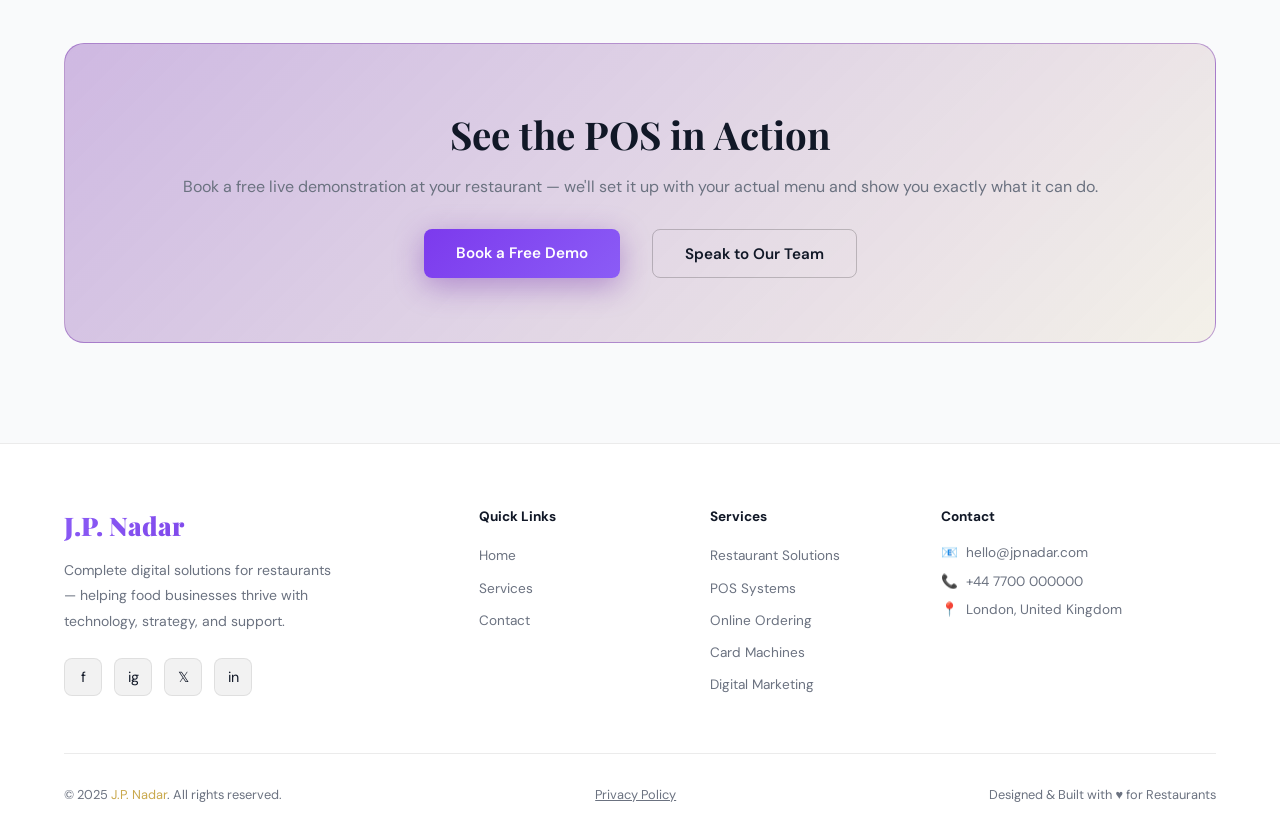
<file: pos-systems.html>
<!DOCTYPE html>
<html lang="en">
<head>
  <meta charset="UTF-8" />
  <meta name="viewport" content="width=device-width, initial-scale=1.0" />
  <title>POS Systems | J.P. Nadar</title>
  <meta name="description" content="Restaurant-grade POS systems from J.P. Nadar — fast, reliable, and built specifically for food service businesses." />
  <meta name="keywords" content="restaurant POS system, point of sale restaurant UK, POS till system" />
  <link rel="preconnect" href="https://fonts.googleapis.com" />
  <link rel="preconnect" href="https://fonts.gstatic.com" crossorigin />
  <link href="https://fonts.googleapis.com/css2?family=Playfair+Display:wght@700;900&family=DM+Sans:wght@300;400;500;600&display=swap" rel="stylesheet" />
  <link rel="stylesheet" href="style-sub.css" />
</head>
<body>
<nav id="navbar">
  <a href="index.html" class="logo">J.P. Nadar</a>
  <ul class="nav-links">
    <li><a href="index.html">Home</a></li>
    <li class="dropdown">
      <a href="#">Services ▾</a>
      <div class="dropdown-menu">
        <a href="restaurant-solutions.html">🍽️ Restaurant Solutions</a>
        <a href="pos-systems.html">🖥️ POS Systems</a>
        <a href="online-ordering.html">📱 Online Ordering</a>
        <a href="card-machines.html">💳 Card Machines</a>
        <a href="digital-marketing.html">📣 Digital Marketing</a>
      </div>
    </li>
    <li><a href="index.html#contact">Contact</a></li>
    <li><a href="index.html#contact" class="nav-cta">Get Started</a></li>
  </ul>
  <div class="hamburger" onclick="toggleMenu()" id="hamburger">
    <span></span><span></span><span></span>
  </div>
</nav>

<div class="mobile-menu" id="mobileMenu">
  <a href="index.html">Home</a>
  
  <div style="padding: 15px 0 5px 0; color: #C9A84C; font-size: 0.75rem; font-weight: 700; text-transform: uppercase; letter-spacing: 1px;">Our Services</div>
  
  <a href="restaurant-solutions.html" class="mobile-sub-link">🍽️ Restaurant Solutions</a>
  <a href="pos-systems.html" class="mobile-sub-link" style="color: #C9A84C !important;">🖥️ POS Systems</a>
  <a href="online-ordering.html" class="mobile-sub-link" >📱 Online Ordering</a> 
  <a href="card-machines.html" class="mobile-sub-link">💳 Card Machines</a>
  <a href="digital-marketing.html" class="mobile-sub-link">📣 Digital Marketing</a>
  
  <a href="index.html#contact">Contact</a>
</div>


<section class="page-hero">
  <div class="page-hero-grid"></div>
  <div class="page-hero-content">
    <div class="breadcrumb"><a href="index.html">Home</a> › <span>POS Systems</span></div>
    <div class="service-tag">POS Systems</div>
    <h1>Restaurant-Grade POS Systems Built to Perform</h1>
    <p class="hero-sub">Lightning-fast, crash-proof point-of-sale systems designed exclusively for restaurants. Handle orders, payments, and analytics at the speed your kitchen demands.</p>
    <a href="index.html#contact" class="btn-primary">Request a Demo</a>
    <a href="index.html#contact" class="btn-outline">Contact Us</a>
  </div>
</section>

<section class="desc">
  <div class="desc-grid">
    <div class="desc-text">
      <div class="section-label">About POS Systems</div>
      <h2 class="section-title">The Heart of Your Restaurant Operation</h2>
      <p>Your POS system is the nerve centre of your restaurant. Every order, every payment, every table — it all flows through it. A slow, unreliable, or confusing POS costs you time, money, and customer satisfaction every single day.</p>
      <p>J.P. Nadar's POS systems are built from the ground up for restaurant environments. With an intuitive touchscreen interface, staff can be trained in under 30 minutes. Orders are dispatched instantly to kitchen printers or KDS screens, eliminating miscommunication and delays.</p>
      <p>Our POS handles dine-in, takeaway, delivery, and online orders from a single screen. Split bills, apply discounts, manage modifiers, and process refunds — all without leaving the order screen.</p>
      <div class="highlight-box"><p>"The J.P. Nadar POS is the fastest system we've ever used. Our front-of-house team love it and training new staff takes minutes, not hours." — Maria P., The Curry House</p></div>
    </div>
    <div class="desc-visual">
      <div class="metric-item"><div class="metric-icon">⚡</div><div><div class="metric-label">Order Processing Speed</div><div class="metric-val">&lt;2 sec</div></div></div>
      <div class="metric-item"><div class="metric-icon">🎓</div><div><div class="metric-label">Staff Training Time</div><div class="metric-val">30 min</div></div></div>
      <div class="metric-item"><div class="metric-icon">🛡️</div><div><div class="metric-label">System Uptime</div><div class="metric-val">99.9%</div></div></div>
      <div class="metric-item"><div class="metric-icon">💳</div><div><div class="metric-label">Payment Types Accepted</div><div class="metric-val">All</div></div></div>
      <div class="metric-item"><div class="metric-icon">📱</div><div><div class="metric-label">Works On Tablets & Kiosks</div><div class="metric-val">Yes</div></div></div>
    </div>
  </div>
</section>

<section class="features">
  <div class="text-center">
    <div class="section-label">Features</div>
    <h2 class="section-title">Every Feature Your Restaurant Needs</h2>
    <p class="section-sub">Our POS is packed with restaurant-specific features you won't find in generic systems.</p>
  </div>
  <div class="features-grid">
    <div class="feature-card"><div class="feature-icon">🖱️</div><h3>Intuitive Touchscreen UI</h3><p>Clean, fast, and easy to use. Your staff will pick it up in minutes — even during a busy Friday night rush.</p></div>
    <div class="feature-card"><div class="feature-icon">🔀</div><h3>Multi-Order Management</h3><p>Manage dine-in tables, takeaway orders, and delivery requests simultaneously from a single screen.</p></div>
    <div class="feature-card"><div class="feature-icon">✏️</div><h3>Menu Modifiers & Variants</h3><p>Handle complex orders with ease — allergies, extras, spice levels, and portion sizes built right in.</p></div>
    <div class="feature-card"><div class="feature-icon">🖨️</div><h3>Kitchen Printer Integration</h3><p>Print orders automatically to the right kitchen station — starters, mains, bar — with zero manual steps.</p></div>
    <div class="feature-card"><div class="feature-icon">💸</div><h3>Split Bills & Group Payments</h3><p>Split bills by item, by cover, or evenly — making end-of-night payments smooth for every table.</p></div>
    <div class="feature-card"><div class="feature-icon">📊</div><h3>Real-Time Sales Dashboard</h3><p>See today's sales, top-selling items, and peak hours — live on your POS or on your phone via our app.</p></div>
    <div class="feature-card"><div class="feature-icon">🌐</div><h3>Online Order Integration</h3><p>Deliveroo, Uber Eats, and your own website orders all flow directly into the POS — no double-entry needed.</p></div>
    <div class="feature-card"><div class="feature-icon">☁️</div><h3>Cloud Sync & Offline Mode</h3><p>If your internet drops, the POS keeps working. Everything syncs automatically when connectivity returns.</p></div>
  </div>
</section>

<section class="why-us">
  <div class="text-center">
    <div class="section-label">Why Choose Us</div>
    <h2 class="section-title">Why Restaurants Choose J.P. Nadar POS</h2>
    <p class="section-sub">We bring more to the table than just software.</p>
  </div>
  <div class="why-grid">
    <div class="why-item"><div class="why-check">✓</div><div><h4>Built for UK Restaurants</h4><p>UK VAT, tipping practices, and payment regulations are all built in — no configuration headaches.</p></div></div>
    <div class="why-item"><div class="why-check">✓</div><div><h4>Free Hardware Consultation</h4><p>We advise on the right hardware for your space — tablets, stands, receipt printers, cash drawers.</p></div></div>
    <div class="why-item"><div class="why-check">✓</div><div><h4>Same-Day Replacements</h4><p>Hardware failure? We dispatch replacement units same day to any UK address. No downtime for you.</p></div></div>
    <div class="why-item"><div class="why-check">✓</div><div><h4>Free Staff Training</h4><p>Our team comes to your restaurant and trains every member of staff — included in every package.</p></div></div>
    <div class="why-item"><div class="why-check">✓</div><div><h4>Integrated Payments</h4><p>No third-party payment processor headaches — payments go directly through our integrated card terminal.</p></div></div>
    <div class="why-item"><div class="why-check">✓</div><div><h4>Transparent Pricing</h4><p>One fixed monthly fee. No hidden transaction fees, no surprise charges, no long-term contracts.</p></div></div>
  </div>
</section>

<section class="cta-section">
  <div class="cta-box">
    <h2>See the POS in Action</h2>
    <p>Book a free live demonstration at your restaurant — we'll set it up with your actual menu and show you exactly what it can do.</p>
    <div class="cta-btns"><a href="index.html#contact" class="btn-primary">Book a Free Demo</a><a href="index.html#contact" class="btn-outline">Speak to Our Team</a></div>
  </div>
</section>

<footer>
  <div class="footer-grid">
    <div class="footer-brand">
      <a href="index.html" class="logo">J.P. Nadar</a>
      <p>Complete digital solutions for restaurants — helping food businesses thrive with technology, strategy, and support.</p>
      <div class="footer-social">
        <a class="social-icon" href="#" aria-label="Facebook">f</a>
        <a class="social-icon" href="#" aria-label="Instagram">ig</a>
        <a class="social-icon" href="#" aria-label="Twitter">𝕏</a>
        <a class="social-icon" href="#" aria-label="LinkedIn">in</a>
      </div>
    </div>
    <div class="footer-col">
      <h4>Quick Links</h4>
      <ul>
        <li><a href="index.html">Home</a></li>
        <li><a href="#services">Services</a></li>
        <li><a href="#contact">Contact</a></li>
      </ul>
    </div>
    <div class="footer-col">
      <h4>Services</h4>
      <ul>
        <li><a href="restaurant-solutions.html">Restaurant Solutions</a></li>
        <li><a href="pos-systems.html">POS Systems</a></li>
        <li><a href="online-ordering.html">Online Ordering</a></li>
        <li><a href="card-machines.html">Card Machines</a></li>
        <li><a href="digital-marketing.html">Digital Marketing</a></li>
      </ul>
    </div>
    <div class="footer-col">
      <h4>Contact</h4>
      <ul class="footer-contact">
        <li><span>📧</span><span>hello@jpnadar.com</span></li>
        <li><span>📞</span><span>+44 7700 000000</span></li>
        <li><span>📍</span><span>London, United Kingdom</span></li>
      </ul>
    </div>
  </div>
  <div class="footer-bottom">
    <p>© 2025 <span class="gold-line">J.P. Nadar</span>. All rights reserved.</p>
    <p><a href="privacy-policy.html" style="color: var(--text-muted); text-decoration: underline;">Privacy Policy</a></p>
    <p>Designed & Built with ♥ for Restaurants</p>
  </div>
</footer>
</body>
</html>


<script>
  function toggleMenu() {
    document.getElementById('mobileMenu').classList.toggle('open');
  }

  // Change nav background on scroll
  window.addEventListener('scroll', () => {
    const nav = document.getElementById('navbar');
    if (window.scrollY > 40) {
      nav.style.background = 'rgba(255,255,255,0.98)';
    } else {
      nav.style.background = 'rgba(255,255,255,0.92)';
    }
  });
</script>
</file>
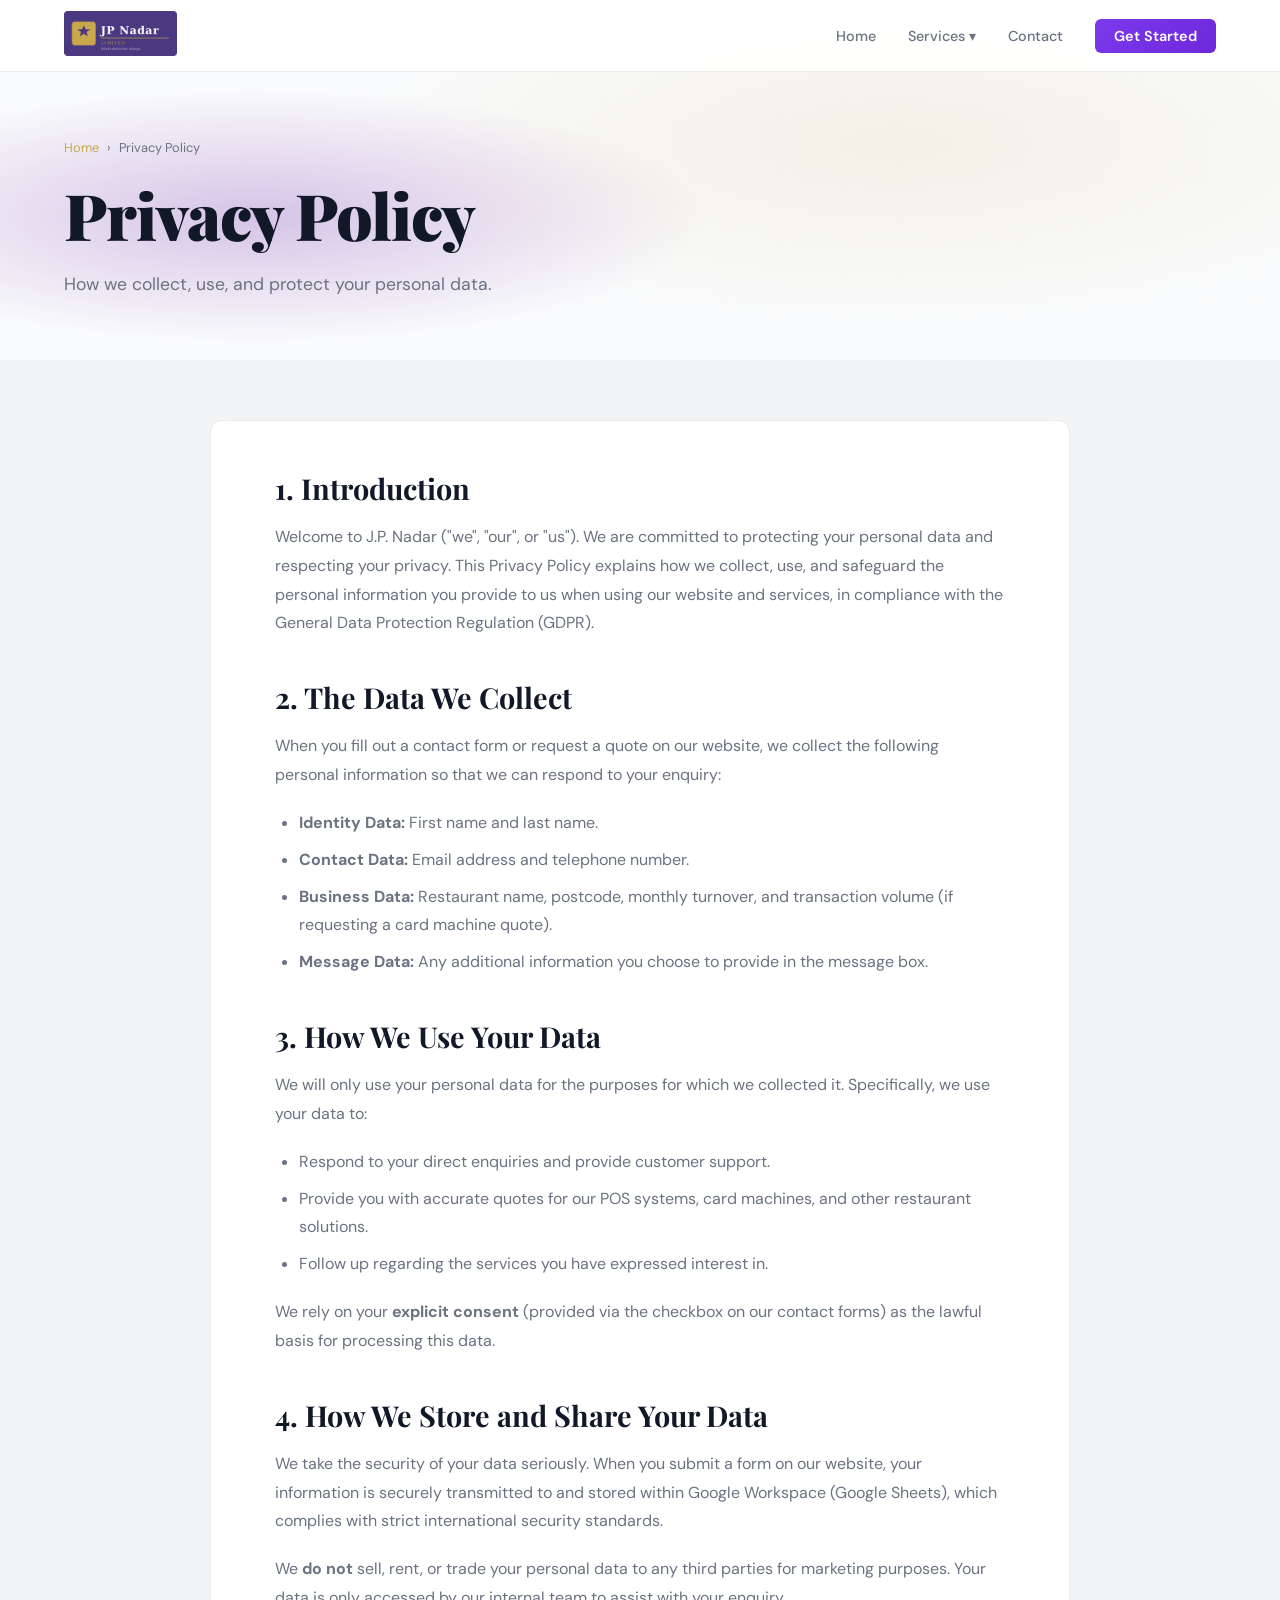
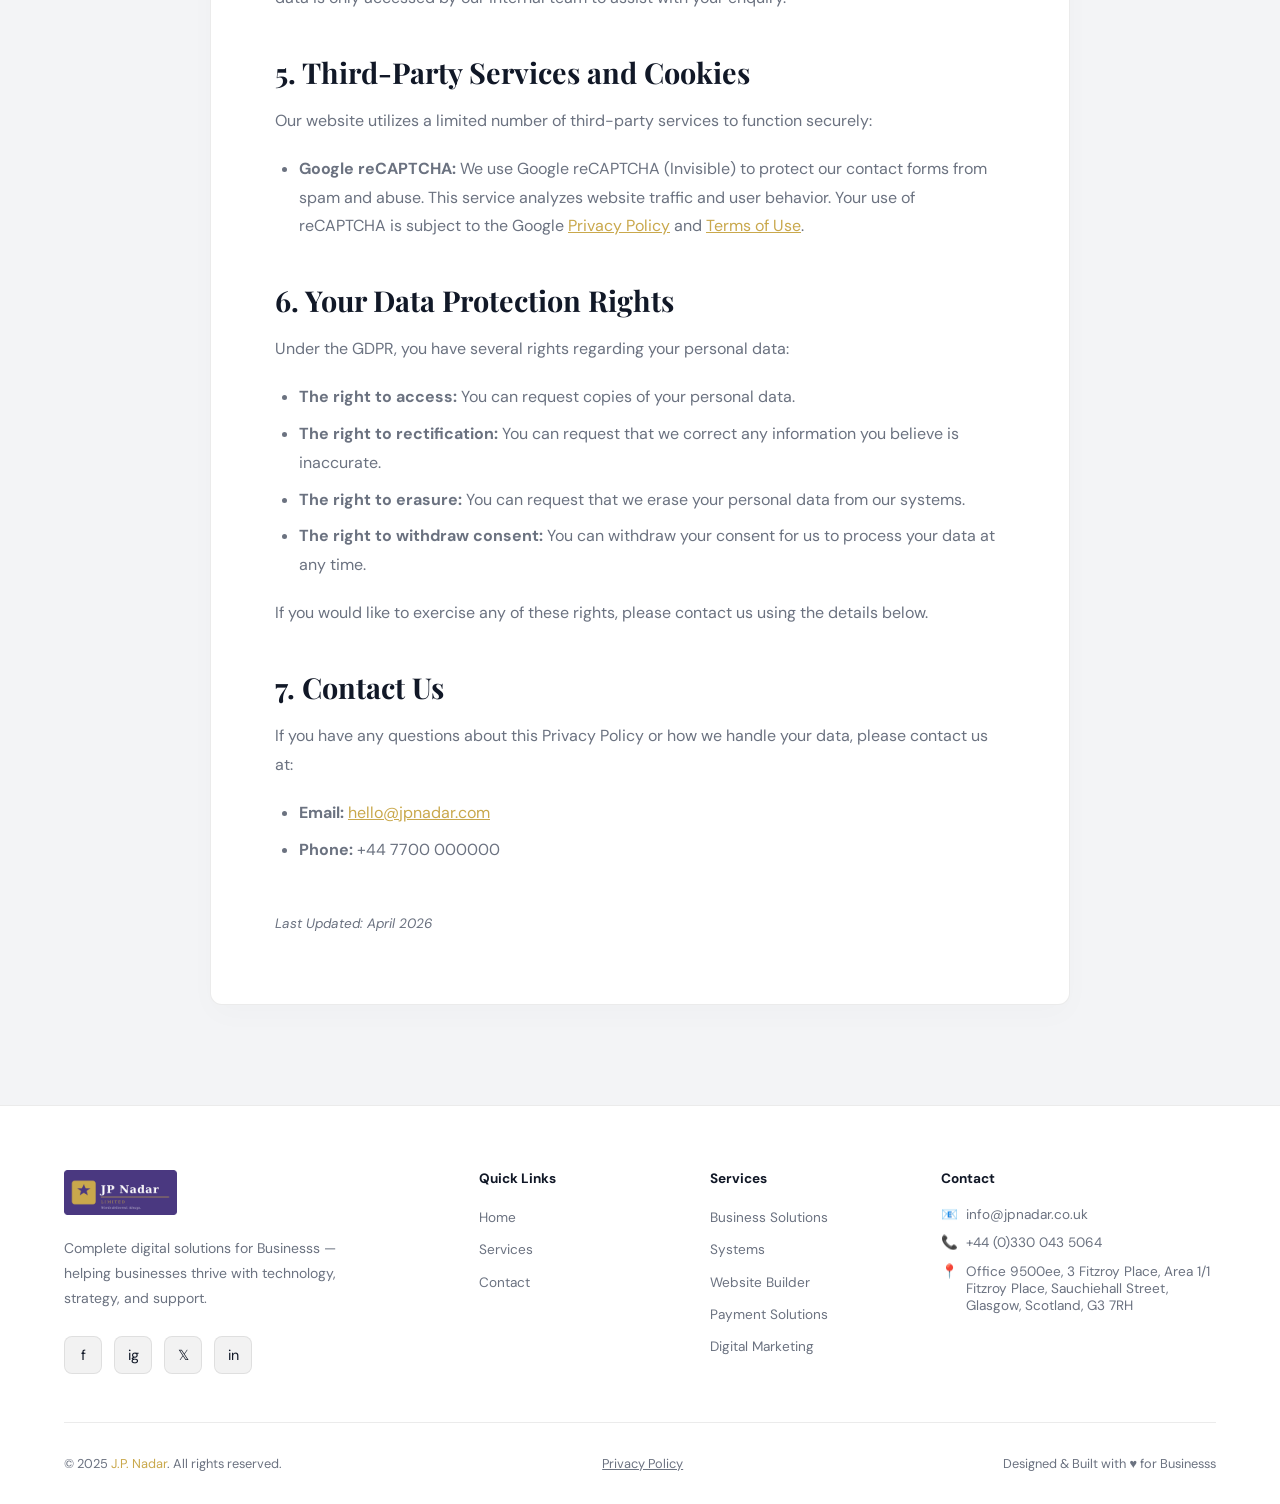
<file: privacy-policy.html>
<!DOCTYPE html>
<html lang="en">
<head>
  <meta charset="UTF-8" />
  <meta name="viewport" content="width=device-width, initial-scale=1.0" />
  <title>Privacy Policy | J.P. Nadar</title>
  <meta name="description" content="Privacy Policy for J.P. Nadar. Learn how we collect, use, and protect your personal data." />
  <link rel="preconnect" href="https://fonts.googleapis.com" />
  <link rel="preconnect" href="https://fonts.gstatic.com" crossorigin />
  <link href="https://fonts.googleapis.com/css2?family=Playfair+Display:wght@700;900&family=DM+Sans:wght@300;400;500;600&display=swap" rel="stylesheet" />
  <link rel="stylesheet" href="style-sub.css" />
  <style>
    .policy-container {
      max-width: 860px;
      margin: 0 auto;
      background: #FFFFFF;
      padding: 3rem 4rem;
      border-radius: 12px;
      border: 1px solid rgba(0, 0, 0, 0.08);
      box-shadow: 0 10px 30px rgba(0,0,0,0.02);
    }
    .policy-container h2 {
      font-family: 'Playfair Display', serif;
      font-size: 1.8rem;
      margin-top: 2.5rem;
      margin-bottom: 1rem;
      color: #111827;
    }
    .policy-container h2:first-child {
      margin-top: 0;
    }
    .policy-container p, .policy-container ul {
      font-size: 1rem;
      color: #6B7280;
      line-height: 1.8;
      margin-bottom: 1.2rem;
    }
    .policy-container ul {
      padding-left: 1.5rem;
    }
    .policy-container li {
      margin-bottom: 0.5rem;
    }
    .policy-container a {
      color: #C9A84C;
      text-decoration: underline;
    }
    @media (max-width: 768px) {
      .policy-container {
        padding: 2rem 1.5rem;
      }
    }
  </style>
</head>
<body>

<!-- ── NAV ── -->
<nav id="navbar">
  <a href="index.html" class="header-logo"><img src="images/logo.png" alt="J.P. Nadar Logo" /></a>
  <ul class="nav-links">
    <li><a href="index.html">Home</a></li>
    <li class="dropdown">
      <a href="#">Services ▾</a>
      <div class="dropdown-menu">
        <a href="Business-solutions.html">Business Solutions</a>
        <a href="systems.html">Systems</a>
        <a href="website.html">Website Builder</a>
        <a href="payment-solutions.html">Payment Solutions</a>
        <a href="digital-marketing.html">Digital Marketing</a>
      </div>
    </li>
    <li><a href="index.html#contact">Contact</a></li>
    <li><a href="index.html#contact" class="nav-cta">Get Started</a></li>
  </ul>
  <div class="hamburger" onclick="toggleMenu()" id="hamburger">
    <span></span><span></span><span></span>
  </div>
</nav>

<div class="mobile-menu" id="mobileMenu">
  <a href="index.html">Home</a>
  <div style="padding: 15px 0 5px 0; color: var(--gold); font-size: 0.75rem; font-weight: 700; text-transform: uppercase; letter-spacing: 1px;">Our Services</div>
  <a href="Business-solutions.html" class="mobile-sub-link">🍽️ Business Solutions</a>
  <a href="systems.html" class="mobile-sub-link">🖥️ Systems</a>
  <a href="website.html" class="mobile-sub-link">📱 Website Builder</a> 
  <a href="payment-solutions.html" class="mobile-sub-link">💳 Payment Solutions</a>
  <a href="digital-marketing.html" class="mobile-sub-link">📣 Digital Marketing</a>
  <a href="index.html#contact">Contact</a>
</div>

<!-- ── HERO ── -->
<section class="page-hero" style="min-height: 40vh; padding-bottom: 40px;">
  <div class="page-hero-grid"></div>
  <div class="page-hero-content">
    <div class="breadcrumb"><a href="index.html">Home</a> › <span>Privacy Policy</span></div>
    <h1>Privacy Policy</h1>
    <p class="hero-sub" style="margin-bottom: 0;">How we collect, use, and protect your personal data.</p>
  </div>
</section>

<!-- ── POLICY CONTENT ── -->
<section style="background: #F3F4F6; padding: 60px 5% 100px;">
  <div class="policy-container">
    <h2>1. Introduction</h2>
    <p>Welcome to J.P. Nadar ("we", "our", or "us"). We are committed to protecting your personal data and respecting your privacy. This Privacy Policy explains how we collect, use, and safeguard the personal information you provide to us when using our website and services, in compliance with the General Data Protection Regulation (GDPR).</p>

    <h2>2. The Data We Collect</h2>
    <p>When you fill out a contact form or request a quote on our website, we collect the following personal information so that we can respond to your enquiry:</p>
    <ul>
      <li><strong>Identity Data:</strong> First name and last name.</li>
      <li><strong>Contact Data:</strong> Email address and telephone number.</li>
      <li><strong>Business Data:</strong> Restaurant name, postcode, monthly turnover, and transaction volume (if requesting a card machine quote).</li>
      <li><strong>Message Data:</strong> Any additional information you choose to provide in the message box.</li>
    </ul>

    <h2>3. How We Use Your Data</h2>
    <p>We will only use your personal data for the purposes for which we collected it. Specifically, we use your data to:</p>
    <ul>
      <li>Respond to your direct enquiries and provide customer support.</li>
      <li>Provide you with accurate quotes for our POS systems, card machines, and other restaurant solutions.</li>
      <li>Follow up regarding the services you have expressed interest in.</li>
    </ul>
    <p>We rely on your <strong>explicit consent</strong> (provided via the checkbox on our contact forms) as the lawful basis for processing this data.</p>

    <h2>4. How We Store and Share Your Data</h2>
    <p>We take the security of your data seriously. When you submit a form on our website, your information is securely transmitted to and stored within Google Workspace (Google Sheets), which complies with strict international security standards.</p>
    <p>We <strong>do not</strong> sell, rent, or trade your personal data to any third parties for marketing purposes. Your data is only accessed by our internal team to assist with your enquiry.</p>

    <h2>5. Third-Party Services and Cookies</h2>
    <p>Our website utilizes a limited number of third-party services to function securely:</p>
    <ul>
      <li><strong>Google reCAPTCHA:</strong> We use Google reCAPTCHA (Invisible) to protect our contact forms from spam and abuse. This service analyzes website traffic and user behavior. Your use of reCAPTCHA is subject to the Google <a href="https://policies.google.com/privacy" target="_blank" rel="noopener">Privacy Policy</a> and <a href="https://policies.google.com/terms" target="_blank" rel="noopener">Terms of Use</a>.</li>
    </ul>

    <h2>6. Your Data Protection Rights</h2>
    <p>Under the GDPR, you have several rights regarding your personal data:</p>
    <ul>
      <li><strong>The right to access:</strong> You can request copies of your personal data.</li>
      <li><strong>The right to rectification:</strong> You can request that we correct any information you believe is inaccurate.</li>
      <li><strong>The right to erasure:</strong> You can request that we erase your personal data from our systems.</li>
      <li><strong>The right to withdraw consent:</strong> You can withdraw your consent for us to process your data at any time.</li>
    </ul>
    <p>If you would like to exercise any of these rights, please contact us using the details below.</p>

    <h2>7. Contact Us</h2>
    <p>If you have any questions about this Privacy Policy or how we handle your data, please contact us at:</p>
    <ul>
      <li><strong>Email:</strong> <a href="mailto:hello@jpnadar.com">hello@jpnadar.com</a></li>
      <li><strong>Phone:</strong> +44 7700 000000</li>
    </ul>
    
    <p style="margin-top: 3rem; font-size: 0.85rem;"><em>Last Updated: April 2026</em></p>
  </div>
</section>

<!-- ── FOOTER ── -->
<footer>
  <div class="footer-grid">
    <div class="footer-brand">
        <a href="index.html" class="footer-logo"><img src="images/logo.png" alt="J.P. Nadar Logo" style="height: 45px; width: auto; margin-bottom: 1rem;" /></a>
        <p>Complete digital solutions for Businesss — helping businesses thrive with technology, strategy, and
          support.</p>
      <div class="footer-social">
        <a class="social-icon" href="#" aria-label="Facebook">f</a>
        <a class="social-icon" href="#" aria-label="Instagram">ig</a>
        <a class="social-icon" href="#" aria-label="Twitter">𝕏</a>
        <a class="social-icon" href="#" aria-label="LinkedIn">in</a>
      </div>
    </div>
    <div class="footer-col">
      <h4>Quick Links</h4>
      <ul>
        <li><a href="index.html">Home</a></li>
          <li><a href="index.html#services">Services</a></li>
          <li><a href="index.html#contact">Contact</a></li>
      </ul>
    </div>
    <div class="footer-col">
      <h4>Services</h4>
      <ul>
          <li><a href="Business-solutions.html">Business Solutions</a></li>
          <li><a href="systems.html">Systems</a></li>
          <li><a href="website.html">Website Builder</a></li>
          <li><a href="payment-solutions.html">Payment Solutions</a></li>
          <li><a href="digital-marketing.html">Digital Marketing</a></li>
      </ul>
    </div>
    <div class="footer-col">
      <h4>Contact</h4>
      <ul class="footer-contact">
          <li><span>📧</span><span>info@jpnadar.co.uk</span></li>
          <li><span>📞</span><span>+44 (0)330 043 5064</span></li>
          <li><span>📍</span><span>Office 9500ee, 3 Fitzroy Place, Area 1/1 Fitzroy Place, Sauchiehall Street, Glasgow, Scotland, G3 7RH
</span></li>
      </ul>
    </div>
  </div>
  <div class="footer-bottom">
    <p>© 2025 <span class="gold-line">J.P. Nadar</span>. All rights reserved.</p>
      <p><a href="privacy-policy.html" style="color: var(--text-muted); text-decoration: underline;">Privacy Policy</a></p>
      <p>Designed & Built with ♥ for Businesss</p>
  </div>
</footer>

<script>
  function toggleMenu() {
    document.getElementById('mobileMenu').classList.toggle('open');
  }
  window.addEventListener('scroll', () => {
    const nav = document.getElementById('navbar');
    nav.style.background = window.scrollY > 40 ? 'rgba(255,255,255,0.98)' : 'rgba(255,255,255,0.92)';
  });
</script>
</body>
</html>
</file>
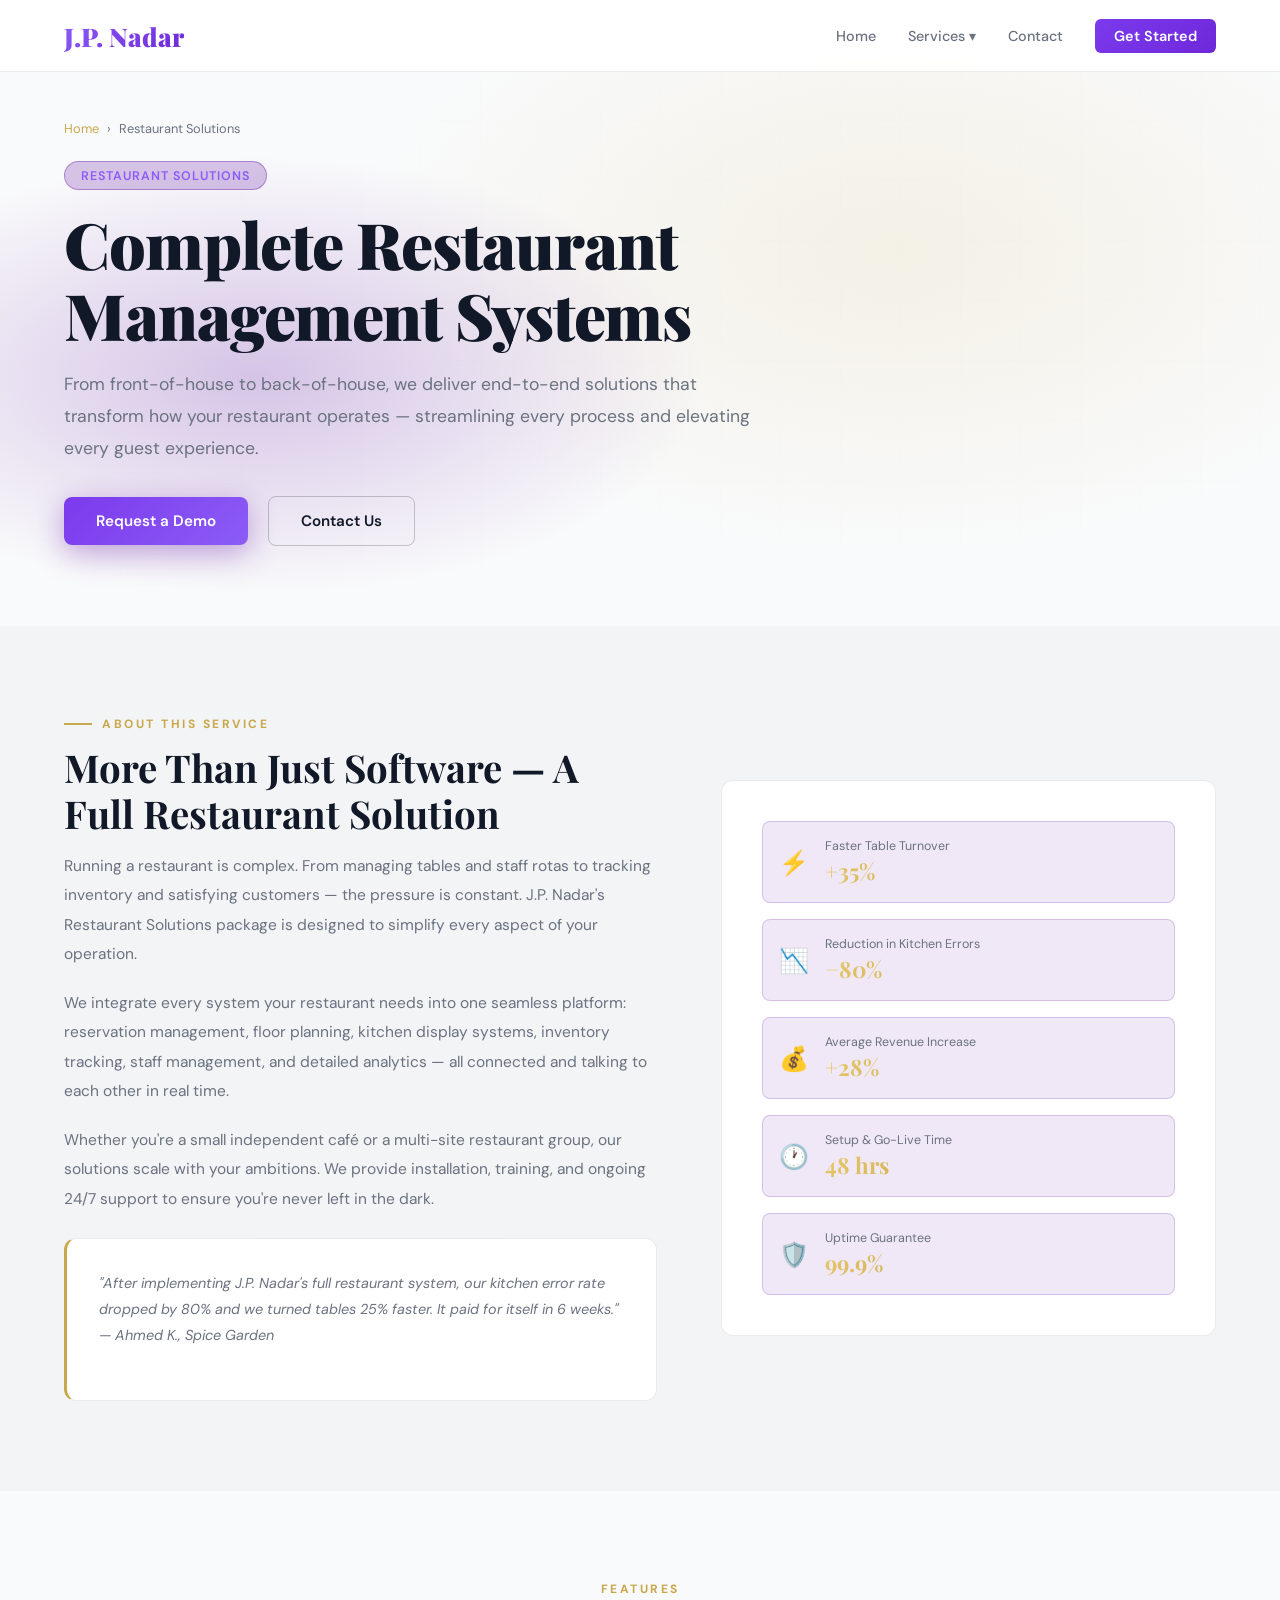
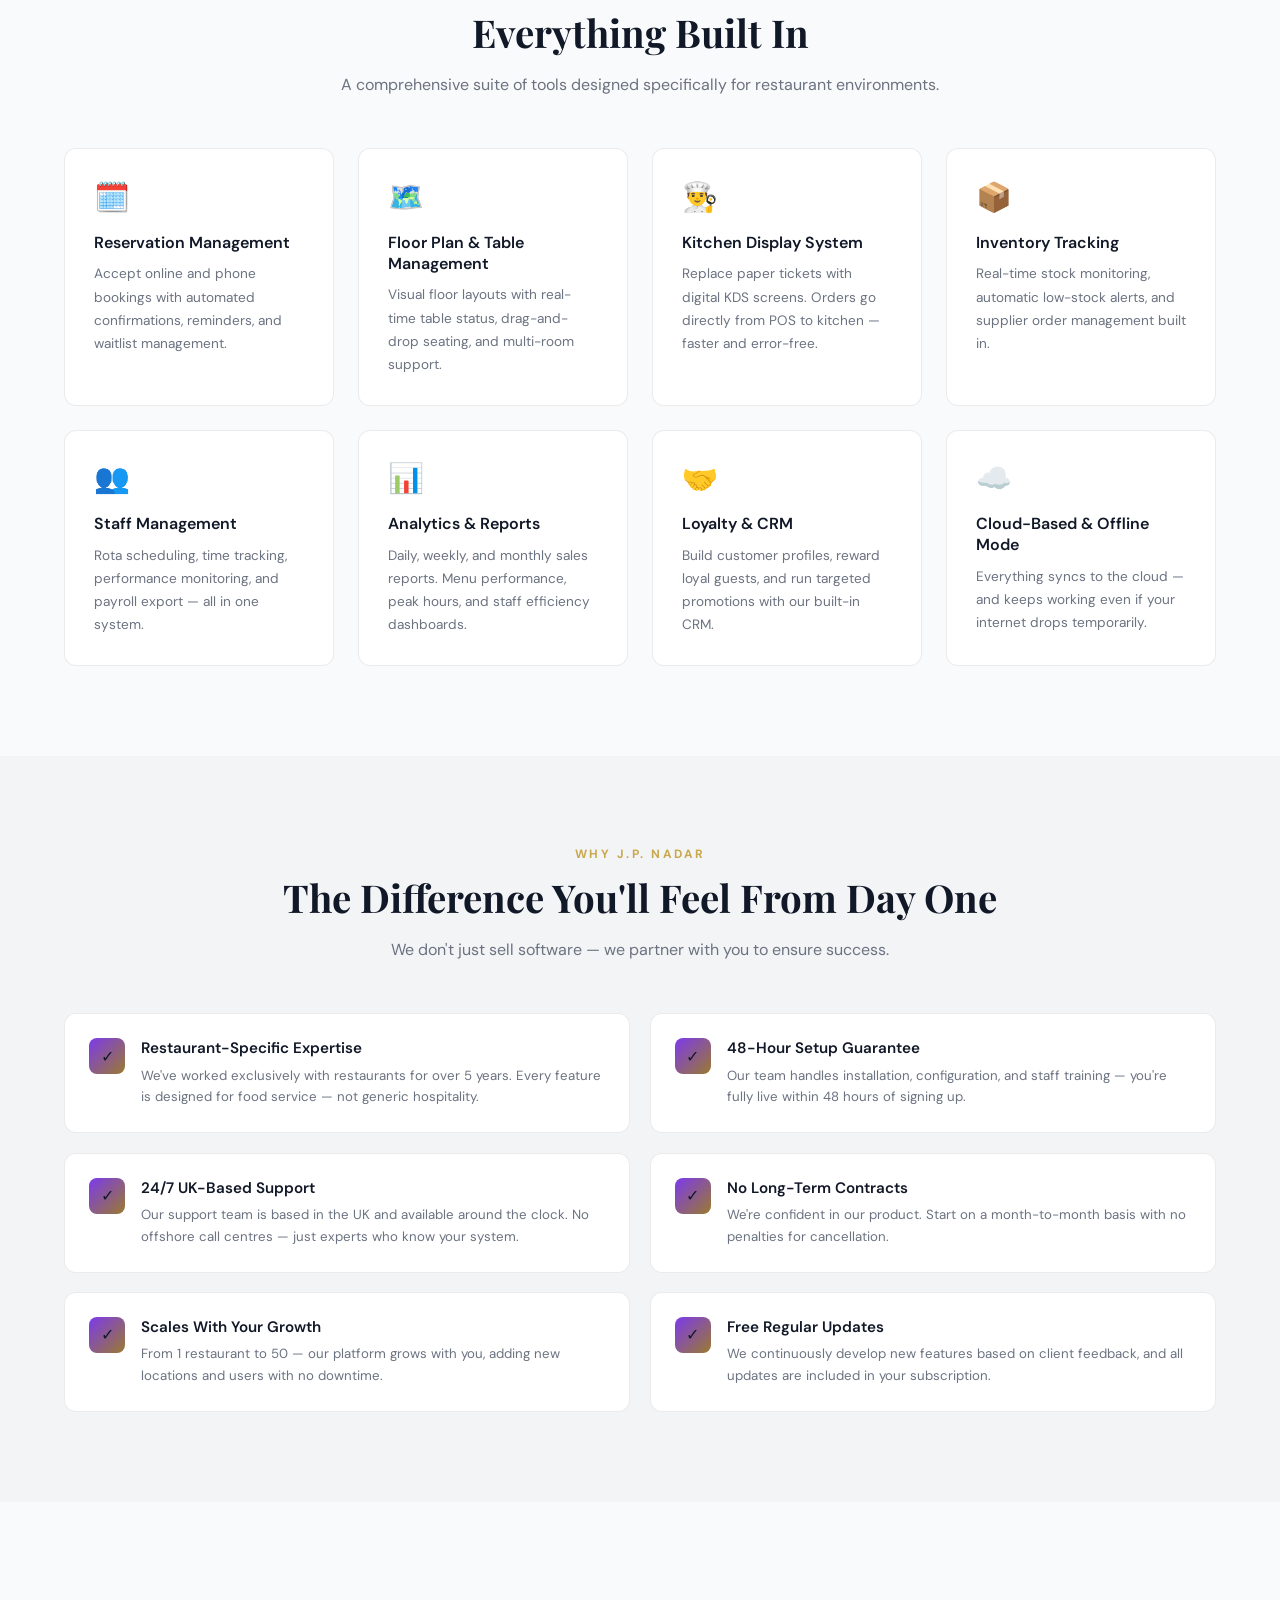
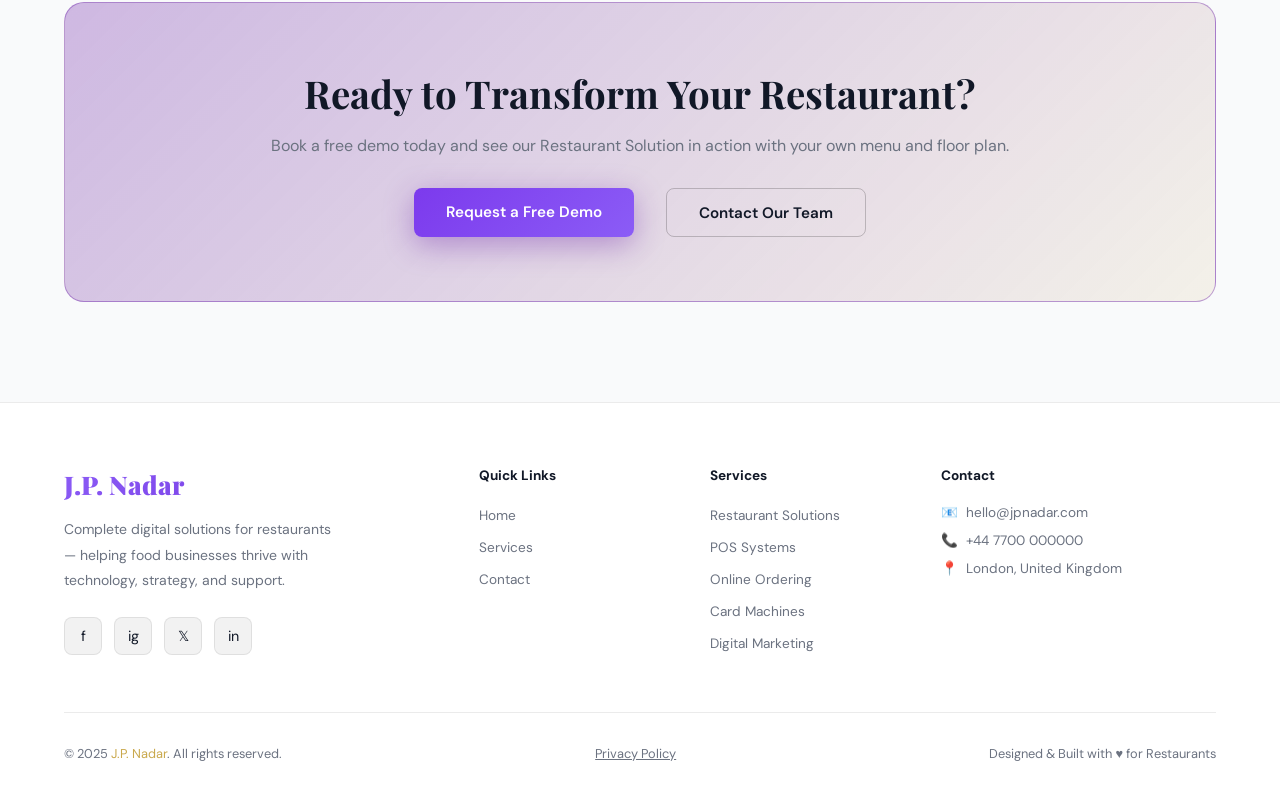
<file: restaurant-solutions.html>
<!DOCTYPE html>
<html lang="en">
<head>
  <meta charset="UTF-8" />
  <meta name="viewport" content="width=device-width, initial-scale=1.0" />
  <title>Restaurant Solutions | J.P. Nadar</title>
  <meta name="description" content="J.P. Nadar provides complete restaurant management solutions — streamline operations, cut costs and delight customers." />
  <meta name="keywords" content="restaurant management system, restaurant solutions, restaurant software UK" />
  <link rel="preconnect" href="https://fonts.googleapis.com" />
  <link rel="preconnect" href="https://fonts.gstatic.com" crossorigin />
  <link href="https://fonts.googleapis.com/css2?family=Playfair+Display:wght@700;900&family=DM+Sans:wght@300;400;500;600&display=swap" rel="stylesheet" />
  <link rel="stylesheet" href="style-sub.css" />
</head>
<body>
<nav id="navbar">
  <a href="index.html" class="logo">J.P. Nadar</a>
  <ul class="nav-links">
    <li><a href="index.html">Home</a></li>
    <li class="dropdown">
      <a href="#">Services ▾</a>
      <div class="dropdown-menu">
        <a href="restaurant-solutions.html">🍽️ Restaurant Solutions</a>
        <a href="pos-systems.html">🖥️ POS Systems</a>
        <a href="online-ordering.html">📱 Online Ordering</a>
        <a href="card-machines.html">💳 Card Machines</a>
        <a href="digital-marketing.html">📣 Digital Marketing</a>
      </div>
    </li>
    <li><a href="index.html#contact">Contact</a></li>
    <li><a href="index.html#contact" class="nav-cta">Get Started</a></li>
  </ul>
  <div class="hamburger" onclick="toggleMenu()" id="hamburger">
    <span></span><span></span><span></span>
  </div>
</nav>

<div class="mobile-menu" id="mobileMenu">
  <a href="index.html">Home</a>
  
  <div style="padding: 15px 0 5px 0; color: #C9A84C; font-size: 0.75rem; font-weight: 700; text-transform: uppercase; letter-spacing: 1px;">Our Services</div>
  
  <a href="restaurant-solutions.html" class="mobile-sub-link" style="color: #C9A84C !important;">🍽️ Restaurant Solutions</a>
  <a href="pos-systems.html" class="mobile-sub-link">🖥️ POS Systems</a>
  <a href="online-ordering.html" class="mobile-sub-link">📱 Online Ordering</a> 
  <a href="card-machines.html" class="mobile-sub-link">💳 Card Machines</a>
  <a href="digital-marketing.html" class="mobile-sub-link">📣 Digital Marketing</a>
  
  <a href="index.html#contact">Contact</a>
</div>

<!-- HERO -->
<section class="page-hero">
  <div class="page-hero-bg"></div><div class="page-hero-grid"></div>
  <div class="page-hero-content">
    <div class="breadcrumb"><a href="index.html">Home</a> › <span>Restaurant Solutions</span></div>
    <div class="service-tag">Restaurant Solutions</div>
    <h1>Complete Restaurant Management Systems</h1>
    <p class="hero-sub">From front-of-house to back-of-house, we deliver end-to-end solutions that transform how your restaurant operates — streamlining every process and elevating every guest experience.</p>
    <a href="index.html#contact" class="btn-primary">Request a Demo</a>
    <a href="index.html#contact" class="btn-outline">Contact Us</a>
  </div>
</section>

<!-- DESCRIPTION -->
<section class="desc">
  <div class="desc-grid">
    <div class="desc-text">
      <div class="section-label">About This Service</div>
      <h2 class="section-title">More Than Just Software — A Full Restaurant Solution</h2>
      <p>Running a restaurant is complex. From managing tables and staff rotas to tracking inventory and satisfying customers — the pressure is constant. J.P. Nadar's Restaurant Solutions package is designed to simplify every aspect of your operation.</p>
      <p>We integrate every system your restaurant needs into one seamless platform: reservation management, floor planning, kitchen display systems, inventory tracking, staff management, and detailed analytics — all connected and talking to each other in real time.</p>
      <p>Whether you're a small independent café or a multi-site restaurant group, our solutions scale with your ambitions. We provide installation, training, and ongoing 24/7 support to ensure you're never left in the dark.</p>
      <div class="highlight-box"><p>"After implementing J.P. Nadar's full restaurant system, our kitchen error rate dropped by 80% and we turned tables 25% faster. It paid for itself in 6 weeks." — Ahmed K., Spice Garden</p></div>
    </div>
    <div class="desc-visual">
      <div class="metric-item"><div class="metric-icon">⚡</div><div><div class="metric-label">Faster Table Turnover</div><div class="metric-val">+35%</div></div></div>
      <div class="metric-item"><div class="metric-icon">📉</div><div><div class="metric-label">Reduction in Kitchen Errors</div><div class="metric-val">−80%</div></div></div>
      <div class="metric-item"><div class="metric-icon">💰</div><div><div class="metric-label">Average Revenue Increase</div><div class="metric-val">+28%</div></div></div>
      <div class="metric-item"><div class="metric-icon">🕐</div><div><div class="metric-label">Setup & Go-Live Time</div><div class="metric-val">48 hrs</div></div></div>
      <div class="metric-item"><div class="metric-icon">🛡️</div><div><div class="metric-label">Uptime Guarantee</div><div class="metric-val">99.9%</div></div></div>
    </div>
  </div>
</section>

<!-- FEATURES -->
<section class="features">
  <div class="text-center">
    <div class="section-label">Features</div>
    <h2 class="section-title">Everything Built In</h2>
    <p class="section-sub">A comprehensive suite of tools designed specifically for restaurant environments.</p>
  </div>
  <div class="features-grid">
    <div class="feature-card"><div class="feature-icon">🗓️</div><h3>Reservation Management</h3><p>Accept online and phone bookings with automated confirmations, reminders, and waitlist management.</p></div>
    <div class="feature-card"><div class="feature-icon">🗺️</div><h3>Floor Plan & Table Management</h3><p>Visual floor layouts with real-time table status, drag-and-drop seating, and multi-room support.</p></div>
    <div class="feature-card"><div class="feature-icon">👨‍🍳</div><h3>Kitchen Display System</h3><p>Replace paper tickets with digital KDS screens. Orders go directly from POS to kitchen — faster and error-free.</p></div>
    <div class="feature-card"><div class="feature-icon">📦</div><h3>Inventory Tracking</h3><p>Real-time stock monitoring, automatic low-stock alerts, and supplier order management built in.</p></div>
    <div class="feature-card"><div class="feature-icon">👥</div><h3>Staff Management</h3><p>Rota scheduling, time tracking, performance monitoring, and payroll export — all in one system.</p></div>
    <div class="feature-card"><div class="feature-icon">📊</div><h3>Analytics & Reports</h3><p>Daily, weekly, and monthly sales reports. Menu performance, peak hours, and staff efficiency dashboards.</p></div>
    <div class="feature-card"><div class="feature-icon">🤝</div><h3>Loyalty & CRM</h3><p>Build customer profiles, reward loyal guests, and run targeted promotions with our built-in CRM.</p></div>
    <div class="feature-card"><div class="feature-icon">☁️</div><h3>Cloud-Based & Offline Mode</h3><p>Everything syncs to the cloud — and keeps working even if your internet drops temporarily.</p></div>
  </div>
</section>

<!-- WHY US -->
<section class="why-us">
  <div class="text-center">
    <div class="section-label">Why J.P. Nadar</div>
    <h2 class="section-title">The Difference You'll Feel From Day One</h2>
    <p class="section-sub">We don't just sell software — we partner with you to ensure success.</p>
  </div>
  <div class="why-grid">
    <div class="why-item"><div class="why-check">✓</div><div><h4>Restaurant-Specific Expertise</h4><p>We've worked exclusively with restaurants for over 5 years. Every feature is designed for food service — not generic hospitality.</p></div></div>
    <div class="why-item"><div class="why-check">✓</div><div><h4>48-Hour Setup Guarantee</h4><p>Our team handles installation, configuration, and staff training — you're fully live within 48 hours of signing up.</p></div></div>
    <div class="why-item"><div class="why-check">✓</div><div><h4>24/7 UK-Based Support</h4><p>Our support team is based in the UK and available around the clock. No offshore call centres — just experts who know your system.</p></div></div>
    <div class="why-item"><div class="why-check">✓</div><div><h4>No Long-Term Contracts</h4><p>We're confident in our product. Start on a month-to-month basis with no penalties for cancellation.</p></div></div>
    <div class="why-item"><div class="why-check">✓</div><div><h4>Scales With Your Growth</h4><p>From 1 restaurant to 50 — our platform grows with you, adding new locations and users with no downtime.</p></div></div>
    <div class="why-item"><div class="why-check">✓</div><div><h4>Free Regular Updates</h4><p>We continuously develop new features based on client feedback, and all updates are included in your subscription.</p></div></div>
  </div>
</section>

<!-- CTA -->
<section class="cta-section">
  <div class="cta-box">
    <h2>Ready to Transform Your Restaurant?</h2>
    <p>Book a free demo today and see our Restaurant Solution in action with your own menu and floor plan.</p>
    <div class="cta-btns">
      <a href="index.html#contact" class="btn-primary">Request a Free Demo</a>
      <a href="index.html#contact" class="btn-outline">Contact Our Team</a>
    </div>
  </div>
</section>

<!-- FOOTER -->
<footer>
  <div class="footer-grid">
    <div class="footer-brand">
      <a href="index.html" class="logo">J.P. Nadar</a>
      <p>Complete digital solutions for restaurants — helping food businesses thrive with technology, strategy, and support.</p>
      <div class="footer-social">
        <a class="social-icon" href="#" aria-label="Facebook">f</a>
        <a class="social-icon" href="#" aria-label="Instagram">ig</a>
        <a class="social-icon" href="#" aria-label="Twitter">𝕏</a>
        <a class="social-icon" href="#" aria-label="LinkedIn">in</a>
      </div>
    </div>
    <div class="footer-col">
      <h4>Quick Links</h4>
      <ul>
        <li><a href="index.html">Home</a></li>
        <li><a href="#services">Services</a></li>
        <li><a href="#contact">Contact</a></li>
      </ul>
    </div>
    <div class="footer-col">
      <h4>Services</h4>
      <ul>
        <li><a href="restaurant-solutions.html">Restaurant Solutions</a></li>
        <li><a href="pos-systems.html">POS Systems</a></li>
        <li><a href="online-ordering.html">Online Ordering</a></li>
        <li><a href="card-machines.html">Card Machines</a></li>
        <li><a href="digital-marketing.html">Digital Marketing</a></li>
      </ul>
    </div>
    <div class="footer-col">
      <h4>Contact</h4>
      <ul class="footer-contact">
        <li><span>📧</span><span>hello@jpnadar.com</span></li>
        <li><span>📞</span><span>+44 7700 000000</span></li>
        <li><span>📍</span><span>London, United Kingdom</span></li>
      </ul>
    </div>
  </div>
  <div class="footer-bottom">
    <p>© 2025 <span class="gold-line">J.P. Nadar</span>. All rights reserved.</p>
    <p><a href="privacy-policy.html" style="color: var(--text-muted); text-decoration: underline;">Privacy Policy</a></p>
    <p>Designed & Built with ♥ for Restaurants</p>
  </div>
</footer>
</body>
</html>


<script>
  function toggleMenu() {
    document.getElementById('mobileMenu').classList.toggle('open');
  }

  // Change nav background on scroll
  window.addEventListener('scroll', () => {
    const nav = document.getElementById('navbar');
    if (window.scrollY > 40) {
      nav.style.background = 'rgba(255,255,255,0.98)';
    } else {
      nav.style.background = 'rgba(255,255,255,0.92)';
    }
  });
</script>
</file>
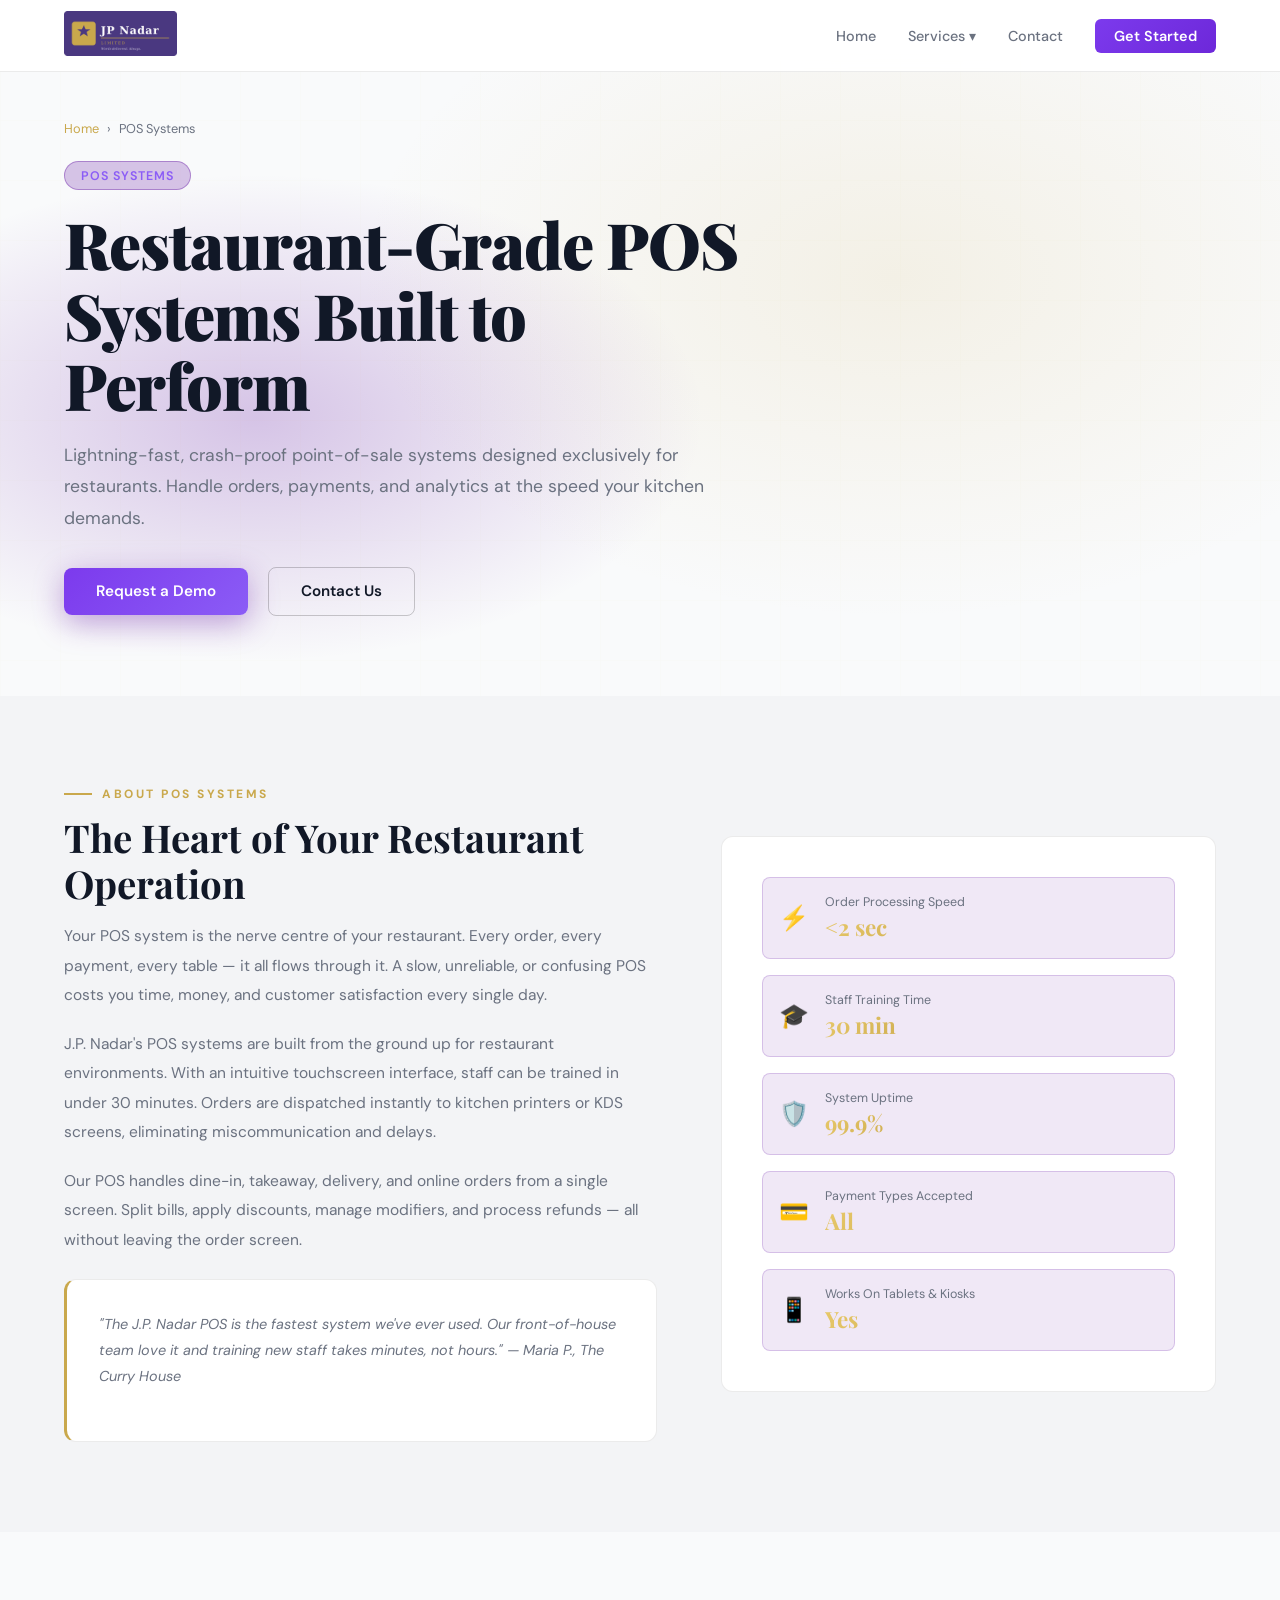
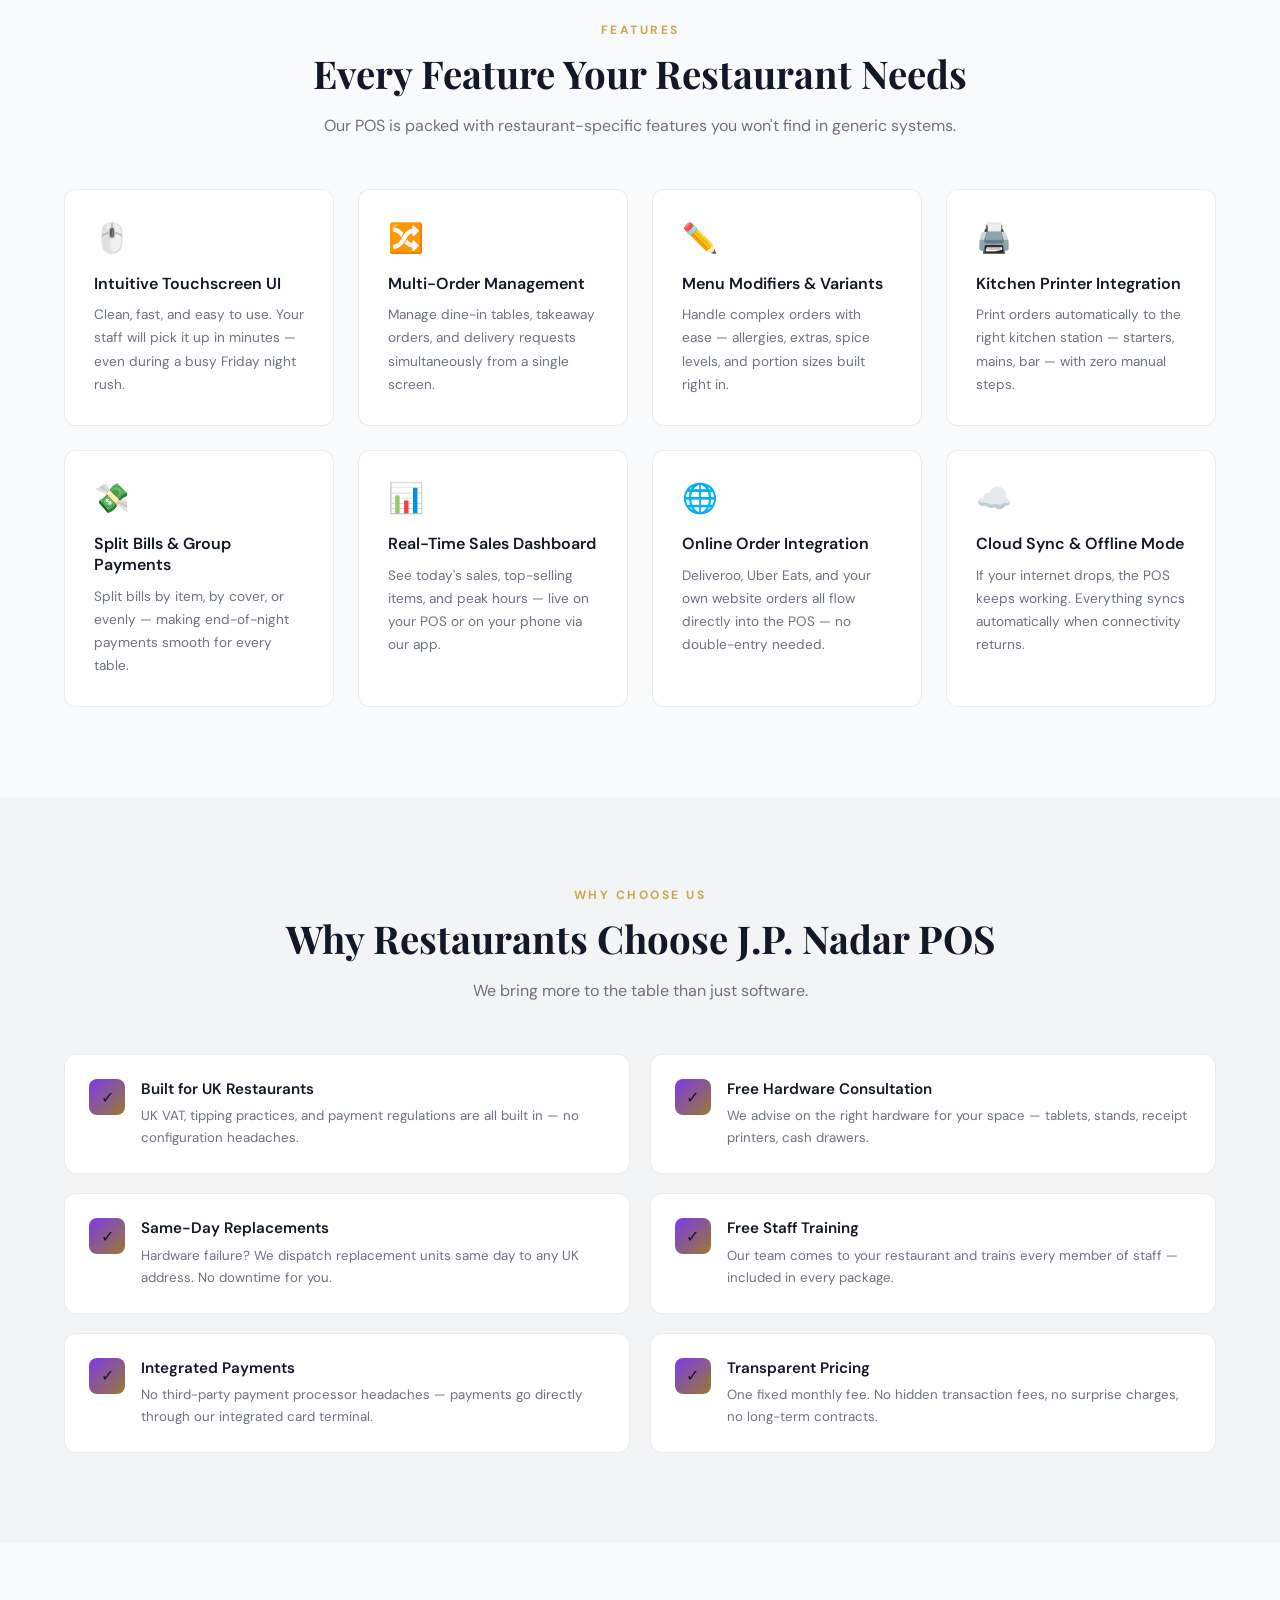
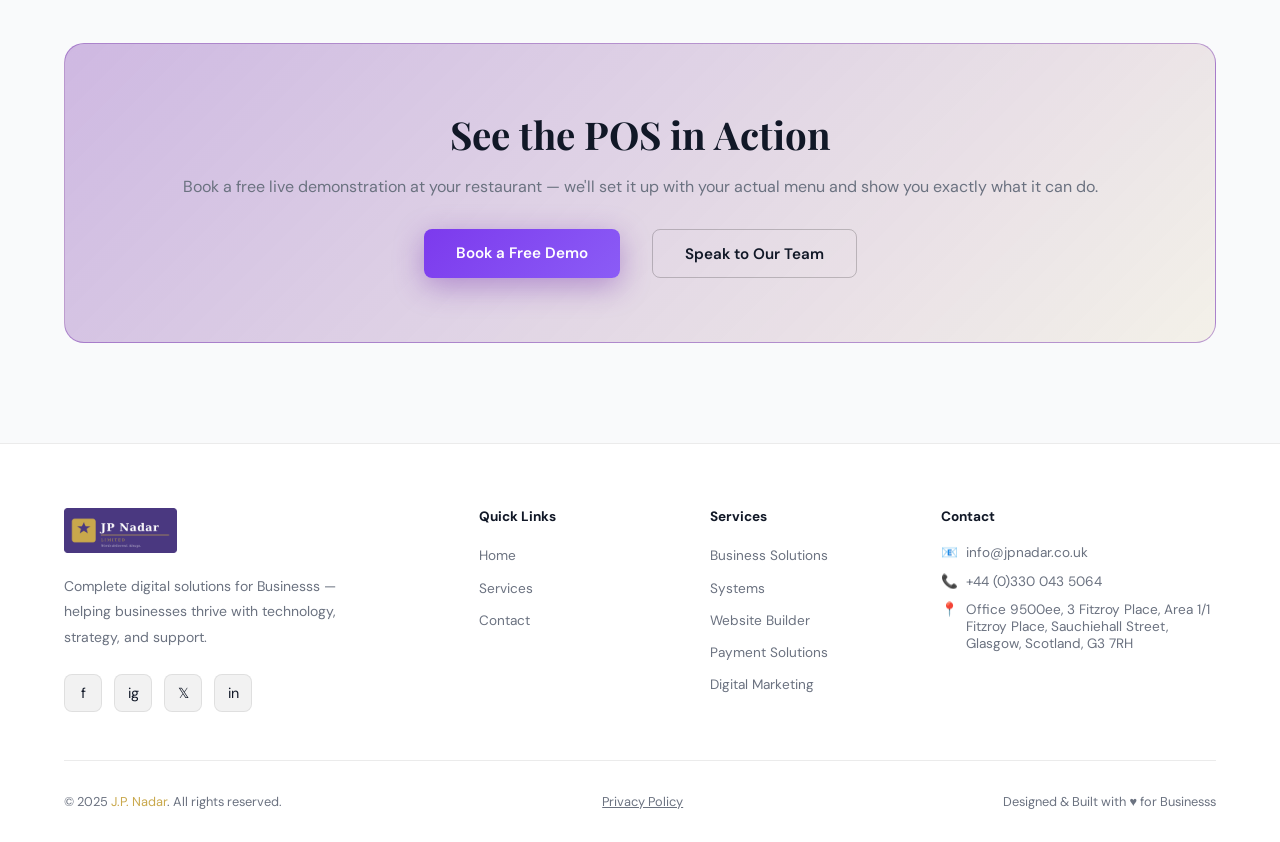
<file: systems.html>
<!DOCTYPE html>
<html lang="en">
<head>
  <meta charset="UTF-8" />
  <meta name="viewport" content="width=device-width, initial-scale=1.0" />
  <title>POS Systems | J.P. Nadar</title>
  <meta name="description" content="Restaurant-grade POS systems from J.P. Nadar — fast, reliable, and built specifically for food service businesses." />
  <meta name="keywords" content="restaurant POS system, point of sale restaurant UK, POS till system" />
  <link rel="preconnect" href="https://fonts.googleapis.com" />
  <link rel="preconnect" href="https://fonts.gstatic.com" crossorigin />
  <link href="https://fonts.googleapis.com/css2?family=Playfair+Display:wght@700;900&family=DM+Sans:wght@300;400;500;600&display=swap" rel="stylesheet" />
  <link rel="stylesheet" href="style-sub.css" />
</head>
<body>
<nav id="navbar">
  <a href="index.html" class="header-logo"><img src="images/logo.png" alt="J.P. Nadar Logo" /></a>
  <ul class="nav-links">
    <li><a href="index.html">Home</a></li>
    <li class="dropdown">
      <a href="#">Services ▾</a>
      <div class="dropdown-menu">
        <a href="Business-solutions.html">Business Solutions</a>
        <a href="systems.html">Systems</a>
        <a href="website.html">Website Builder</a>
        <a href="payment-solutions.html">Payment Solutions</a>
        <a href="digital-marketing.html">Digital Marketing</a>
      </div>
    </li>
    <li><a href="index.html#contact">Contact</a></li>
    <li><a href="index.html#contact" class="nav-cta">Get Started</a></li>
  </ul>
  <div class="hamburger" onclick="toggleMenu()" id="hamburger">
    <span></span><span></span><span></span>
  </div>
</nav>

<div class="mobile-menu" id="mobileMenu">
  <a href="index.html">Home</a>
  
  <div style="padding: 15px 0 5px 0; color: var(--gold); font-size: 0.75rem; font-weight: 700; text-transform: uppercase; letter-spacing: 1px;">Our Services</div>
  
  <a href="Business-solutions.html" class="mobile-sub-link">🍽️ Business Solutions</a>
  <a href="systems.html" class="mobile-sub-link">🖥️ Systems</a>
  <a href="website.html" class="mobile-sub-link">📱 Website Builder</a> 
  <a href="payment-solutions.html" class="mobile-sub-link">💳 Payment Solutions</a>
  <a href="digital-marketing.html" class="mobile-sub-link">📣 Digital Marketing</a>
  
  <a href="index.html#contact">Contact</a>
</div>


<section class="page-hero">
  <div class="page-hero-grid"></div>
  <div class="page-hero-content">
    <div class="breadcrumb"><a href="index.html">Home</a> › <span>POS Systems</span></div>
    <div class="service-tag">POS Systems</div>
    <h1>Restaurant-Grade POS Systems Built to Perform</h1>
    <p class="hero-sub">Lightning-fast, crash-proof point-of-sale systems designed exclusively for restaurants. Handle orders, payments, and analytics at the speed your kitchen demands.</p>
    <a href="index.html#contact" class="btn-primary">Request a Demo</a>
    <a href="index.html#contact" class="btn-outline">Contact Us</a>
  </div>
</section>

<section class="desc">
  <div class="desc-grid">
    <div class="desc-text">
      <div class="section-label">About POS Systems</div>
      <h2 class="section-title">The Heart of Your Restaurant Operation</h2>
      <p>Your POS system is the nerve centre of your restaurant. Every order, every payment, every table — it all flows through it. A slow, unreliable, or confusing POS costs you time, money, and customer satisfaction every single day.</p>
      <p>J.P. Nadar's POS systems are built from the ground up for restaurant environments. With an intuitive touchscreen interface, staff can be trained in under 30 minutes. Orders are dispatched instantly to kitchen printers or KDS screens, eliminating miscommunication and delays.</p>
      <p>Our POS handles dine-in, takeaway, delivery, and online orders from a single screen. Split bills, apply discounts, manage modifiers, and process refunds — all without leaving the order screen.</p>
      <div class="highlight-box"><p>"The J.P. Nadar POS is the fastest system we've ever used. Our front-of-house team love it and training new staff takes minutes, not hours." — Maria P., The Curry House</p></div>
    </div>
    <div class="desc-visual">
      <div class="metric-item"><div class="metric-icon">⚡</div><div><div class="metric-label">Order Processing Speed</div><div class="metric-val">&lt;2 sec</div></div></div>
      <div class="metric-item"><div class="metric-icon">🎓</div><div><div class="metric-label">Staff Training Time</div><div class="metric-val">30 min</div></div></div>
      <div class="metric-item"><div class="metric-icon">🛡️</div><div><div class="metric-label">System Uptime</div><div class="metric-val">99.9%</div></div></div>
      <div class="metric-item"><div class="metric-icon">💳</div><div><div class="metric-label">Payment Types Accepted</div><div class="metric-val">All</div></div></div>
      <div class="metric-item"><div class="metric-icon">📱</div><div><div class="metric-label">Works On Tablets & Kiosks</div><div class="metric-val">Yes</div></div></div>
    </div>
  </div>
</section>

<section class="features">
  <div class="text-center">
    <div class="section-label">Features</div>
    <h2 class="section-title">Every Feature Your Restaurant Needs</h2>
    <p class="section-sub">Our POS is packed with restaurant-specific features you won't find in generic systems.</p>
  </div>
  <div class="features-grid">
    <div class="feature-card"><div class="feature-icon">🖱️</div><h3>Intuitive Touchscreen UI</h3><p>Clean, fast, and easy to use. Your staff will pick it up in minutes — even during a busy Friday night rush.</p></div>
    <div class="feature-card"><div class="feature-icon">🔀</div><h3>Multi-Order Management</h3><p>Manage dine-in tables, takeaway orders, and delivery requests simultaneously from a single screen.</p></div>
    <div class="feature-card"><div class="feature-icon">✏️</div><h3>Menu Modifiers & Variants</h3><p>Handle complex orders with ease — allergies, extras, spice levels, and portion sizes built right in.</p></div>
    <div class="feature-card"><div class="feature-icon">🖨️</div><h3>Kitchen Printer Integration</h3><p>Print orders automatically to the right kitchen station — starters, mains, bar — with zero manual steps.</p></div>
    <div class="feature-card"><div class="feature-icon">💸</div><h3>Split Bills & Group Payments</h3><p>Split bills by item, by cover, or evenly — making end-of-night payments smooth for every table.</p></div>
    <div class="feature-card"><div class="feature-icon">📊</div><h3>Real-Time Sales Dashboard</h3><p>See today's sales, top-selling items, and peak hours — live on your POS or on your phone via our app.</p></div>
    <div class="feature-card"><div class="feature-icon">🌐</div><h3>Online Order Integration</h3><p>Deliveroo, Uber Eats, and your own website orders all flow directly into the POS — no double-entry needed.</p></div>
    <div class="feature-card"><div class="feature-icon">☁️</div><h3>Cloud Sync & Offline Mode</h3><p>If your internet drops, the POS keeps working. Everything syncs automatically when connectivity returns.</p></div>
  </div>
</section>

<section class="why-us">
  <div class="text-center">
    <div class="section-label">Why Choose Us</div>
    <h2 class="section-title">Why Restaurants Choose J.P. Nadar POS</h2>
    <p class="section-sub">We bring more to the table than just software.</p>
  </div>
  <div class="why-grid">
    <div class="why-item"><div class="why-check">✓</div><div><h4>Built for UK Restaurants</h4><p>UK VAT, tipping practices, and payment regulations are all built in — no configuration headaches.</p></div></div>
    <div class="why-item"><div class="why-check">✓</div><div><h4>Free Hardware Consultation</h4><p>We advise on the right hardware for your space — tablets, stands, receipt printers, cash drawers.</p></div></div>
    <div class="why-item"><div class="why-check">✓</div><div><h4>Same-Day Replacements</h4><p>Hardware failure? We dispatch replacement units same day to any UK address. No downtime for you.</p></div></div>
    <div class="why-item"><div class="why-check">✓</div><div><h4>Free Staff Training</h4><p>Our team comes to your restaurant and trains every member of staff — included in every package.</p></div></div>
    <div class="why-item"><div class="why-check">✓</div><div><h4>Integrated Payments</h4><p>No third-party payment processor headaches — payments go directly through our integrated card terminal.</p></div></div>
    <div class="why-item"><div class="why-check">✓</div><div><h4>Transparent Pricing</h4><p>One fixed monthly fee. No hidden transaction fees, no surprise charges, no long-term contracts.</p></div></div>
  </div>
</section>

<section class="cta-section">
  <div class="cta-box">
    <h2>See the POS in Action</h2>
    <p>Book a free live demonstration at your restaurant — we'll set it up with your actual menu and show you exactly what it can do.</p>
    <div class="cta-btns"><a href="index.html#contact" class="btn-primary">Book a Free Demo</a><a href="index.html#contact" class="btn-outline">Speak to Our Team</a></div>
  </div>
</section>

<footer>
  <div class="footer-grid">
    <div class="footer-brand">
      <a href="index.html" class="footer-logo"><img src="images/logo.png" alt="J.P. Nadar Logo" style="height: 45px; width: auto; margin-bottom: 1rem;" /></a>
      <p>Complete digital solutions for Businesss — helping businesses thrive with technology, strategy, and
        support.</p>
      <div class="footer-social">
        <a class="social-icon" href="#" aria-label="Facebook">f</a>
        <a class="social-icon" href="#" aria-label="Instagram">ig</a>
        <a class="social-icon" href="#" aria-label="Twitter">𝕏</a>
        <a class="social-icon" href="#" aria-label="LinkedIn">in</a>
      </div>
    </div>
    <div class="footer-col">
      <h4>Quick Links</h4>
      <ul>
        <li><a href="index.html">Home</a></li>
        <li><a href="index.html#services">Services</a></li>
        <li><a href="index.html#contact">Contact</a></li>
      </ul>
    </div>
    <div class="footer-col">
      <h4>Services</h4>
      <ul>
        <li><a href="Business-solutions.html">Business Solutions</a></li>
        <li><a href="systems.html">Systems</a></li>
        <li><a href="website.html">Website Builder</a></li>
        <li><a href="payment-solutions.html">Payment Solutions</a></li>
        <li><a href="digital-marketing.html">Digital Marketing</a></li>
      </ul>
    </div>
    <div class="footer-col">
      <h4>Contact</h4>
      <ul class="footer-contact">
        <li><span>📧</span><span>info@jpnadar.co.uk</span></li>
        <li><span>📞</span><span>+44 (0)330 043 5064</span></li>
        <li><span>📍</span><span>Office 9500ee, 3 Fitzroy Place, Area 1/1 Fitzroy Place, Sauchiehall Street, Glasgow, Scotland, G3 7RH
</span></li>
      </ul>
    </div>
  </div>
  <div class="footer-bottom">
    <p>© 2025 <span class="gold-line">J.P. Nadar</span>. All rights reserved.</p>
    <p><a href="privacy-policy.html" style="color: var(--text-muted); text-decoration: underline;">Privacy Policy</a></p>
    <p>Designed & Built with ♥ for Businesss</p>
  </div>
</footer>
</body>
</html>


<script>
  function toggleMenu() {
    document.getElementById('mobileMenu').classList.toggle('open');
  }

  // Change nav background on scroll
  window.addEventListener('scroll', () => {
    const nav = document.getElementById('navbar');
    if (window.scrollY > 40) {
      nav.style.background = 'rgba(255,255,255,0.98)';
    } else {
      nav.style.background = 'rgba(255,255,255,0.92)';
    }
  });
</script>
</file>
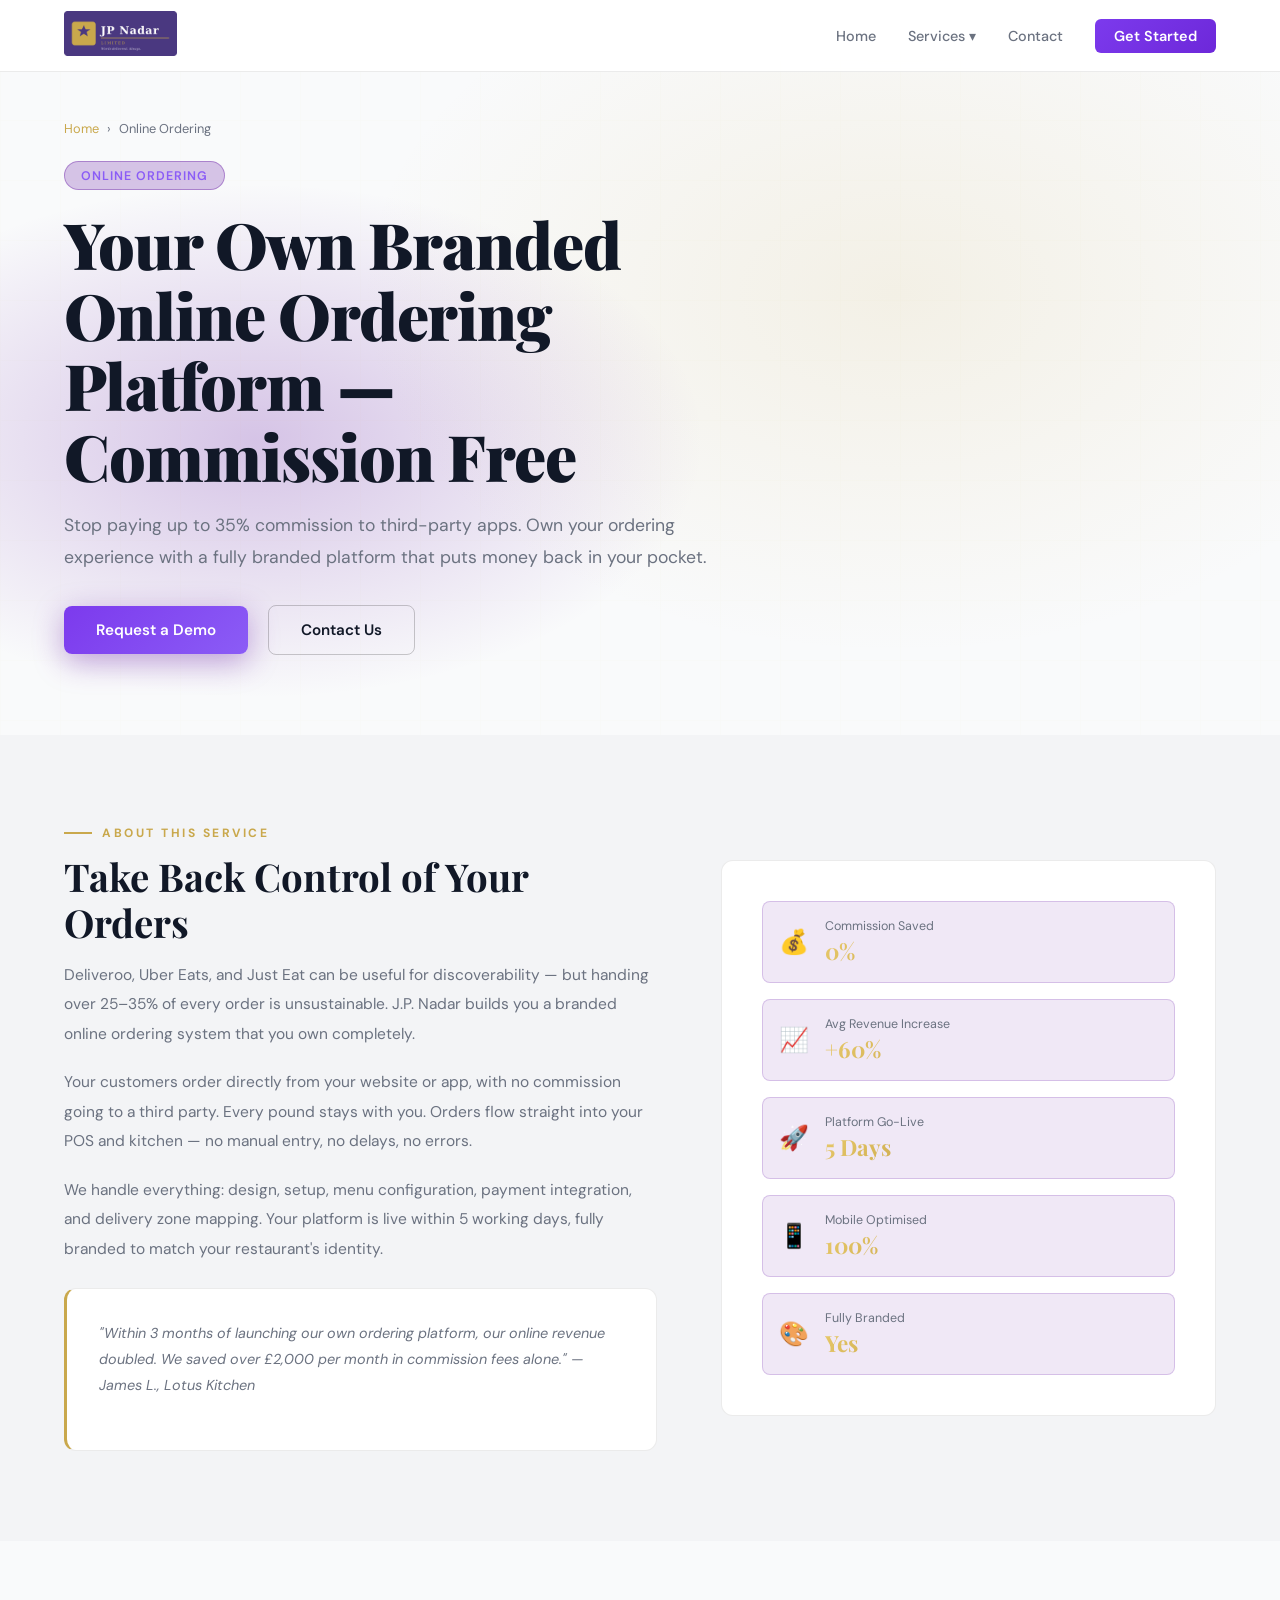
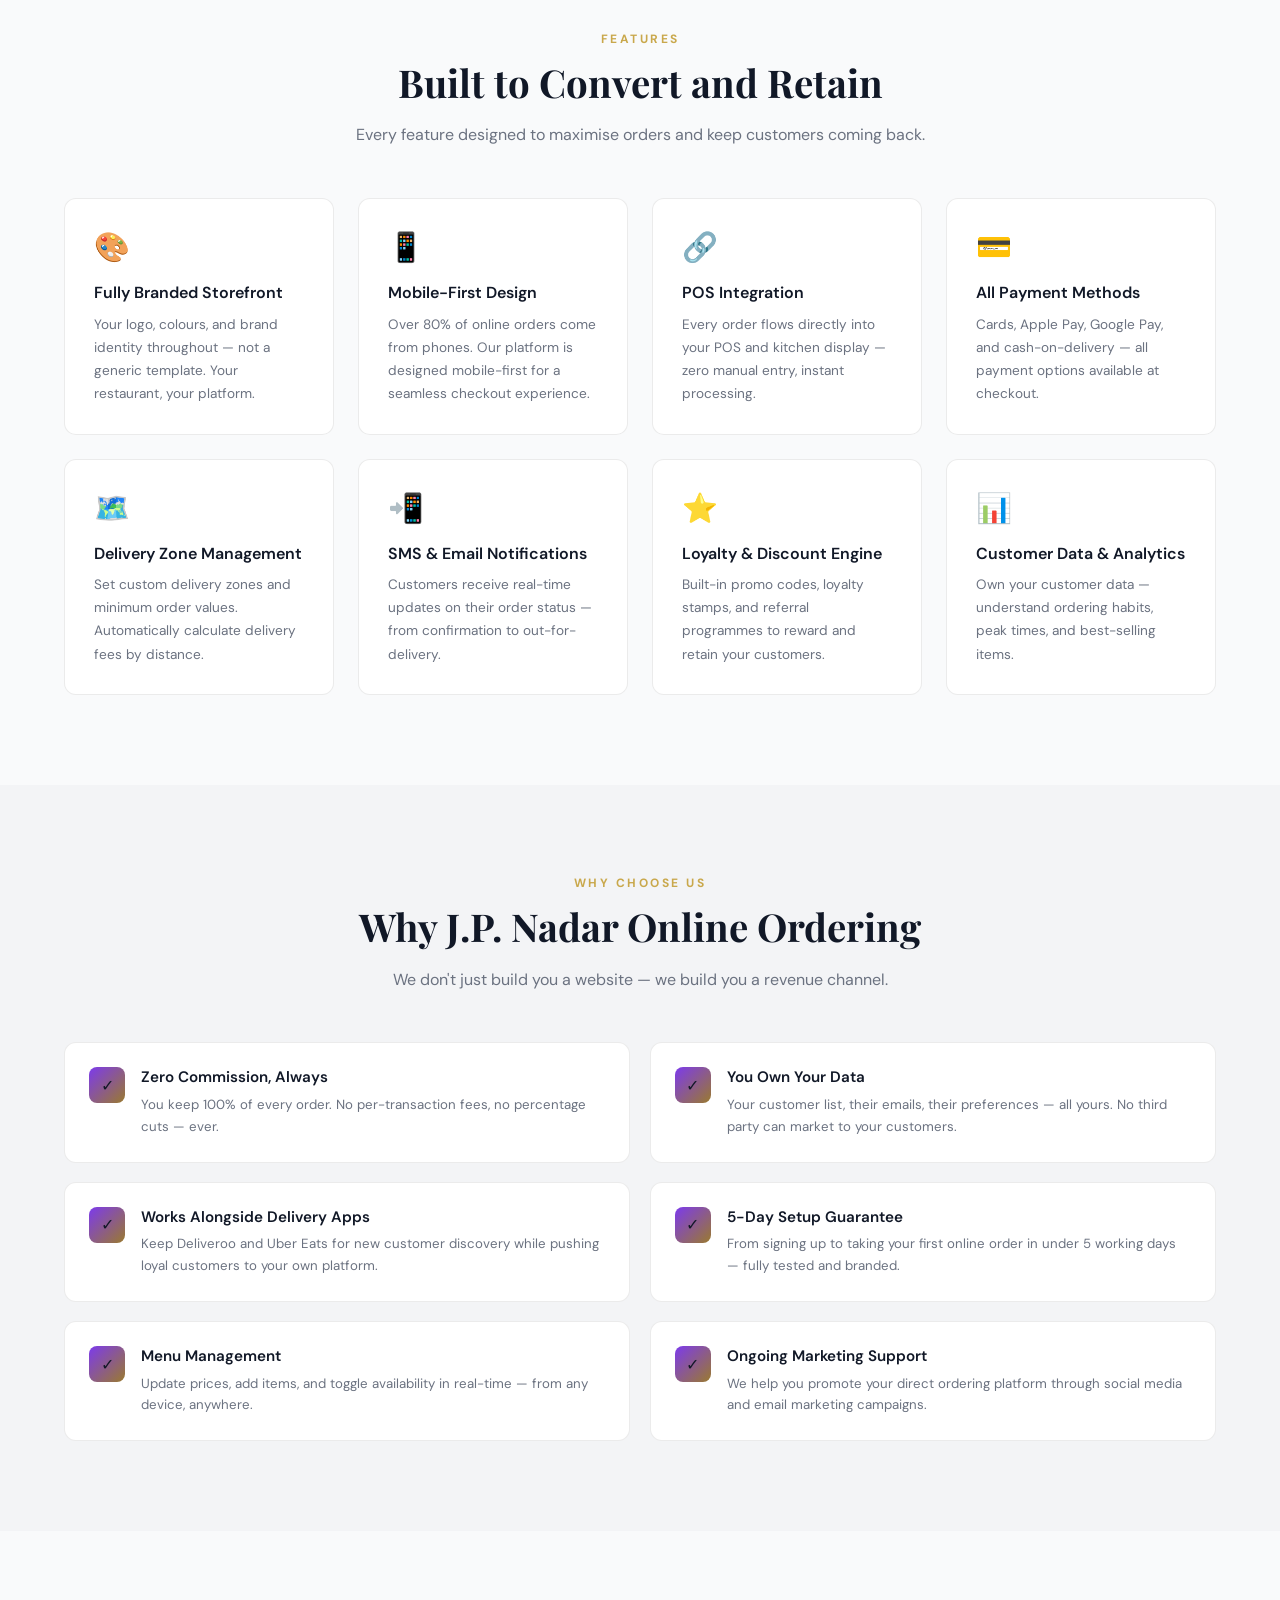
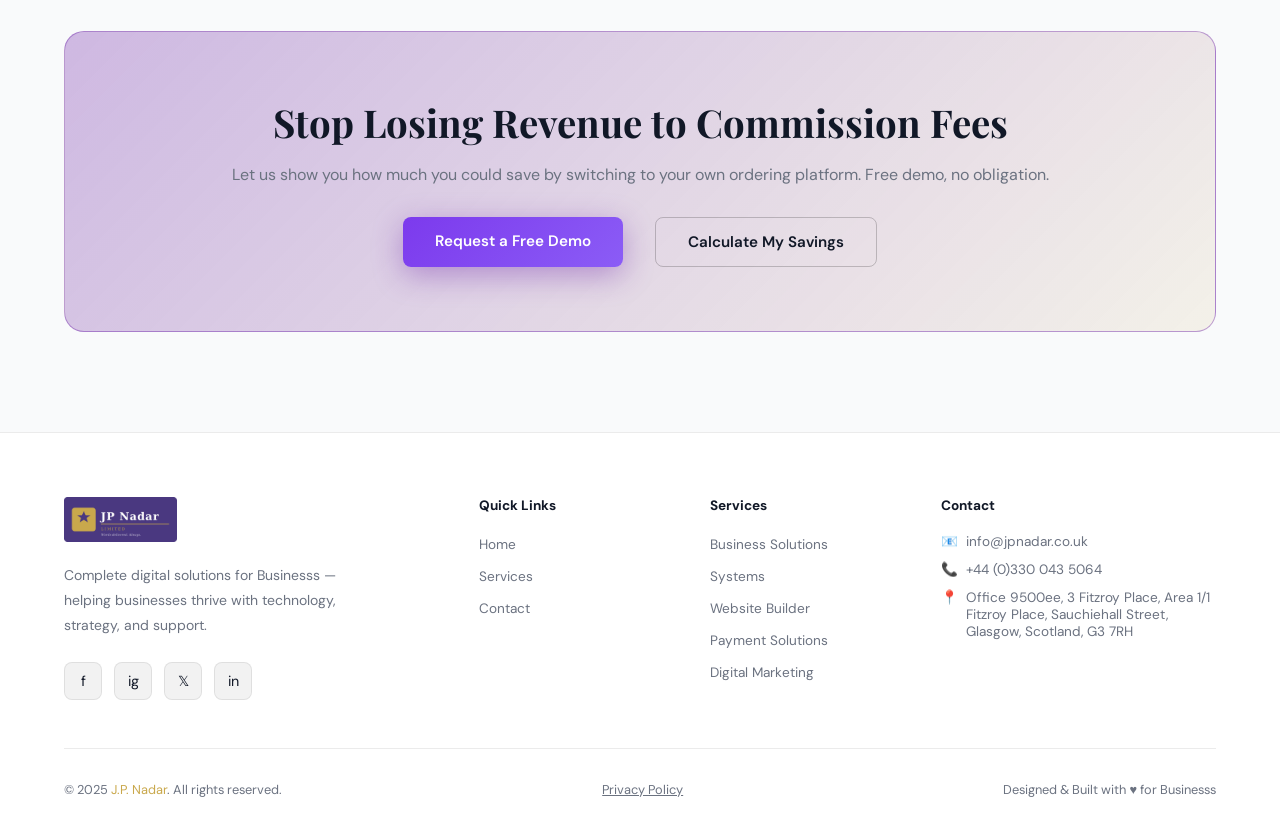
<file: website.html>
<!DOCTYPE html>
<html lang="en">
<head>
  <meta charset="UTF-8" />
  <meta name="viewport" content="width=device-width, initial-scale=1.0" />
  <title>Online Ordering System | J.P. Nadar</title>
  <meta name="description" content="Commission-free online ordering systems for restaurants — branded, integrated, and built to grow your takeaway revenue." />
  <meta name="keywords" content="online ordering system restaurant, commission free ordering, restaurant website ordering UK" />
  <link rel="preconnect" href="https://fonts.googleapis.com" />
  <link rel="preconnect" href="https://fonts.gstatic.com" crossorigin />
  <link href="https://fonts.googleapis.com/css2?family=Playfair+Display:wght@700;900&family=DM+Sans:wght@300;400;500;600&display=swap" rel="stylesheet" />
  <link rel="stylesheet" href="style-sub.css" />
</head>
<body>
<nav id="navbar">
  <a href="index.html" class="header-logo"><img src="images/logo.png" alt="J.P. Nadar Logo" /></a>
  <ul class="nav-links">
    <li><a href="index.html">Home</a></li>
    <li class="dropdown">
      <a href="#">Services ▾</a>
      <div class="dropdown-menu">
        <a href="Business-solutions.html">Business Solutions</a>
        <a href="systems.html">Systems</a>
        <a href="website.html">Website Builder</a>
        <a href="payment-solutions.html">Payment Solutions</a>
        <a href="digital-marketing.html">Digital Marketing</a>
      </div>
    </li>
    <li><a href="index.html#contact">Contact</a></li>
    <li><a href="index.html#contact" class="nav-cta">Get Started</a></li>
  </ul>
  <div class="hamburger" onclick="toggleMenu()" id="hamburger">
    <span></span><span></span><span></span>
  </div>
</nav>

<div class="mobile-menu" id="mobileMenu">
  <a href="index.html">Home</a>
  
  <div style="padding: 15px 0 5px 0; color: var(--gold); font-size: 0.75rem; font-weight: 700; text-transform: uppercase; letter-spacing: 1px;">Our Services</div>
  
  <a href="Business-solutions.html" class="mobile-sub-link">🍽️ Business Solutions</a>
  <a href="systems.html" class="mobile-sub-link">🖥️ Systems</a>
  <a href="website.html" class="mobile-sub-link">📱 Website Builder</a> 
  <a href="payment-solutions.html" class="mobile-sub-link">💳 Payment Solutions</a>
  <a href="digital-marketing.html" class="mobile-sub-link">📣 Digital Marketing</a>
  
  <a href="index.html#contact">Contact</a>
</div>


<section class="page-hero">
  <div class="page-hero-grid"></div>
  <div class="page-hero-content">
    <div class="breadcrumb"><a href="index.html">Home</a> › <span>Online Ordering</span></div>
    <div class="service-tag">Online Ordering</div>
    <h1>Your Own Branded Online Ordering Platform — Commission Free</h1>
    <p class="hero-sub">Stop paying up to 35% commission to third-party apps. Own your ordering experience with a fully branded platform that puts money back in your pocket.</p>
    <a href="index.html#contact" class="btn-primary">Request a Demo</a>
    <a href="index.html#contact" class="btn-outline">Contact Us</a>
  </div>
</section>

<section class="desc">
  <div class="desc-grid">
    <div class="desc-text">
      <div class="section-label">About This Service</div>
      <h2 class="section-title">Take Back Control of Your Orders</h2>
      <p>Deliveroo, Uber Eats, and Just Eat can be useful for discoverability — but handing over 25–35% of every order is unsustainable. J.P. Nadar builds you a branded online ordering system that you own completely.</p>
      <p>Your customers order directly from your website or app, with no commission going to a third party. Every pound stays with you. Orders flow straight into your POS and kitchen — no manual entry, no delays, no errors.</p>
      <p>We handle everything: design, setup, menu configuration, payment integration, and delivery zone mapping. Your platform is live within 5 working days, fully branded to match your restaurant's identity.</p>
      <div class="highlight-box"><p>"Within 3 months of launching our own ordering platform, our online revenue doubled. We saved over £2,000 per month in commission fees alone." — James L., Lotus Kitchen</p></div>
    </div>
    <div class="desc-visual">
      <div class="metric-item"><div class="metric-icon">💰</div><div><div class="metric-label">Commission Saved</div><div class="metric-val">0%</div></div></div>
      <div class="metric-item"><div class="metric-icon">📈</div><div><div class="metric-label">Avg Revenue Increase</div><div class="metric-val">+60%</div></div></div>
      <div class="metric-item"><div class="metric-icon">🚀</div><div><div class="metric-label">Platform Go-Live</div><div class="metric-val">5 Days</div></div></div>
      <div class="metric-item"><div class="metric-icon">📱</div><div><div class="metric-label">Mobile Optimised</div><div class="metric-val">100%</div></div></div>
      <div class="metric-item"><div class="metric-icon">🎨</div><div><div class="metric-label">Fully Branded</div><div class="metric-val">Yes</div></div></div>
    </div>
  </div>
</section>

<section class="features">
  <div class="text-center">
    <div class="section-label">Features</div>
    <h2 class="section-title">Built to Convert and Retain</h2>
    <p class="section-sub">Every feature designed to maximise orders and keep customers coming back.</p>
  </div>
  <div class="features-grid">
    <div class="feature-card"><div class="feature-icon">🎨</div><h3>Fully Branded Storefront</h3><p>Your logo, colours, and brand identity throughout — not a generic template. Your restaurant, your platform.</p></div>
    <div class="feature-card"><div class="feature-icon">📱</div><h3>Mobile-First Design</h3><p>Over 80% of online orders come from phones. Our platform is designed mobile-first for a seamless checkout experience.</p></div>
    <div class="feature-card"><div class="feature-icon">🔗</div><h3>POS Integration</h3><p>Every order flows directly into your POS and kitchen display — zero manual entry, instant processing.</p></div>
    <div class="feature-card"><div class="feature-icon">💳</div><h3>All Payment Methods</h3><p>Cards, Apple Pay, Google Pay, and cash-on-delivery — all payment options available at checkout.</p></div>
    <div class="feature-card"><div class="feature-icon">🗺️</div><h3>Delivery Zone Management</h3><p>Set custom delivery zones and minimum order values. Automatically calculate delivery fees by distance.</p></div>
    <div class="feature-card"><div class="feature-icon">📲</div><h3>SMS & Email Notifications</h3><p>Customers receive real-time updates on their order status — from confirmation to out-for-delivery.</p></div>
    <div class="feature-card"><div class="feature-icon">⭐</div><h3>Loyalty & Discount Engine</h3><p>Built-in promo codes, loyalty stamps, and referral programmes to reward and retain your customers.</p></div>
    <div class="feature-card"><div class="feature-icon">📊</div><h3>Customer Data & Analytics</h3><p>Own your customer data — understand ordering habits, peak times, and best-selling items.</p></div>
  </div>
</section>

<section class="why-us">
  <div class="text-center">
    <div class="section-label">Why Choose Us</div>
    <h2 class="section-title">Why J.P. Nadar Online Ordering</h2>
    <p class="section-sub">We don't just build you a website — we build you a revenue channel.</p>
  </div>
  <div class="why-grid">
    <div class="why-item"><div class="why-check">✓</div><div><h4>Zero Commission, Always</h4><p>You keep 100% of every order. No per-transaction fees, no percentage cuts — ever.</p></div></div>
    <div class="why-item"><div class="why-check">✓</div><div><h4>You Own Your Data</h4><p>Your customer list, their emails, their preferences — all yours. No third party can market to your customers.</p></div></div>
    <div class="why-item"><div class="why-check">✓</div><div><h4>Works Alongside Delivery Apps</h4><p>Keep Deliveroo and Uber Eats for new customer discovery while pushing loyal customers to your own platform.</p></div></div>
    <div class="why-item"><div class="why-check">✓</div><div><h4>5-Day Setup Guarantee</h4><p>From signing up to taking your first online order in under 5 working days — fully tested and branded.</p></div></div>
    <div class="why-item"><div class="why-check">✓</div><div><h4>Menu Management</h4><p>Update prices, add items, and toggle availability in real-time — from any device, anywhere.</p></div></div>
    <div class="why-item"><div class="why-check">✓</div><div><h4>Ongoing Marketing Support</h4><p>We help you promote your direct ordering platform through social media and email marketing campaigns.</p></div></div>
  </div>
</section>

<section class="cta-section">
  <div class="cta-box">
    <h2>Stop Losing Revenue to Commission Fees</h2>
    <p>Let us show you how much you could save by switching to your own ordering platform. Free demo, no obligation.</p>
    <div class="cta-btns"><a href="index.html#contact" class="btn-primary">Request a Free Demo</a><a href="index.html#contact" class="btn-outline">Calculate My Savings</a></div>
  </div>
</section>

<footer>
  <div class="footer-grid">
    <div class="footer-brand">
      <a href="index.html" class="footer-logo"><img src="images/logo.png" alt="J.P. Nadar Logo" style="height: 45px; width: auto; margin-bottom: 1rem;" /></a>
      <p>Complete digital solutions for Businesss — helping businesses thrive with technology, strategy, and
        support.</p>
      <div class="footer-social">
        <a class="social-icon" href="#" aria-label="Facebook">f</a>
        <a class="social-icon" href="#" aria-label="Instagram">ig</a>
        <a class="social-icon" href="#" aria-label="Twitter">𝕏</a>
        <a class="social-icon" href="#" aria-label="LinkedIn">in</a>
      </div>
    </div>
    <div class="footer-col">
      <h4>Quick Links</h4>
      <ul>
        <li><a href="index.html">Home</a></li>
        <li><a href="index.html#services">Services</a></li>
        <li><a href="index.html#contact">Contact</a></li>
      </ul>
    </div>
    <div class="footer-col">
      <h4>Services</h4>
      <ul>
        <li><a href="Business-solutions.html">Business Solutions</a></li>
        <li><a href="systems.html">Systems</a></li>
        <li><a href="website.html">Website Builder</a></li>
        <li><a href="payment-solutions.html">Payment Solutions</a></li>
        <li><a href="digital-marketing.html">Digital Marketing</a></li>
      </ul>
    </div>
    <div class="footer-col">
      <h4>Contact</h4>
      <ul class="footer-contact">
        <li><span>📧</span><span>info@jpnadar.co.uk</span></li>
        <li><span>📞</span><span>+44 (0)330 043 5064</span></li>
        <li><span>📍</span><span>Office 9500ee, 3 Fitzroy Place, Area 1/1 Fitzroy Place, Sauchiehall Street, Glasgow, Scotland, G3 7RH
</span></li>
      </ul>
    </div>
  </div>
  <div class="footer-bottom">
    <p>© 2025 <span class="gold-line">J.P. Nadar</span>. All rights reserved.</p>
    <p><a href="privacy-policy.html" style="color: var(--text-muted); text-decoration: underline;">Privacy Policy</a></p>
    <p>Designed & Built with ♥ for Businesss</p>
  </div>
</footer>
</body>
</html>


<script>
  function toggleMenu() {
    document.getElementById('mobileMenu').classList.toggle('open');
  }

  // Change nav background on scroll
  window.addEventListener('scroll', () => {
    const nav = document.getElementById('navbar');
    if (window.scrollY > 40) {
      nav.style.background = 'rgba(255,255,255,0.98)';
    } else {
      nav.style.background = 'rgba(255,255,255,0.92)';
    }
  });
</script>
</file>
<file: style.css>
:root {
  --gold: #C9A84C;
  --gold-light: #E8C96A;
  --gold-dark: #9A7A2E;
  --purple: #7C3AED;
  --purple-light: #8B5CF6;
  --purple-mid: #6D28D9;
  --bg-dark: #F9FAFB;
  --bg-card: #FFFFFF;
  --bg-section: #F3F4F6;
  --text-white: #111827;
  --text-muted: #6B7280;
  --border: rgba(0, 0, 0, 0.08);
  --radius: 12px;
}

* {
  -webkit-tap-highlight-color: transparent;
}

*,
*::before,
*::after {
  box-sizing: border-box;
  margin: 0;
  padding: 0;
}

html {
  scroll-behavior: smooth;
}

body {
  font-family: 'DM Sans', sans-serif;
  background: var(--bg-dark);
  color: var(--text-white);
  overflow-x: hidden;
}

a {
  text-decoration: none;
  color: inherit;
}

img {
  max-width: 100%;
  display: block;
}

/* ── NAV ── */
nav {
  position: fixed;
  top: 0;
  left: 0;
  right: 0;
  z-index: 1000;
  display: flex;
  align-items: center;
  justify-content: space-between;
  padding: 0 5%;
  height: 72px;
  background: rgba(255, 255, 255, 0.92);
  backdrop-filter: blur(18px);
  border-bottom: 1px solid var(--border);
  transition: background 0.3s;
}

.logo {
  font-family: 'Playfair Display', serif;
  font-size: 1.6rem;
  font-weight: 900;
  background: linear-gradient(135deg, var(--purple-light), var(--purple-mid));
  -webkit-background-clip: text;
  background-clip: text;
  -webkit-text-fill-color: transparent;
  letter-spacing: -0.5px;
}

.header-logo img {
  height: 45px;
  width: auto;
}

.nav-links {
  display: flex;
  align-items: center;
  gap: 2rem;
  list-style: none;
}

.nav-links a {
  font-size: 0.9rem;
  font-weight: 500;
  color: var(--text-muted);
  transition: color 0.2s;
  letter-spacing: 0.3px;
}

.nav-links a:hover {
  color: var(--text-white);
}

.dropdown {
  position: relative;
}

.dropdown-menu {
  display: none;
  position: absolute;
  top: 100%;
  left: 50%;
  transform: translateX(-50%);
  background: var(--bg-card);
  border: 1px solid var(--border);
  border-radius: var(--radius);
  padding: 0.5rem 0;
  min-width: 220px;
  box-shadow: 0 20px 60px rgba(0, 0, 0, 0.5);
}

.dropdown:hover .dropdown-menu {
  display: block;
}

.dropdown-menu a {
  display: block;
  padding: 0.65rem 1.2rem;
  font-size: 0.875rem;
  color: var(--text-muted);
  transition: all 0.15s;
}

.dropdown-menu a:hover {
  color: var(--gold);
  background: rgba(201, 168, 76, 0.07);
  padding-left: 1.5rem;
}

.nav-cta {
  background: linear-gradient(135deg, var(--purple), var(--purple-mid));
  color: #fff !important;
  padding: 0.5rem 1.2rem;
  border-radius: 6px;
  font-weight: 600 !important;
  transition: opacity 0.2s !important;
}

.nav-cta:hover {
  opacity: 0.85;
  color: #fff !important;
}

.hamburger {
  display: none;
  flex-direction: column;
  gap: 5px;
  cursor: pointer;
}

.hamburger span {
  width: 24px;
  height: 2px;
  background: var(--text-white);
  border-radius: 2px;
  transition: 0.3s;
}

.mobile-menu {
  display: none;
  position: fixed;
  top: 72px;
  left: 0;
  right: 0;
  background: var(--bg-card);
  padding: 1.5rem 5%;
  border-bottom: 1px solid var(--border);
  z-index: 999;
  max-height: 0;
  opacity: 0;
  overflow: hidden;
  transition: max-height 0.3s ease-in-out, opacity 0.3s ease-in-out;
}

.mobile-menu.open {
  display: flex;
  flex-direction: column;
  max-height: 80vh;
  opacity: 1;
  overflow-y: auto;
}

.mobile-menu a {
  display: block;
  padding: 0.8rem 0;
  border-bottom: 1px solid var(--border);
  color: var(--text-muted);
  font-size: 0.95rem;
}

.mobile-menu a:hover {
  color: var(--gold);
}

/* ── HERO ── */
.hero {
  min-height: 100vh;
  display: flex;
  align-items: center;
  justify-content: center;
  text-align: center;
  padding: 120px 5% 80px;
  position: relative;
  overflow: hidden;
}

.hero-bg {
  position: absolute;
  inset: 0;
  z-index: 0;
  background: radial-gradient(ellipse 80% 60% at 50% 0%, rgba(107, 33, 168, 0.35) 0%, transparent 70%),
    radial-gradient(ellipse 60% 50% at 80% 80%, rgba(201, 168, 76, 0.12) 0%, transparent 60%),
    radial-gradient(ellipse 40% 40% at 20% 60%, rgba(124, 58, 237, 0.18) 0%, transparent 60%);
  animation: bgPulse 12s ease-in-out infinite alternate;
}

@keyframes bgPulse {
  0% { transform: scale(1); }
  100% { transform: scale(1.1); }
}

.hero-grid {
  position: absolute;
  inset: -50% -50% 0 -50%;
  z-index: 0;
  opacity: 0.1;
  background-image: linear-gradient(rgba(201, 168, 76, 0.5) 1px, transparent 1px),
    linear-gradient(90deg, rgba(201, 168, 76, 0.5) 1px, transparent 1px);
  background-size: 60px 60px;
  transform: perspective(100vh) rotateX(60deg) scale(1);
  transform-origin: center top;
  animation: gridMove 20s linear infinite;
}

@keyframes gridMove {
  from { transform: perspective(100vh) rotateX(60deg) translateY(0); }
  to { transform: perspective(100vh) rotateX(60deg) translateY(60px); }
}


.hero-content {
  position: relative;
  z-index: 1;
  max-width: 860px;
}

.hero-badge {
  display: inline-flex;
  align-items: center;
  gap: 8px;
  background: rgba(107, 33, 168, 0.25);
  border: 1px solid rgba(107, 33, 168, 0.4);
  color: var(--purple-light);
  padding: 0.4rem 1rem;
  border-radius: 50px;
  font-size: 0.8rem;
  font-weight: 600;
  letter-spacing: 1px;
  text-transform: uppercase;
  margin-bottom: 2rem;
  animation: fadeUp 0.6s ease both;
}

.hero-badge::before {
  content: '●';
  font-size: 0.5rem;
  animation: pulse 2s infinite;
}

@keyframes pulse {

  0%,
  100% {
    opacity: 1
  }

  50% {
    opacity: 0.3
  }
}

h1 {
  font-family: 'Playfair Display', serif;
  font-size: clamp(2.8rem, 6vw, 5.5rem);
  font-weight: 900;
  line-height: 1.1;
  letter-spacing: -1px;
  animation: fadeUp 0.6s 0.1s ease both;
}

.h1-brand {
  background: linear-gradient(135deg, var(--purple-light) 0%, var(--gold) 100%);
  -webkit-background-clip: text;
  -webkit-text-fill-color: transparent;
}

.hero-tagline {
  font-size: clamp(1rem, 2vw, 1.3rem);
  color: var(--text-muted);
  margin: 1.5rem auto 2.5rem;
  max-width: 560px;
  line-height: 1.7;
  font-weight: 300;
  animation: fadeUp 0.6s 0.2s ease both;
}

.hero-btns {
  display: flex;
  gap: 1rem;
  justify-content: center;
  flex-wrap: wrap;
  animation: fadeUp 0.6s 0.3s ease both;
}

.btn-primary {
  background: linear-gradient(135deg, var(--purple), var(--purple-light));
  color: #fff;
  padding: 0.85rem 2rem;
  border-radius: 8px;
  font-weight: 600;
  font-size: 0.95rem;
  letter-spacing: 0.3px;
  border: none;
  cursor: pointer;
  transition: transform 0.2s, box-shadow 0.2s;
  box-shadow: 0 8px 30px rgba(107, 33, 168, 0.4);
}

.btn-primary:hover {
  transform: translateY(-2px);
  box-shadow: 0 12px 40px rgba(107, 33, 168, 0.55);
}

.btn-outline {
  background: transparent;
  color: var(--text-white);
  padding: 0.85rem 2rem;
  border-radius: 8px;
  font-weight: 600;
  font-size: 0.95rem;
  border: 1px solid rgba(0, 0, 0, 0.2);
  cursor: pointer;
  transition: all 0.2s;
}

.btn-outline:hover {
  border-color: var(--gold);
  color: var(--gold);
}

.hero-stats {
  display: flex;
  gap: 3rem;
  justify-content: center;
  flex-wrap: wrap;
  margin-top: 5rem;
  padding-top: 3rem;
  border-top: 1px solid var(--border);
  animation: fadeUp 0.6s 0.4s ease both;
}

.stat-item {
  text-align: center;
}

.stat-num {
  font-family: 'Playfair Display', serif;
  font-size: 2.2rem;
  font-weight: 700;
  background: linear-gradient(135deg, var(--gold-light), var(--gold));
  -webkit-background-clip: text;
  -webkit-text-fill-color: transparent;
}

.stat-label {
  font-size: 0.8rem;
  color: var(--text-muted);
  margin-top: 4px;
  letter-spacing: 0.5px;
}

@keyframes fadeUp {
  from {
    opacity: 0;
    transform: translateY(24px)
  }

  to {
    opacity: 1;
    transform: translateY(0)
  }
}

/* ── SECTION BASE ── */
section {
  padding: 100px 5%;
}

.section-label {
  font-size: 0.75rem;
  font-weight: 700;
  letter-spacing: 2.5px;
  text-transform: uppercase;
  color: var(--gold);
  margin-bottom: 0.75rem;
  display: flex;
  align-items: center;
  gap: 10px;
}

.section-label::before {
  content: '';
  width: 28px;
  height: 2px;
  background: var(--gold);
  flex-shrink: 0;
}

.section-title {
  font-family: 'Playfair Display', serif;
  font-size: clamp(2rem, 3.5vw, 3rem);
  font-weight: 700;
  line-height: 1.2;
  margin-bottom: 1rem;
}

.section-sub {
  color: var(--text-muted);
  font-size: 1.05rem;
  line-height: 1.7;
  max-width: 520px;
}

.text-center {
  text-align: center;
}

.text-center .section-label {
  justify-content: center;
}

.text-center .section-label::before {
  display: none;
}

.text-center .section-sub {
  margin: 0 auto;
}

/* ── SERVICES ── */
.services {
  background: var(--bg-section);
}

.services-grid {
  display: grid;
  grid-template-columns: repeat(auto-fit, minmax(260px, 1fr));
  gap: 1.5rem;
  margin-top: 3.5rem;
}

.service-card {
  display: flex;
  flex-direction: column;
  text-decoration: none !important;
  /* Removes underlines */
  color: inherit;
  /* Keeps text from turning blue */
  background: var(--bg-card);
  border: 1px solid var(--border);
  border-radius: var(--radius);
  padding: 2rem;
  transition: all 0.3s ease;
  height: 100%;
  /* Ensures all cards are same height */
}

.service-card::before {
  content: '';
  position: absolute;
  inset: 0;
  background: linear-gradient(135deg, rgba(107, 33, 168, 0.06), transparent);
  opacity: 0;
  transition: opacity 0.3s;
}

.service-card:hover {
  border-color: rgba(107, 33, 168, 0.5);
  transform: translateY(-4px);
  box-shadow: 0 20px 50px rgba(0, 0, 0, 0.4);
}

.service-card:hover::before {
  opacity: 1;
}

.service-icon {
  width: 52px;
  height: 52px;
  border-radius: 12px;
  background: linear-gradient(135deg, rgba(107, 33, 168, 0.3), rgba(201, 168, 76, 0.15));
  display: flex;
  align-items: center;
  justify-content: center;
  font-size: 1.4rem;
  margin-bottom: 1.2rem;
  border: 1px solid rgba(107, 33, 168, 0.3);
}

.service-card h3 {
  color: var(--text-white);
  margin: 1.2rem 0 0.6rem;
  font-size: 1.1rem;
}

.service-card p {
  color: var(--text-muted);
  font-size: 0.875rem;
  line-height: 1.6;
  margin-bottom: 1.2rem;
  flex-grow: 1;
  /* Pushes 'Learn More' to the bottom */
}

.learn-more {
  font-size: 0.82rem;
  font-weight: 600;
  color: var(--gold);
  display: inline-flex;
  align-items: center;
  gap: 6px;
  transition: gap 0.2s;
}

.learn-more:hover {
  gap: 10px;
}

/* ── CLIENTS ── */
.clients {
  background: var(--bg-dark);
  overflow: hidden;
}

.clients-inner {
  max-width: 1200px;
  margin: 0 auto;
}

.carousel-track-wrap {
  overflow: hidden;
  margin-top: 3.5rem;
  position: relative;
}

.carousel-track-wrap::before,
.carousel-track-wrap::after {
  content: '';
  position: absolute;
  top: 0;
  bottom: 0;
  width: 120px;
  z-index: 2;
}

.carousel-track-wrap::before {
  left: 0;
  background: linear-gradient(90deg, var(--bg-dark), transparent);
}

.carousel-track-wrap::after {
  right: 0;
  background: linear-gradient(-90deg, var(--bg-dark), transparent);
}

.carousel-track {
  display: flex;
  gap: 1.5rem;
  animation: scroll 30s linear infinite;
  width: max-content;
}

.carousel-track:hover {
  animation-play-state: paused;
}

@keyframes scroll {
  from {
    transform: translateX(0)
  }

  to {
    transform: translateX(-50%)
  }
}

.client-card {
  width: 200px;
  background: var(--bg-card);
  border: 1px solid var(--border);
  border-radius: var(--radius);
  padding: 1.5rem 1.2rem;
  display: flex;
  flex-direction: column;
  align-items: center;
  gap: 0.8rem;
  transition: border-color 0.3s, transform 0.3s;
  flex-shrink: 0;
  cursor: pointer;
  text-decoration: none;
}

.client-card:hover {
  border-color: var(--gold);
  transform: translateY(-3px);
}

.client-logo {
  width: 70px;
  height: 70px;
  border-radius: 50%;
  background: linear-gradient(135deg, var(--purple), var(--gold-dark));
  display: flex;
  align-items: center;
  justify-content: center;
  font-size: 1.6rem;
  font-weight: 900;
  font-family: 'Playfair Display', serif;
  color: #fff;
  flex-shrink: 0;
}

.client-name {
  font-size: 0.85rem;
  font-weight: 600;
  text-align: center;
  color: var(--text-white);
}

.client-type {
  font-size: 0.75rem;
  color: var(--text-muted);
  text-align: center;
}

.testimonials-grid {
  display: grid;
  grid-template-columns: repeat(auto-fit, minmax(280px, 1fr));
  gap: 1.5rem;
  margin-top: 3rem;
}

.testimonial-card {
  background: var(--bg-card);
  border: 1px solid var(--border);
  border-radius: var(--radius);
  padding: 1.8rem;
  position: relative;
}

.testimonial-card::before {
  content: '"';
  position: absolute;
  top: 1rem;
  right: 1.5rem;
  font-family: 'Playfair Display', serif;
  font-size: 4rem;
  color: rgba(107, 33, 168, 0.2);
  line-height: 1;
}

.testimonial-card p {
  font-size: 0.9rem;
  color: var(--text-muted);
  line-height: 1.7;
  margin-bottom: 1.2rem;
}

.testimonial-author {
  display: flex;
  align-items: center;
  gap: 0.75rem;
}

.author-avatar {
  width: 40px;
  height: 40px;
  border-radius: 50%;
  background: linear-gradient(135deg, var(--purple), var(--gold));
  display: flex;
  align-items: center;
  justify-content: center;
  font-weight: 700;
  font-size: 0.85rem;
  color: #fff;
  flex-shrink: 0;
}

.author-name {
  font-size: 0.85rem;
  font-weight: 600;
}

.author-role {
  font-size: 0.75rem;
  color: var(--text-muted);
}

.stars {
  color: var(--gold);
  font-size: 0.75rem;
  margin-bottom: 0.6rem;
  letter-spacing: 2px;
}

/* ── CONTACT ── */
.contact {
  background: var(--bg-section);
}

.contact-grid {
  display: grid;
  grid-template-columns: 1fr 1.4fr;
  gap: 4rem;
  margin-top: 3.5rem;
  align-items: start;
}

.contact-info h3 {
  font-family: 'Playfair Display', serif;
  font-size: 1.6rem;
  margin-bottom: 1.2rem;
}

.contact-info p {
  color: var(--text-muted);
  line-height: 1.8;
  margin-bottom: 2rem;
  font-size: 0.95rem;
}

.info-item {
  display: flex;
  align-items: flex-start;
  gap: 1rem;
  margin-bottom: 1.2rem;
}

.info-icon {
  width: 42px;
  height: 42px;
  border-radius: 10px;
  background: rgba(107, 33, 168, 0.2);
  border: 1px solid rgba(107, 33, 168, 0.3);
  display: flex;
  align-items: center;
  justify-content: center;
  font-size: 1rem;
  flex-shrink: 0;
}

.info-text .label {
  font-size: 0.75rem;
  color: var(--text-muted);
  letter-spacing: 0.5px;
  margin-bottom: 2px;
}

.info-text .value {
  font-size: 0.9rem;
  font-weight: 500;
}

.contact-form {
  background: var(--bg-card);
  border: 1px solid var(--border);
  border-radius: var(--radius);
  padding: 2.5rem;
}

.form-row {
  display: grid;
  grid-template-columns: 1fr 1fr;
  gap: 1rem;
  margin-bottom: 1rem;
}

.form-group {
  margin-bottom: 1rem;
}

.form-group label {
  display: block;
  font-size: 0.8rem;
  font-weight: 600;
  letter-spacing: 0.5px;
  margin-bottom: 0.5rem;
  color: var(--text-muted);
}

.form-group input,
.form-group select,
.form-group textarea {
  width: 100%;
  background: rgba(0, 0, 0, 0.04);
  border: 1px solid var(--border);
  border-radius: 8px;
  padding: 0.75rem 1rem;
  color: var(--text-white);
  font-family: 'DM Sans', sans-serif;
  font-size: 0.9rem;
  transition: border-color 0.2s, box-shadow 0.2s;
  outline: none;
}

.form-group input:focus,
.form-group select:focus,
.form-group textarea:focus {
  border-color: var(--purple-light);
  box-shadow: 0 0 0 3px rgba(147, 51, 234, 0.15);
}

.form-group select {
  cursor: pointer;
}

.form-group select option {
  background: var(--bg-card);
}

.form-group textarea {
  resize: vertical;
  min-height: 110px;
}

.form-submit {
  width: 100%;
  background: linear-gradient(135deg, var(--purple), var(--purple-light));
  color: #fff;
  border: none;
  padding: 0.95rem;
  border-radius: 8px;
  font-family: 'DM Sans', sans-serif;
  font-size: 1rem;
  font-weight: 600;
  cursor: pointer;
  transition: transform 0.2s, box-shadow 0.2s;
  box-shadow: 0 8px 30px rgba(107, 33, 168, 0.35);
}

.form-submit:hover {
  transform: translateY(-2px);
  box-shadow: 0 12px 40px rgba(107, 33, 168, 0.5);
}

.success-msg {
  display: none;
  background: rgba(16, 185, 129, 0.15);
  border: 1px solid rgba(16, 185, 129, 0.3);
  border-radius: 8px;
  padding: 1rem 1.2rem;
  text-align: center;
  color: #34D399;
  font-weight: 600;
  margin-top: 1rem;
}

.success-msg.show {
  display: block;
}

/* ── FOOTER ── */
footer {
  background: #FFFFFF;
  border-top: 1px solid var(--border);
  padding: 5rem 5% 2rem;
}

.footer-grid {
  display: grid;
  grid-template-columns: 2fr 1fr 1fr 1.5fr;
  gap: 3rem;
  margin-bottom: 4rem;
}

.footer-brand .logo {
  display: block;
  margin-bottom: 1rem;
}

.footer-brand p {
  font-size: 0.875rem;
  color: var(--text-muted);
  line-height: 1.8;
  max-width: 280px;
}

.footer-social {
  display: flex;
  gap: 0.75rem;
  margin-top: 1.5rem;
}

.social-icon {
  width: 38px;
  height: 38px;
  border-radius: 8px;
  background: rgba(0, 0, 0, 0.05);
  border: 1px solid var(--border);
  display: flex;
  align-items: center;
  justify-content: center;
  font-size: 0.9rem;
  transition: all 0.2s;
  cursor: pointer;
}

.social-icon:hover {
  background: var(--purple);
  border-color: var(--purple);
  transform: translateY(-2px);
}

.footer-col h4 {
  font-size: 0.85rem;
  font-weight: 700;
  letter-spacing: 0.5px;
  margin-bottom: 1.2rem;
  color: var(--text-white);
}

.footer-col ul {
  list-style: none;
}

.footer-col ul li {
  margin-bottom: 0.7rem;
}

.footer-col ul li a {
  font-size: 0.85rem;
  color: var(--text-muted);
  transition: color 0.2s;
}

.footer-col ul li a:hover {
  color: var(--gold);
}

.footer-contact li {
  font-size: 0.85rem;
  color: var(--text-muted);
  display: flex;
  gap: 0.5rem;
  align-items: flex-start;
}

.footer-contact li span:first-child {
  flex-shrink: 0;
}

.footer-bottom {
  border-top: 1px solid var(--border);
  padding-top: 2rem;
  display: flex;
  justify-content: space-between;
  align-items: center;
  flex-wrap: wrap;
  gap: 1rem;
}

.footer-bottom p {
  font-size: 0.8rem;
  color: var(--text-muted);
}

.gold-line {
  color: var(--gold);
}

/* ── RESPONSIVE ── */
@media(max-width:1024px) {
  .contact-grid {
    grid-template-columns: 1fr;
  }

  .footer-grid {
    grid-template-columns: 1fr 1fr;
  }
}

@media(max-width:768px) {
  .nav-links {
    display: none;
  }

  .hamburger {
    display: flex;
  }

  .hero {
    padding: 100px 5% 60px;
  }

  .hero-stats {
    gap: 2rem;
  }

  .form-row {
    grid-template-columns: 1fr;
  }

  .footer-grid {
    grid-template-columns: 1fr;
    gap: 2rem;
  }

  .footer-bottom {
    flex-direction: column;
    text-align: center;
  }
}

.mobile-sub-link {
  padding-left: 1.5rem !important;
  font-size: 0.9rem !important;
  color: var(--text-muted) !important;
  border-bottom: 1px solid rgba(0, 0, 0, 0.03) !important;
}


.checkbox-grid {
  display: grid;
  grid-template-columns: 1fr 1fr;
  /* Two columns like your screenshot */
  gap: 12px 20px;
  margin-top: 10px;
}

.check-item {
  display: flex;
  align-items: center;
  /* Vertically centers checkbox with text */
  gap: 10px;
  cursor: pointer;
  font-size: 0.9rem;
  color: var(--text-muted);
  transition: color 0.2s;
}

/* This is the secret sauce: it stops the checkbox from 
   acting like your big text inputs */
.check-item input[type="checkbox"] {
  width: 18px !important;
  height: 18px !important;
  margin: 0 !important;
  cursor: pointer;
  accent-color: var(--purple-light);
  /* Makes it purple when ticked */
  /* Remove any background/border shadows from global input styles */
  box-shadow: none !important;
}

.check-item:hover {
  color: var(--text-white);
}

/* Mobile fix: stack them in one column on small screens */
@media (max-width: 480px) {
  .checkbox-grid {
    grid-template-columns: 1fr;
  }
}

.client-img {
  width: 100%;
  height: 100%;
  border-radius: 60%;
  /* Keeps it circular */
  object-fit: contain;
  /* Shows the full logo without cropping */
  background: white;
  /* Gives logos with transparency a clean background */
  padding: 5px;
  /* Adds a little breathing room inside the circle */
}

/* Ensure the container doesn't cut off the image */
.client-logo {
  overflow: hidden;
  display: flex;
  align-items: center;
  justify-content: center;
}


/* ── HOME PAGE CONTACT LAYOUT FIX ── */
.contact-container {
  display: flex;
  flex-direction: row;
  /* Horizontal on Web */
  gap: 4rem;
  max-width: 1200px;
  margin: 0 auto;
  align-items: flex-start;
}

.contact-info {
  flex: 1;
  /* Left Half */
}

.contact-form {
  flex: 1.2;
  /* Right Half */
  background: #FFFFFF;
  padding: 2.5rem;
  border-radius: 15px;
  border: 1px solid rgba(201, 168, 76, 0.1);
}

/* 📱 MOBILE FIX ── */
@media (max-width: 992px) {
  .contact-container {
    flex-direction: column !important;
    /* Stacks vertically */
    gap: 3rem;
  }

  .form-row {
    grid-template-columns: 1fr !important;
    /* Single column inputs */
    gap: 1rem !important;
  }

  .contact-form {
    width: 100%;
    padding: 1.5rem !important;
  }
}

/* ── MODERN PILL CHECKBOXES ── */
.modern-pill-group {
  display: flex;
  flex-wrap: wrap;
  gap: 0.75rem;
  margin-top: 0.5rem;
}

.modern-pill {
  position: relative;
  display: inline-flex;
  align-items: center;
  justify-content: center;
  padding: 0.6rem 1.25rem;
  font-size: 0.85rem;
  font-weight: 600;
  color: var(--text-muted);
  background: rgba(0, 0, 0, 0.03);
  border: 1px solid var(--border);
  border-radius: 50px;
  cursor: pointer;
  transition: all 0.25s ease;
  user-select: none;
}

.modern-pill:hover {
  border-color: rgba(201, 168, 76, 0.4);
  color: var(--text-white);
  background: rgba(0, 0, 0, 0.07);
}

.modern-pill input[type="checkbox"] {
  position: absolute;
  opacity: 0;
  width: 0;
  height: 0;
}

.modern-pill.active {
  background: linear-gradient(135deg, var(--purple-mid), var(--purple-light));
  border-color: var(--purple-light);
  color: #fff;
  box-shadow: 0 4px 15px rgba(147, 51, 234, 0.35);
}

/* ── ERROR MESSAGE STYLES ── */
.error-msg {
  color: #ff4d4f;
  font-size: 0.75rem;
  margin-top: 0.4rem;
  display: none;
  font-weight: 500;
}
</file>
<file: style-sub.css>
:root{--gold:#C9A84C;--gold-light:#E8C96A;--gold-dark:#9A7A2E;--purple:#7C3AED;--purple-light:#8B5CF6;--purple-mid:#6D28D9;--bg-dark:#F9FAFB;--bg-card:#FFFFFF;--bg-section:#F3F4F6;--text-white:#111827;--text-muted:#6B7280;--border:rgba(0,0,0,0.08);--radius:12px;}
    *,*::before,*::after{box-sizing:border-box;margin:0;padding:0;}html{scroll-behavior:smooth;}body{font-family:'DM Sans',sans-serif;background:var(--bg-dark);color:var(--text-white);overflow-x:hidden;}a{text-decoration:none;color:inherit;}
    nav{position:fixed;top:0;left:0;right:0;z-index:1000;display:flex;align-items:center;justify-content:space-between;padding:0 5%;height:72px;background:rgba(255,255,255,0.95);backdrop-filter:blur(18px);border-bottom:1px solid var(--border);}
    .logo{font-family:'Playfair Display',serif;font-size:1.6rem;font-weight:900;background:linear-gradient(135deg,var(--purple-light),var(--purple-mid));-webkit-background-clip:text;background-clip:text;-webkit-text-fill-color:transparent;}
    .header-logo img{height:45px;width:auto;}
    .nav-links{display:flex;align-items:center;gap:2rem;list-style:none;}.nav-links a{font-size:0.9rem;font-weight:500;color:var(--text-muted);transition:color 0.2s;}.nav-links a:hover{color:var(--text-white);}
    .dropdown{position:relative;}.dropdown-menu{display:none;position:absolute;top:100%;left:50%;transform:translateX(-50%);background:var(--bg-card);border:1px solid var(--border);border-radius:var(--radius);padding:0.5rem 0;min-width:220px;box-shadow:0 20px 60px rgba(0,0,0,0.5);}.dropdown:hover .dropdown-menu{display:block;}.dropdown-menu a{display:block;padding:0.65rem 1.2rem;font-size:0.875rem;color:var(--text-muted);transition:all 0.15s;}.dropdown-menu a:hover{color:var(--gold);background:rgba(201,168,76,0.07);padding-left:1.5rem;}
    .nav-cta{background:linear-gradient(135deg,var(--purple),var(--purple-mid));color:#fff !important;padding:0.5rem 1.2rem;border-radius:6px;font-weight:600 !important;}
    .hamburger{display:none;flex-direction:column;gap:5px;cursor:pointer;}.hamburger span{width:24px;height:2px;background:var(--text-white);border-radius:2px;}
    .mobile-menu{display:none;position:fixed;top:72px;left:0;right:0;background:var(--bg-card);padding:1.5rem 5%;border-bottom:1px solid var(--border);z-index:999;}.mobile-menu.open{display:block;}.mobile-menu a{display:block;padding:0.8rem 0;border-bottom:1px solid var(--border);color:var(--text-muted);}
    .page-hero{min-height:55vh;display:flex;align-items:center;padding:120px 5% 80px;position:relative;overflow:hidden;background:radial-gradient(ellipse 60% 70% at 70% 40%,rgba(201,168,76,0.12) 0%,transparent 70%),radial-gradient(ellipse 50% 50% at 20% 60%,rgba(107,33,168,0.25) 0%,transparent 70%);}
    .page-hero-grid{position:absolute;inset:0;opacity:0.03;background-image:linear-gradient(rgba(201,168,76,0.5) 1px,transparent 1px),linear-gradient(90deg,rgba(201,168,76,0.5) 1px,transparent 1px);background-size:60px 60px;}
    .page-hero-content{position:relative;z-index:1;max-width:700px;}
    .breadcrumb{font-size:0.8rem;color:var(--text-muted);margin-bottom:1.5rem;display:flex;align-items:center;gap:8px;}.breadcrumb a{color:var(--gold);}
    .service-tag{display:inline-block;background:rgba(107,33,168,0.25);border:1px solid rgba(107,33,168,0.4);color:var(--purple-light);padding:0.35rem 1rem;border-radius:50px;font-size:0.78rem;font-weight:600;letter-spacing:1px;text-transform:uppercase;margin-bottom:1.2rem;}
    h1{font-family:'Playfair Display',serif;font-size:clamp(2.4rem,5vw,4.5rem);font-weight:900;line-height:1.1;letter-spacing:-1px;margin-bottom:1.2rem;}
    .hero-sub{font-size:1.1rem;color:var(--text-muted);line-height:1.8;margin-bottom:2rem;}
    .btn-primary{background:linear-gradient(135deg,var(--purple),var(--purple-light));color:#fff;padding:0.85rem 2rem;border-radius:8px;font-weight:600;font-size:0.95rem;border:none;cursor:pointer;display:inline-block;transition:transform 0.2s;box-shadow:0 8px 30px rgba(107,33,168,0.4);}.btn-primary:hover{transform:translateY(-2px);}
    .btn-outline{background:transparent;color:var(--text-white);padding:0.85rem 2rem;border-radius:8px;font-weight:600;font-size:0.95rem;border:1px solid rgba(0,0,0,0.2);cursor:pointer;display:inline-block;transition:all 0.2s;margin-left:1rem;}.btn-outline:hover{border-color:var(--gold);color:var(--gold);}
    section{padding:90px 5%;}
    .section-label{font-size:0.75rem;font-weight:700;letter-spacing:2.5px;text-transform:uppercase;color:var(--gold);margin-bottom:0.75rem;display:flex;align-items:center;gap:10px;}.section-label::before{content:'';width:28px;height:2px;background:var(--gold);flex-shrink:0;}
    .section-title{font-family:'Playfair Display',serif;font-size:clamp(1.8rem,3vw,2.8rem);font-weight:700;line-height:1.2;margin-bottom:1rem;}
    .section-sub{color:var(--text-muted);font-size:1rem;line-height:1.8;margin-bottom:2.5rem;}
    .text-center{text-align:center;}.text-center .section-label{justify-content:center;}.text-center .section-label::before{display:none;}.text-center .section-sub{margin:0 auto 2.5rem;}
    .desc{background:var(--bg-section);}.desc-grid{display:grid;grid-template-columns:1.2fr 1fr;gap:4rem;align-items:center;}
    .desc-text p{color:var(--text-muted);line-height:1.9;font-size:0.97rem;margin-bottom:1.2rem;}
    .highlight-box{background:var(--bg-card);border:1px solid var(--border);border-radius:var(--radius);padding:2rem;margin-top:1.5rem;border-left:3px solid var(--gold);}
    .highlight-box p{color:var(--text-muted);font-style:italic;font-size:0.9rem;line-height:1.8;}
    .desc-visual{background:var(--bg-card);border:1px solid var(--border);border-radius:var(--radius);padding:2.5rem;display:flex;flex-direction:column;gap:1rem;}
    .metric-item{display:flex;align-items:center;gap:1rem;padding:1rem;background:rgba(107,33,168,0.1);border-radius:8px;border:1px solid rgba(107,33,168,0.2);}
    .metric-icon{font-size:1.5rem;flex-shrink:0;}.metric-label{font-size:0.78rem;color:var(--text-muted);margin-bottom:2px;}
    .metric-val{font-family:'Playfair Display',serif;font-size:1.4rem;font-weight:700;background:linear-gradient(135deg,var(--gold-light),var(--gold));-webkit-background-clip:text;-webkit-text-fill-color:transparent;}
    .features{background:var(--bg-dark);}.features-grid{display:grid;grid-template-columns:repeat(auto-fit,minmax(240px,1fr));gap:1.5rem;margin-top:3rem;}
    .feature-card{background:var(--bg-card);border:1px solid var(--border);border-radius:var(--radius);padding:1.8rem;transition:all 0.3s;position:relative;overflow:hidden;}
    .feature-card::after{content:'';position:absolute;bottom:0;left:0;right:0;height:2px;background:linear-gradient(90deg,var(--purple),var(--gold));transform:scaleX(0);transform-origin:left;transition:transform 0.3s;}
    .feature-card:hover{transform:translateY(-4px);border-color:rgba(107,33,168,0.4);}.feature-card:hover::after{transform:scaleX(1);}
    .feature-icon{font-size:1.8rem;margin-bottom:1rem;}.feature-card h3{font-size:1rem;font-weight:600;margin-bottom:0.6rem;}.feature-card p{font-size:0.85rem;color:var(--text-muted);line-height:1.7;}
    .why-us{background:var(--bg-section);}.why-grid{display:grid;grid-template-columns:1fr 1fr;gap:1.2rem;margin-top:3rem;}
    .why-item{display:flex;align-items:flex-start;gap:1rem;padding:1.5rem;background:var(--bg-card);border:1px solid var(--border);border-radius:var(--radius);transition:border-color 0.3s;}.why-item:hover{border-color:rgba(201,168,76,0.4);}
    .why-check{width:36px;height:36px;border-radius:8px;background:linear-gradient(135deg,var(--purple),var(--gold-dark));display:flex;align-items:center;justify-content:center;font-size:1rem;flex-shrink:0;}
    .why-item h4{font-size:0.95rem;font-weight:600;margin-bottom:0.4rem;}.why-item p{font-size:0.83rem;color:var(--text-muted);line-height:1.65;}
    .cta-section{background:var(--bg-dark);padding:100px 5%;}
    .cta-box{background:linear-gradient(135deg,rgba(107,33,168,0.3),rgba(201,168,76,0.1));border:1px solid rgba(107,33,168,0.4);border-radius:20px;padding:4rem;text-align:center;}
    .cta-box h2{font-family:'Playfair Display',serif;font-size:clamp(1.8rem,3vw,2.8rem);margin-bottom:1rem;}
    .cta-box p{color:var(--text-muted);font-size:1rem;margin-bottom:2rem;}
    .cta-btns{display:flex;gap:1rem;justify-content:center;flex-wrap:wrap;}
    footer{background:#FFFFFF;border-top:1px solid var(--border);padding:4rem 5% 2rem;}
    .footer-grid{display:grid;grid-template-columns:2fr 1fr 1fr 1.5fr;gap:3rem;margin-bottom:3rem;}
    .footer-brand .logo{display:block;margin-bottom:1rem;}.footer-brand p{font-size:0.875rem;color:var(--text-muted);line-height:1.8;max-width:280px;}
    .footer-social{display:flex;gap:0.75rem;margin-top:1.5rem;}.social-icon{width:38px;height:38px;border-radius:8px;background:rgba(0,0,0,0.05);border:1px solid var(--border);display:flex;align-items:center;justify-content:center;font-size:0.9rem;transition:all 0.2s;cursor:pointer;}.social-icon:hover{background:var(--purple);}
    .footer-col h4{font-size:0.85rem;font-weight:700;margin-bottom:1.2rem;}.footer-col ul{list-style:none;}.footer-col ul li{margin-bottom:0.7rem;}.footer-col ul li a{font-size:0.85rem;color:var(--text-muted);transition:color 0.2s;}.footer-col ul li a:hover{color:var(--gold);}
    .footer-contact li{font-size:0.85rem;color:var(--text-muted);display:flex;gap:0.5rem;}
    .footer-bottom{border-top:1px solid var(--border);padding-top:2rem;display:flex;justify-content:space-between;align-items:center;flex-wrap:wrap;gap:1rem;}.footer-bottom p{font-size:0.8rem;color:var(--text-muted);}.gold-line{color:var(--gold);}
    @media(max-width:900px){.desc-grid{grid-template-columns:1fr;}.why-grid{grid-template-columns:1fr;}.footer-grid{grid-template-columns:1fr 1fr;}}
    @media(max-width:768px){.nav-links{display:none;}.hamburger{display:flex;}.footer-grid{grid-template-columns:1fr;}.footer-bottom{flex-direction:column;text-align:center;}}
    /* Fix for Desktop Dropdown Gap */
.dropdown-menu::before {
  content: "";
  position: absolute;
  top: -20px;
  left: 0;
  width: 100%;
  height: 20px;
  display: block;
}

/* Fix for Mobile Sub-Links */
.mobile-sub-link {
  padding-left: 1.5rem !important;
  font-size: 0.85rem !important;
  color: #9999AA !important;
  border-bottom: 1px solid rgba(0,0,0,0.03) !important;
  display: block;
}

.mobile-menu.open {
  display: block !important;
  overflow-y: auto;
  max-height: calc(100vh - 72px);
}
</file>
